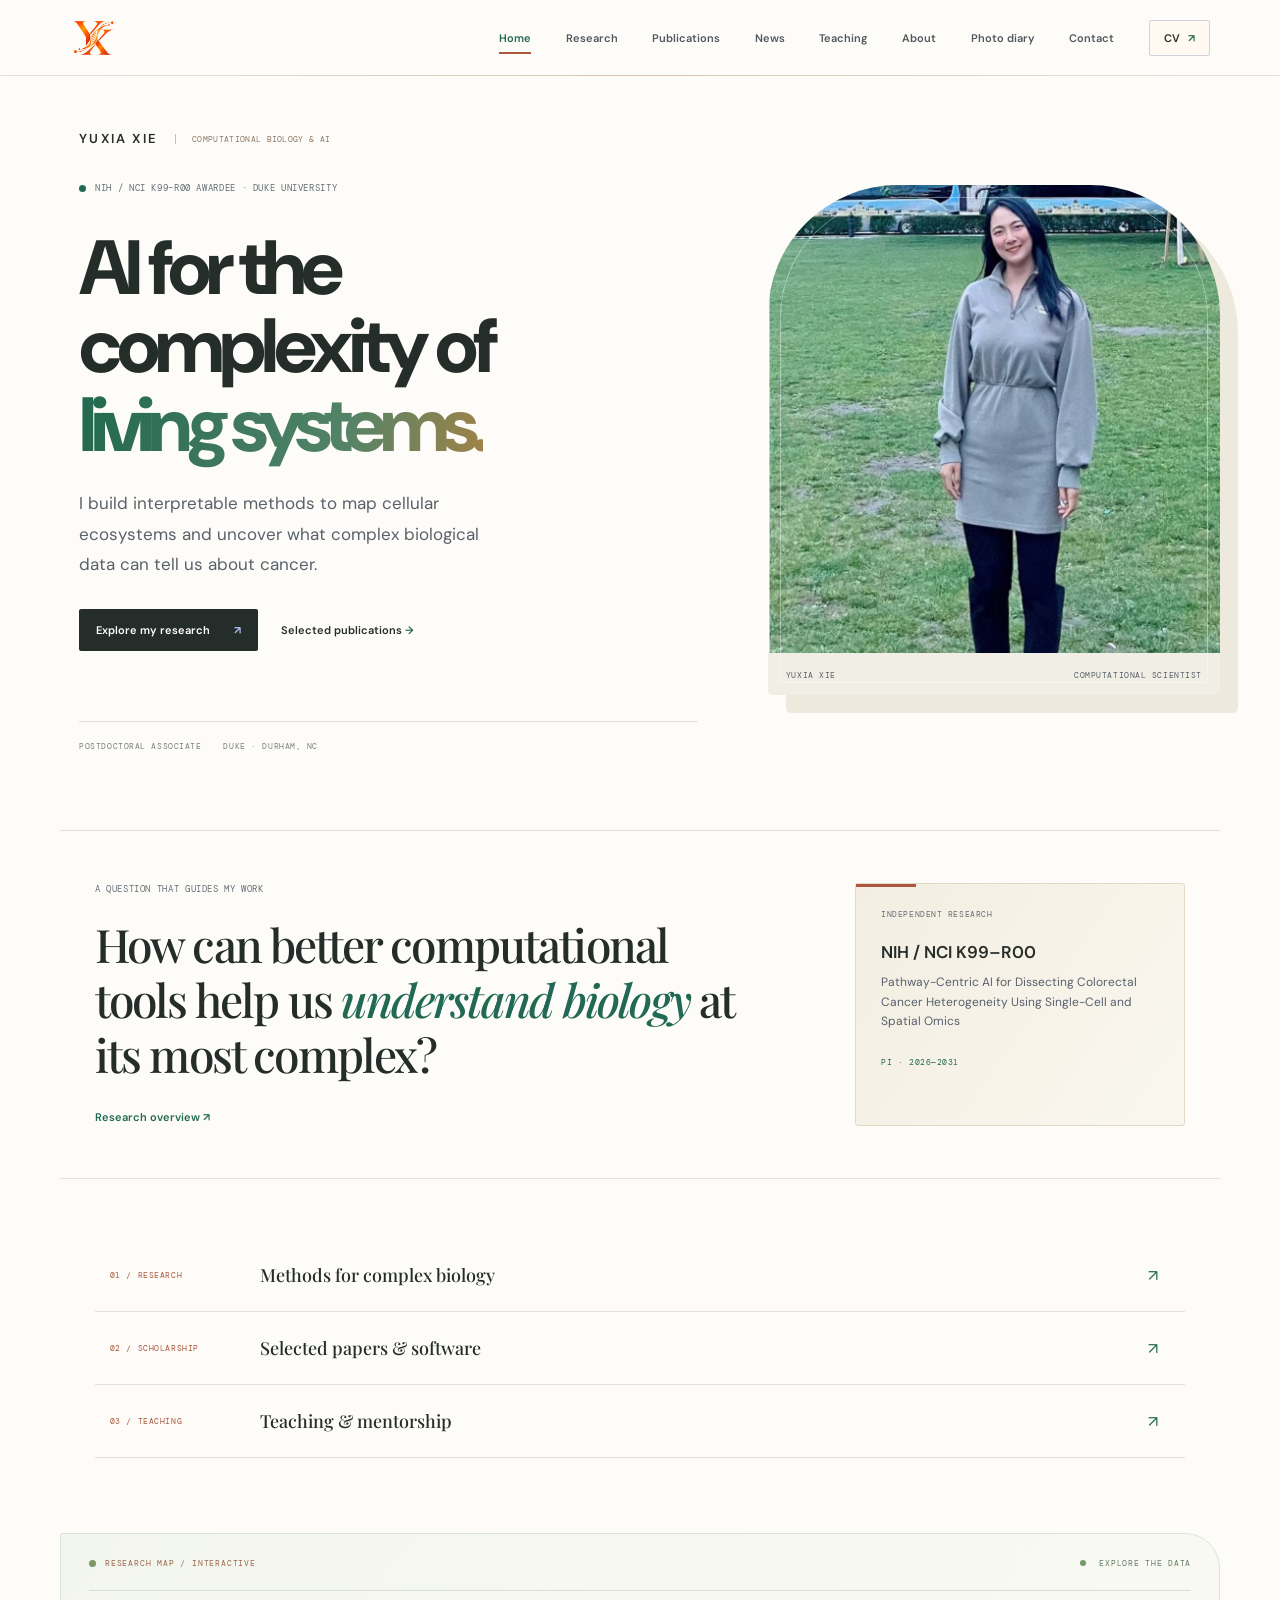
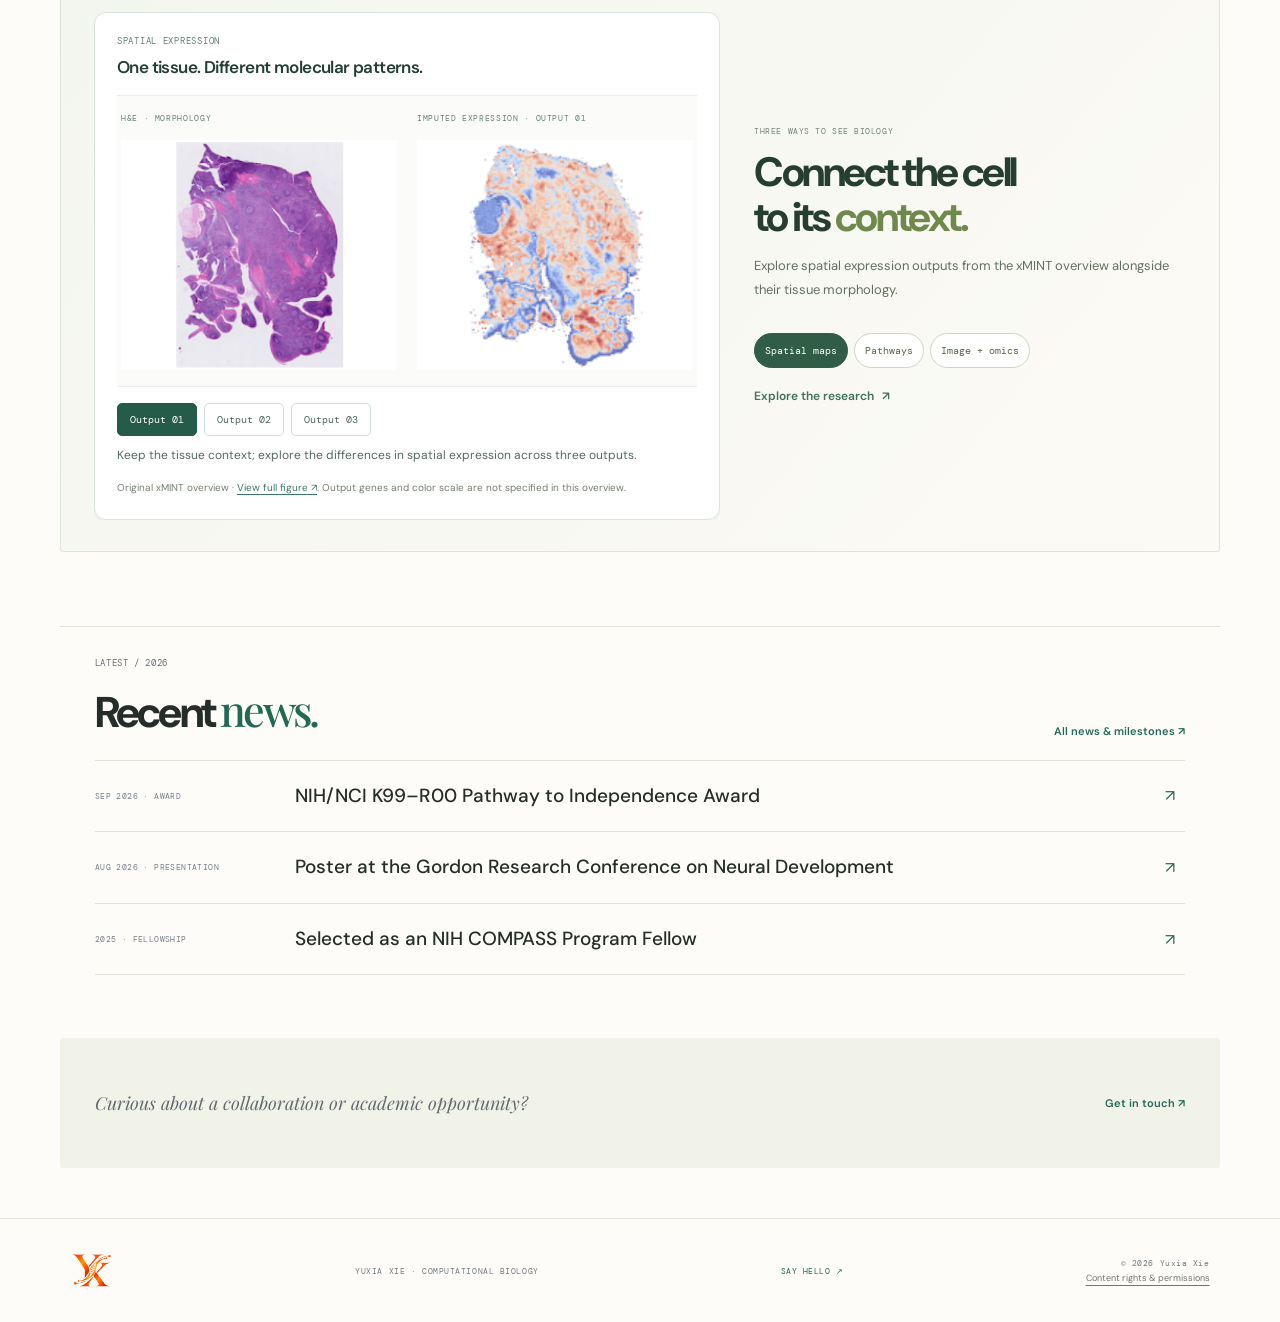
<file: index.html>
<!doctype html><html lang="en"><head><meta charset="utf-8"><meta name="viewport" content="width=device-width, initial-scale=1"><meta name="theme-color" content="#fbfbf8"><meta name="description" content="Yuxia Xie develops computational methods to connect complex biological data to clear, testable insight."><title>Yuxia Xie | Computational Biology &amp; AI</title><link rel="preconnect" href="https://fonts.googleapis.com"><link rel="preconnect" href="https://fonts.gstatic.com" crossorigin><link href="https://fonts.googleapis.com/css2?family=DM+Mono:wght@400;500&family=DM+Sans:wght@400;500;600;700;800&family=Playfair+Display:ital,wght@0,500;0,600;1,500;1,600&display=swap" rel="stylesheet"><link rel="stylesheet" href="style.css"><link rel="stylesheet" href="science.css"><link rel="stylesheet" href="editorial.css"></head><body><header class="site-header"><a class="brand brand-image" href="index.html" aria-label="Yuxia Xie home"><img src="logo.png" alt=""></a><button class="menu-toggle" aria-expanded="false" aria-controls="main-nav">MENU <span>☰</span></button><nav id="main-nav"><a href="index.html" data-page="home">Home</a><a href="research.html" data-page="research">Research</a><a href="publications.html" data-page="publications">Publications</a><a href="news.html" data-page="news">News</a><a href="teaching.html" data-page="teaching">Teaching</a><a href="about.html" data-page="about">About</a><a href="field-notes.html" data-page="field-notes">Photo diary</a><a href="contact.html" data-page="contact">Contact</a><a class="nav-cv" href="cv.html" data-page="cv">CV <span>↗</span></a></nav></header><main class="page-shell" data-active="home"><section class="home-hero"><div class="hero-copy"><div class="hero-signature">YUXIA XIE <span>COMPUTATIONAL BIOLOGY &amp; AI</span></div><p class="eyebrow"><i></i> NIH / NCI K99–R00 AWARDEE · DUKE UNIVERSITY</p><h1>AI for the<br>complexity of<br><em>living systems.</em></h1><p class="hero-lede">I build interpretable methods to map cellular ecosystems and uncover what complex biological data can tell us about cancer.</p><div class="hero-links"><a class="pill-link dark" href="research.html">Explore my research <span>↗</span></a><a class="plain-link" href="publications.html">Selected publications <span>→</span></a></div><div class="hero-meta"><span>POSTDOCTORAL ASSOCIATE</span><span>DUKE · DURHAM, NC</span></div></div><div class="hero-portrait"><img src="assets/yuxia-xie.png" alt="Yuxia Xie"/><div class="portrait-caption"><span>YUXIA XIE</span><span>COMPUTATIONAL SCIENTIST</span></div><div class="portrait-side">METHODS · DATA · BIOLOGY</div></div></section>
<section class="home-lower"><div class="home-statement"><span class="eyebrow">A QUESTION THAT GUIDES MY WORK</span><h2>How can better computational tools help us <em>understand biology</em> at its most complex?</h2><a class="arrow-link" href="research.html">Research overview <span>↗</span></a></div><aside class="home-highlight"><span class="eyebrow">INDEPENDENT RESEARCH</span><b>NIH / NCI K99–R00</b><p>Pathway-Centric AI for Dissecting Colorectal Cancer Heterogeneity Using Single-Cell and Spatial Omics</p><span class="highlight-years">PI · 2026—2031</span></aside></section>
<section class="home-index" aria-label="Explore my work"><a href="research.html"><span>01 / RESEARCH</span><b>Methods for complex biology</b><i>↗</i></a><a href="publications.html"><span>02 / SCHOLARSHIP</span><b>Selected papers & software</b><i>↗</i></a><a href="teaching.html"><span>03 / TEACHING</span><b>Teaching & mentorship</b><i>↗</i></a></section><section class="research-stage reveal" aria-labelledby="stage-title"><div class="stage-top"><span class="eyebrow"><i></i> RESEARCH MAP / INTERACTIVE</span><span class="stage-status"><b></b> EXPLORE THE DATA</span></div><div class="stage-main"><div class="stage-visual"><div data-science-panel="spatial"><div class="science-module spatial-module"><div class="figure-heading"><span>SPATIAL EXPRESSION</span><b>One tissue. Different molecular patterns.</b></div><div class="tissue-pair"><div><span class="data-label">H&E · MORPHOLOGY</span><svg class="figure-crop " viewBox="16 317 161 220" role="img" aria-label="H&E stained tissue section from the xMINT overview"><svg x="16" y="317" width="161" height="220" viewBox="16 317 161 220" overflow="hidden"><image href="assets/imported/research-projects-00.png" width="1280" height="615"/></svg></svg></div><div><span class="data-label map-label">IMPUTED EXPRESSION · OUTPUT 01</span><div class="map-output" data-map-panel="0"><svg class="figure-crop " viewBox="1138 35 122 157" role="img" aria-label="xMINT spatial expression output 1"><svg x="1138" y="35" width="122" height="157" viewBox="1138 35 122 157" overflow="hidden"><image href="assets/imported/research-projects-00.png" width="1280" height="615"/></svg></svg></div><div class="map-output" data-map-panel="1" hidden><svg class="figure-crop " viewBox="1138 195 122 157" role="img" aria-label="xMINT spatial expression output 2"><svg x="1138" y="195" width="122" height="157" viewBox="1138 195 122 157" overflow="hidden"><image href="assets/imported/research-projects-00.png" width="1280" height="615"/></svg></svg></div><div class="map-output" data-map-panel="2" hidden><svg class="figure-crop " viewBox="1138 353 122 157" role="img" aria-label="xMINT spatial expression output 3"><svg x="1138" y="353" width="122" height="157" viewBox="1138 353 122 157" overflow="hidden"><image href="assets/imported/research-projects-00.png" width="1280" height="615"/></svg></svg></div></div></div><div class="figure-controls" role="group" aria-label="Select spatial output"><button data-map="0" aria-pressed="true" class="active">Output 01</button><button data-map="1" aria-pressed="false" class="">Output 02</button><button data-map="2" aria-pressed="false" class="">Output 03</button></div><p class="figure-explanation">Keep the tissue context; explore the differences in spatial expression across three outputs.</p><p class="figure-source">Original xMINT overview · <a href="assets/imported/research-projects-00.png" target="_blank" rel="noreferrer">View full figure ↗</a>. Output genes and color scale are not specified in this overview.</p></div></div><div data-science-panel="pathway" hidden><div class="science-module pathway-module"><div class="figure-heading"><span>PATHWAY STRUCTURE</span><b>Follow a signal from membrane to nucleus.</b></div><svg class="pathway-diagram" viewBox="0 0 600 395" role="img" aria-label="Simplified EGFR to RAS RAF MEK ERK signaling cascade"><defs><marker id="arrowMAPK" viewBox="0 0 10 10" refX="8" refY="5" markerWidth="5" markerHeight="5" orient="auto-start-reverse"><path d="M0 0 10 5 0 10z" fill="#548a7d"/></marker></defs><path d="M30 70H570M30 77H570" stroke="#bad4ca" stroke-width="3"/><text x="22" y="57" class="compartment">MEMBRANE</text><text x="22" y="104" class="compartment">CYTOPLASM</text><rect x="383" y="319" width="177" height="72" rx="35" fill="#f2ece0"/><g fill="none" stroke="#548a7d" stroke-width="2" marker-end="url(#arrowMAPK)"><path class="path-flow" d="M300 60V91"/><path class="path-flow" d="M300 132V163"/><path class="path-flow" d="M300 204V224H135V242"/><path class="path-flow" d="M194 263H240"/><path class="path-flow" d="M359 263H405"/><path class="path-flow" d="M465 283V328"/></g><g class="pathway-node" data-node="0" role="button" tabindex="0" aria-label="Learn about EGFR"><rect x="241" y="20" width="118" height="40" rx="8"/><text x="300" y="38" text-anchor="middle">EGFR</text><text class="node-sub" x="300" y="52" text-anchor="middle">Receptor</text></g><g class="pathway-node" data-node="1" role="button" tabindex="0" aria-label="Learn about GRB2 / SOS"><rect x="241" y="92" width="118" height="40" rx="8"/><text x="300" y="110" text-anchor="middle">GRB2 / SOS</text><text class="node-sub" x="300" y="124" text-anchor="middle">Adaptor + GEF</text></g><g class="pathway-node" data-node="2" role="button" tabindex="0" aria-label="Learn about RAS–GTP"><rect x="241" y="164" width="118" height="40" rx="8"/><text x="300" y="182" text-anchor="middle">RAS–GTP</text><text class="node-sub" x="300" y="196" text-anchor="middle">Molecular switch</text></g><g class="pathway-node" data-node="3" role="button" tabindex="0" aria-label="Learn about RAF"><rect x="76" y="243" width="118" height="40" rx="8"/><text x="135" y="261" text-anchor="middle">RAF</text><text class="node-sub" x="135" y="275" text-anchor="middle">MAP3K</text></g><g class="pathway-node" data-node="4" role="button" tabindex="0" aria-label="Learn about MEK1/2"><rect x="241" y="243" width="118" height="40" rx="8"/><text x="300" y="261" text-anchor="middle">MEK1/2</text><text class="node-sub" x="300" y="275" text-anchor="middle">MAP2K</text></g><g class="pathway-node" data-node="5" role="button" tabindex="0" aria-label="Learn about ERK1/2"><rect x="406" y="243" width="118" height="40" rx="8"/><text x="465" y="261" text-anchor="middle">ERK1/2</text><text class="node-sub" x="465" y="275" text-anchor="middle">MAPK</text></g><g class="pathway-node" data-node="6" role="button" tabindex="0" aria-label="Learn about Nuclear targets"><rect x="406" y="329" width="118" height="40" rx="8"/><text x="465" y="347" text-anchor="middle">Nuclear targets</text><text class="node-sub" x="465" y="361" text-anchor="middle">Transcription</text></g></svg><p class="node-detail" aria-live="polite">Select a molecule to explore its role in the signaling cascade.</p><p class="figure-source">Simplified biological example, not an xGATE result. Arrows indicate signaling steps, including indirect steps. <a href="https://reactome.org/content/detail/R-HSA-177929" target="_blank" rel="noreferrer">EGFR</a> · <a href="https://reactome.org/content/detail/R-HSA-5673001" target="_blank" rel="noreferrer">RAF–MAPK / Reactome ↗</a></p></div></div><div data-science-panel="multimodal" hidden><div class="science-module multimodal-module" data-step="0"><div class="figure-heading"><span>xMINT · MULTIMODAL LEARNING</span><b>From tissue images to molecular detail.</b></div><div class="modality-inputs"><div class="modality-card" data-pipeline="0"><span class="data-label">H&E IMAGE</span><svg class="figure-crop " viewBox="16 317 161 220" role="img" aria-label="Original H&E tissue section"><svg x="16" y="317" width="161" height="220" viewBox="16 317 161 220" overflow="hidden"><image href="assets/imported/research-projects-00.png" width="1280" height="615"/></svg></svg></div><div class="modality-card" data-pipeline="0"><span class="data-label">GENE PANEL</span><svg class="figure-crop " viewBox="17 16 160 159" role="img" aria-label="Schematic expression matrix in the original xMINT figure"><svg x="17" y="16" width="160" height="159" viewBox="17 16 160 159" overflow="hidden"><image href="assets/imported/research-projects-00.png" width="1280" height="615"/></svg></svg></div><div class="modality-card" data-pipeline="1"><span class="data-label">IMAGE PATCH</span><svg class="figure-crop " viewBox="270 406 165 151" role="img" aria-label="Histology patch from the original xMINT figure"><svg x="270" y="406" width="165" height="151" viewBox="270 406 165 151" overflow="hidden"><image href="assets/imported/research-projects-00.png" width="1280" height="615"/></svg></svg></div></div><div class="integration-track"><span></span><b data-pipeline="2">CROSS-MODAL ATTENTION</b><span></span></div><div class="output-strip" data-pipeline="3"><span class="data-label">IMPUTED SPATIAL EXPRESSION</span><svg class="figure-crop " viewBox="1138 35 122 157" role="img" aria-label="xMINT output 1"><svg x="1138" y="35" width="122" height="157" viewBox="1138 35 122 157" overflow="hidden"><image href="assets/imported/research-projects-00.png" width="1280" height="615"/></svg></svg><svg class="figure-crop " viewBox="1138 195 122 157" role="img" aria-label="xMINT output 2"><svg x="1138" y="195" width="122" height="157" viewBox="1138 195 122 157" overflow="hidden"><image href="assets/imported/research-projects-00.png" width="1280" height="615"/></svg></svg><svg class="figure-crop " viewBox="1138 353 122 157" role="img" aria-label="xMINT output 3"><svg x="1138" y="353" width="122" height="157" viewBox="1138 353 122 157" overflow="hidden"><image href="assets/imported/research-projects-00.png" width="1280" height="615"/></svg></svg></div><div class="figure-controls pipeline-controls"><button data-play aria-pressed="false">Play walkthrough</button><button data-step-select="0" aria-label="Step 1: Inputs" aria-pressed="true">01</button><button data-step-select="1" aria-label="Step 2: Image features" aria-pressed="false">02</button><button data-step-select="2" aria-label="Step 3: Integration" aria-pressed="false">03</button><button data-step-select="3" aria-label="Step 4: Imputation" aria-pressed="false">04</button></div><p class="pipeline-detail" aria-live="polite">01 / INPUTS — H&E morphology and a targeted gene panel provide complementary views of the tissue.</p><p class="figure-source">Original xMINT overview · <a href="assets/imported/research-projects-00.png" target="_blank" rel="noreferrer">View full figure ↗</a>. Output genes and color scale are not specified in this overview.</p></div></div></div><div class="stage-copy"><span class="eyebrow">THREE WAYS TO SEE BIOLOGY</span><h2 id="stage-title">Connect the cell<br>to its <em>context.</em></h2><p id="stage-description">Explore spatial expression outputs from the xMINT overview alongside their tissue morphology.</p><div class="stage-tabs" role="group" aria-label="Choose a research lens"><button class="active" data-stage="spatial" aria-pressed="true">Spatial maps</button><button data-stage="pathway" aria-pressed="false">Pathways</button><button data-stage="multimodal" aria-pressed="false">Image + omics</button></div><a href="research.html" class="stage-link">Explore the research <span>↗</span></a></div></div></section>
<section class="home-news reveal"><div class="news-heading"><div><span class="eyebrow">LATEST / 2026</span><h2>Recent <em>news.</em></h2></div><a class="arrow-link" href="news.html">All news & milestones ↗</a></div><div class="home-news-list"><a href="news.html#k99"><span>SEP 2026 · AWARD</span><b>NIH/NCI K99–R00 Pathway to Independence Award</b><i>↗</i></a><a href="news.html#gordon"><span>AUG 2026 · PRESENTATION</span><b>Poster at the Gordon Research Conference on Neural Development</b><i>↗</i></a><a href="news.html#compass"><span>2025 · FELLOWSHIP</span><b>Selected as an NIH COMPASS Program Fellow</b><i>↗</i></a></div></section>
<section class="home-end"><p>Curious about a collaboration or academic opportunity?</p><a href="mailto:yuxia.xie@duke.edu">Get in touch ↗</a></section></main><footer class="site-footer"><a class="brand brand-image" href="index.html" aria-label="Yuxia Xie home"><img src="logo.png" alt=""></a><span>YUXIA XIE · COMPUTATIONAL BIOLOGY</span><a href="mailto:yuxia.xie@duke.edu">SAY HELLO ↗</a><span class="footer-rights">© 2026 Yuxia Xie<br><a href="rights.html">Content rights &amp; permissions</a></span></footer><div class="lightbox" aria-hidden="true"><button class="lightbox-close" aria-label="Close image">×</button><img alt=""></div><script src="script.js"></script><script src="science.js"></script></body></html>
</file>
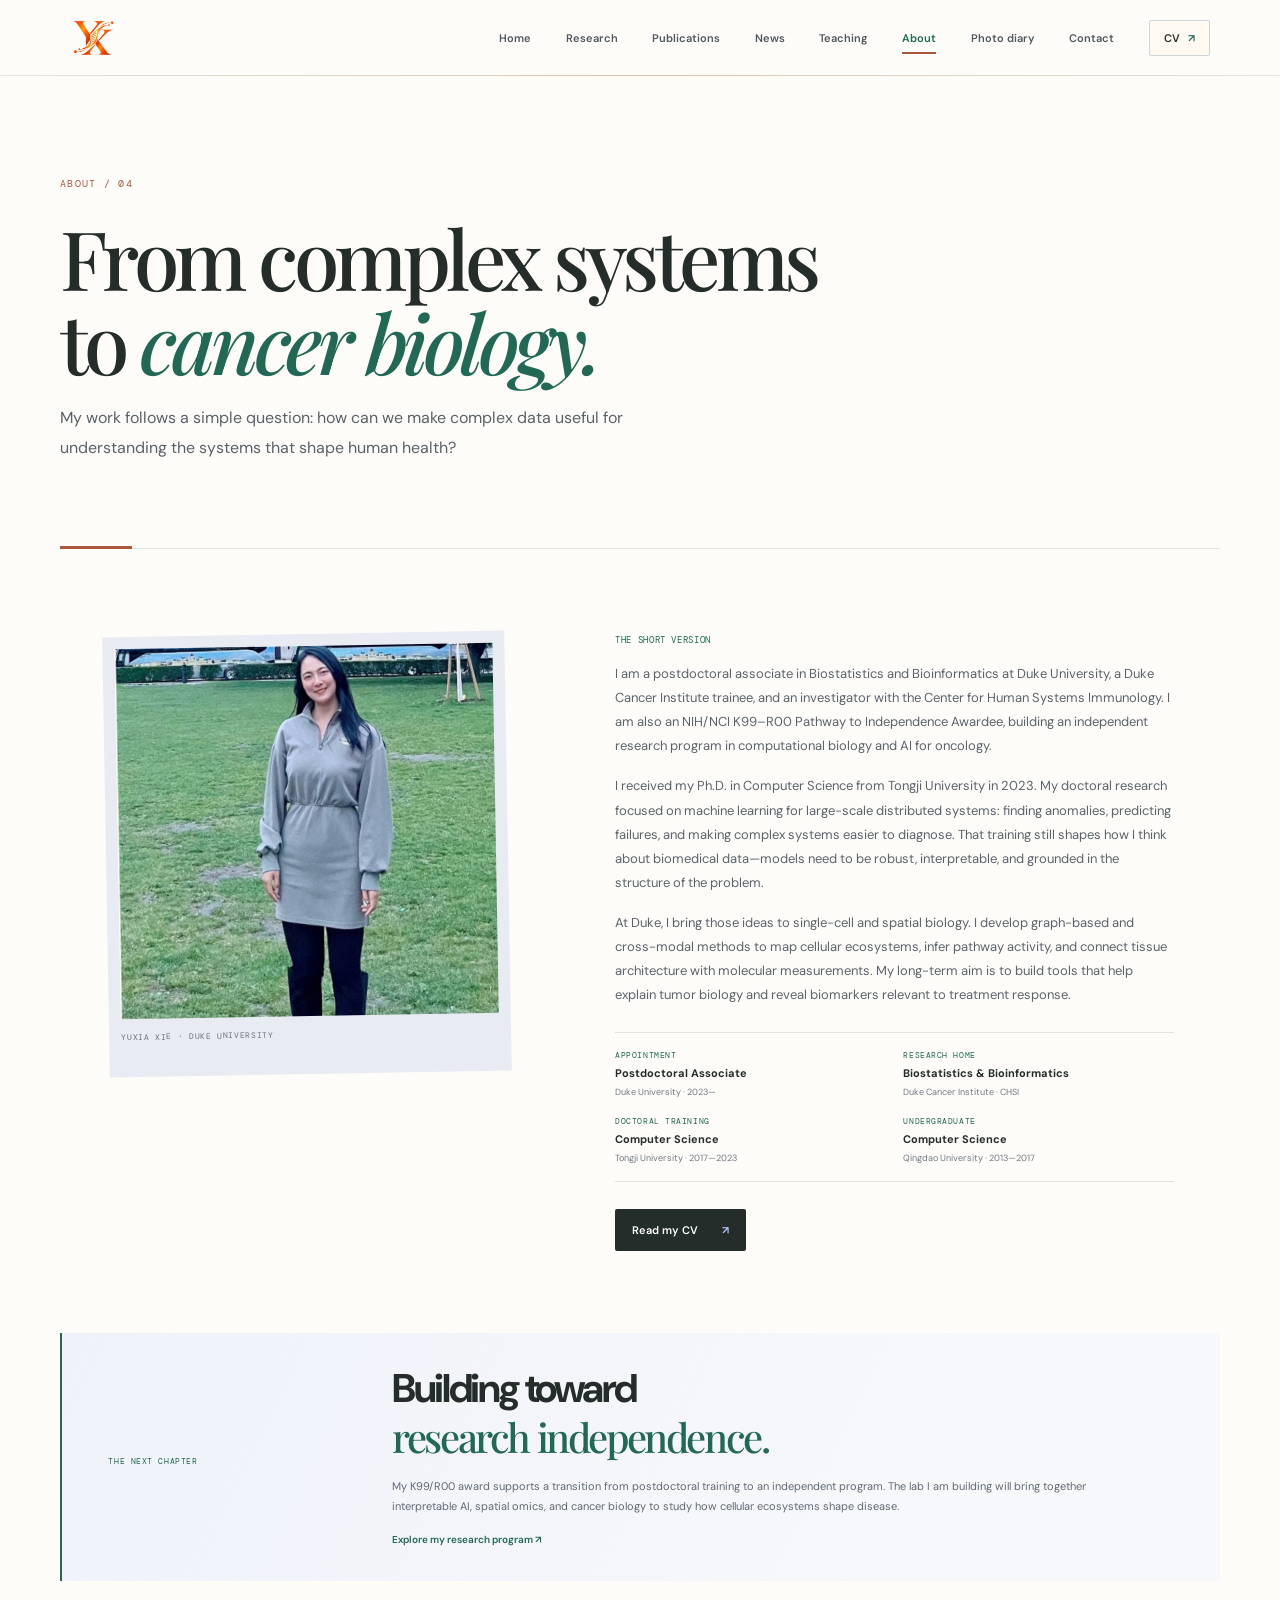
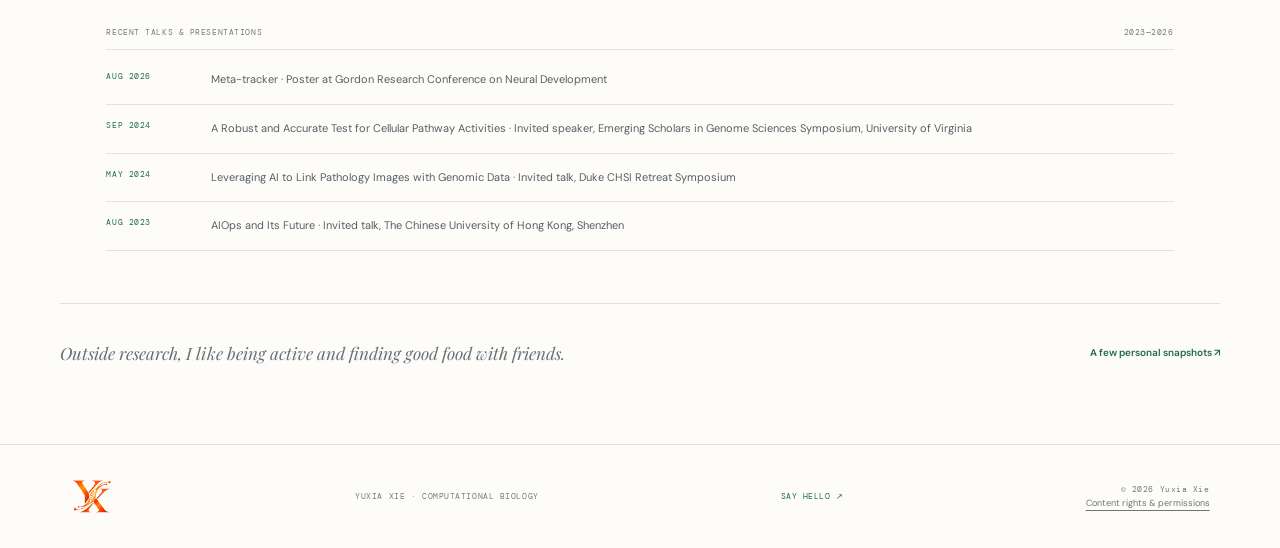
<file: about.html>
<!doctype html><html lang="en"><head><meta charset="utf-8"><meta name="viewport" content="width=device-width, initial-scale=1"><meta name="theme-color" content="#fbfbf8"><meta name="description" content="Biography, academic background, and talks by Yuxia Xie."><title>About | Yuxia Xie</title><link rel="preconnect" href="https://fonts.googleapis.com"><link rel="preconnect" href="https://fonts.gstatic.com" crossorigin><link href="https://fonts.googleapis.com/css2?family=DM+Mono:wght@400;500&family=DM+Sans:wght@400;500;600;700;800&family=Playfair+Display:ital,wght@0,500;0,600;1,500;1,600&display=swap" rel="stylesheet"><link rel="stylesheet" href="style.css"><link rel="stylesheet" href="editorial.css"></head><body><header class="site-header"><a class="brand brand-image" href="index.html" aria-label="Yuxia Xie home"><img src="logo.png" alt=""></a><button class="menu-toggle" aria-expanded="false" aria-controls="main-nav">MENU <span>☰</span></button><nav id="main-nav"><a href="index.html" data-page="home">Home</a><a href="research.html" data-page="research">Research</a><a href="publications.html" data-page="publications">Publications</a><a href="news.html" data-page="news">News</a><a href="teaching.html" data-page="teaching">Teaching</a><a href="about.html" data-page="about">About</a><a href="field-notes.html" data-page="field-notes">Photo diary</a><a href="contact.html" data-page="contact">Contact</a><a class="nav-cv" href="cv.html" data-page="cv">CV <span>↗</span></a></nav></header><main class="page-shell" data-active="about"><header class="page-intro"><p class="eyebrow">ABOUT / 04</p><h1>From complex systems<br>to <em>cancer biology.</em></h1><p class="intro-lede">My work follows a simple question: how can we make complex data useful for understanding the systems that shape human health?</p></header><section class="bio-layout"><div class="bio-photo"><img src="assets/yuxia-xie.png" alt="Yuxia Xie"><span>YUXIA XIE · DUKE UNIVERSITY</span></div><div class="bio-copy"><span class="eyebrow">THE SHORT VERSION</span><p>I am a postdoctoral associate in Biostatistics and Bioinformatics at Duke University, a Duke Cancer Institute trainee, and an investigator with the Center for Human Systems Immunology. I am also an NIH/NCI K99–R00 Pathway to Independence Awardee, building an independent research program in computational biology and AI for oncology.</p><p>I received my Ph.D. in Computer Science from Tongji University in 2023. My doctoral research focused on machine learning for large-scale distributed systems: finding anomalies, predicting failures, and making complex systems easier to diagnose. That training still shapes how I think about biomedical data—models need to be robust, interpretable, and grounded in the structure of the problem.</p><p>At Duke, I bring those ideas to single-cell and spatial biology. I develop graph-based and cross-modal methods to map cellular ecosystems, infer pathway activity, and connect tissue architecture with molecular measurements. My long-term aim is to build tools that help explain tumor biology and reveal biomarkers relevant to treatment response.</p><div class="bio-facts"><div><span>APPOINTMENT</span><b>Postdoctoral Associate</b><small>Duke University · 2023—</small></div><div><span>RESEARCH HOME</span><b>Biostatistics & Bioinformatics</b><small>Duke Cancer Institute · CHSI</small></div><div><span>DOCTORAL TRAINING</span><b>Computer Science</b><small>Tongji University · 2017—2023</small></div><div><span>UNDERGRADUATE</span><b>Computer Science</b><small>Qingdao University · 2013—2017</small></div></div><a class="pill-link dark" href="Xie_CV.pdf" target="_blank" rel="noreferrer">Read my CV <span>↗</span></a></div></section><section class="independence-callout reveal"><span class="eyebrow">THE NEXT CHAPTER</span><div><h2>Building toward<br><em>research independence.</em></h2><p>My K99/R00 award supports a transition from postdoctoral training to an independent program. The lab I am building will bring together interpretable AI, spatial omics, and cancer biology to study how cellular ecosystems shape disease.</p><a href="research.html">Explore my research program ↗</a></div></section><section class="talks-section"><div class="section-label"><span>RECENT TALKS & PRESENTATIONS</span><span>2023—2026</span></div><div class="talk-row"><span>AUG 2026</span><p>Meta-tracker · Poster at Gordon Research Conference on Neural Development</p></div><div class="talk-row"><span>SEP 2024</span><p>A Robust and Accurate Test for Cellular Pathway Activities · Invited speaker, Emerging Scholars in Genome Sciences Symposium, University of Virginia</p></div><div class="talk-row"><span>MAY 2024</span><p>Leveraging AI to Link Pathology Images with Genomic Data · Invited talk, Duke CHSI Retreat Symposium</p></div><div class="talk-row"><span>AUG 2023</span><p>AIOps and Its Future · Invited talk, The Chinese University of Hong Kong, Shenzhen</p></div></section><section class="about-end"><p>Outside research, I like being active and finding good food with friends.</p><a href="field-notes.html">A few personal snapshots ↗</a></section></main><footer class="site-footer"><a class="brand brand-image" href="index.html" aria-label="Yuxia Xie home"><img src="logo.png" alt=""></a><span>YUXIA XIE · COMPUTATIONAL BIOLOGY</span><a href="mailto:yuxia.xie@duke.edu">SAY HELLO ↗</a><span class="footer-rights">© 2026 Yuxia Xie<br><a href="rights.html">Content rights &amp; permissions</a></span></footer><div class="lightbox" aria-hidden="true"><button class="lightbox-close" aria-label="Close image">×</button><img alt=""></div><script src="script.js"></script></body></html>
</file>
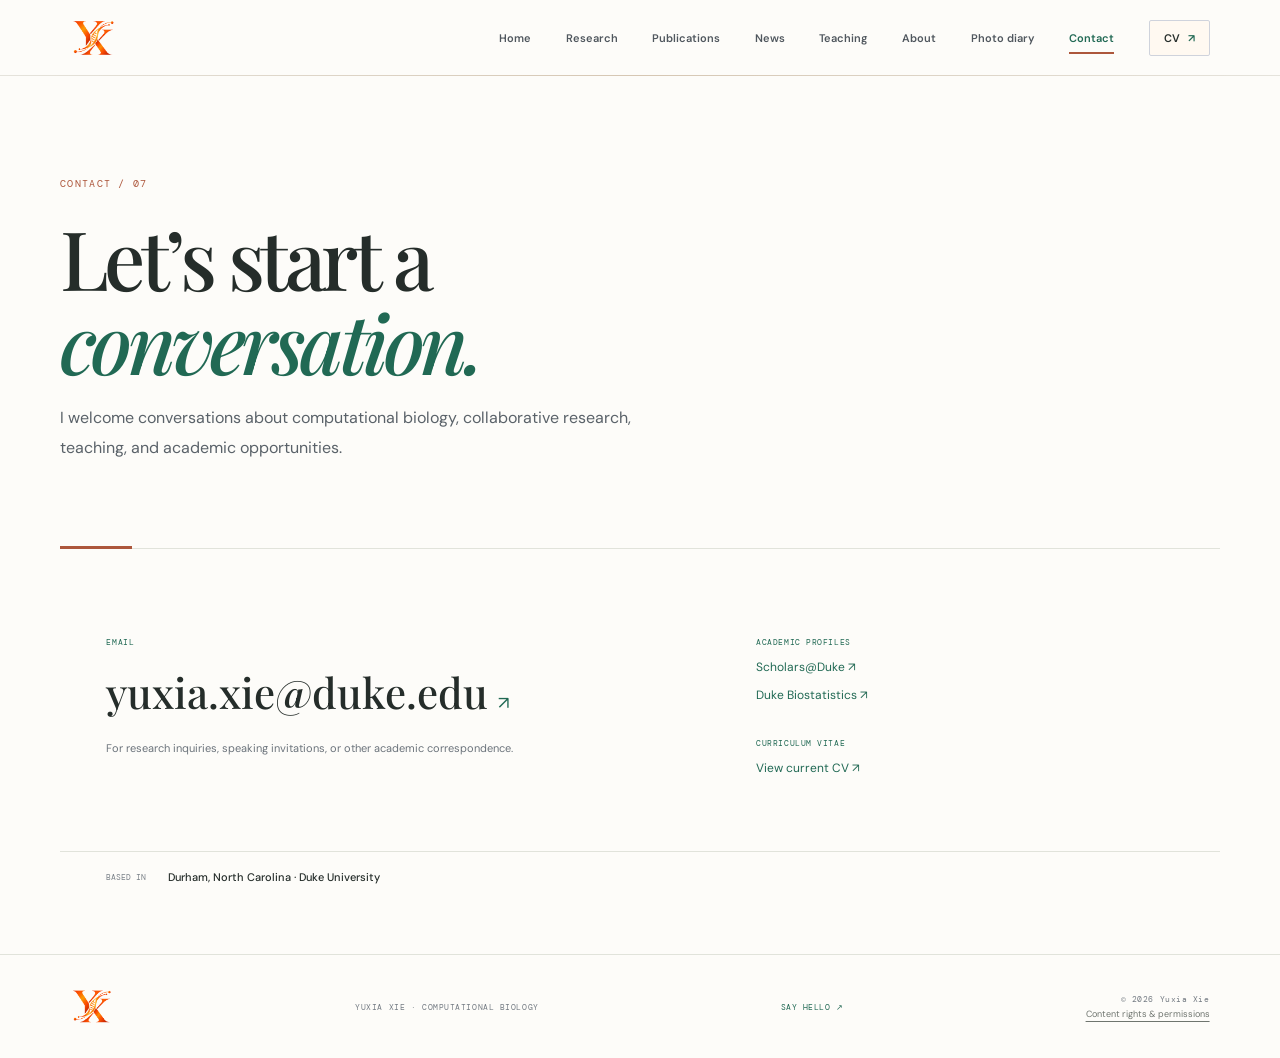
<file: contact.html>
<!doctype html><html lang="en"><head><meta charset="utf-8"><meta name="viewport" content="width=device-width, initial-scale=1"><meta name="theme-color" content="#fbfbf8"><meta name="description" content="Contact Yuxia Xie about research, collaboration, teaching, and academic opportunities."><title>Contact | Yuxia Xie</title><link rel="preconnect" href="https://fonts.googleapis.com"><link rel="preconnect" href="https://fonts.gstatic.com" crossorigin><link href="https://fonts.googleapis.com/css2?family=DM+Mono:wght@400;500&family=DM+Sans:wght@400;500;600;700;800&family=Playfair+Display:ital,wght@0,500;0,600;1,500;1,600&display=swap" rel="stylesheet"><link rel="stylesheet" href="style.css"><link rel="stylesheet" href="editorial.css"></head><body><header class="site-header"><a class="brand brand-image" href="index.html" aria-label="Yuxia Xie home"><img src="logo.png" alt=""></a><button class="menu-toggle" aria-expanded="false" aria-controls="main-nav">MENU <span>☰</span></button><nav id="main-nav"><a href="index.html" data-page="home">Home</a><a href="research.html" data-page="research">Research</a><a href="publications.html" data-page="publications">Publications</a><a href="news.html" data-page="news">News</a><a href="teaching.html" data-page="teaching">Teaching</a><a href="about.html" data-page="about">About</a><a href="field-notes.html" data-page="field-notes">Photo diary</a><a href="contact.html" data-page="contact">Contact</a><a class="nav-cv" href="cv.html" data-page="cv">CV <span>↗</span></a></nav></header><main class="page-shell" data-active="contact"><header class="page-intro"><p class="eyebrow">CONTACT / 07</p><h1>Let’s start a<br><em>conversation.</em></h1><p class="intro-lede">I welcome conversations about computational biology, collaborative research, teaching, and academic opportunities.</p></header><section class="contact-layout"><div class="contact-primary"><span class="eyebrow">EMAIL</span><a href="mailto:yuxia.xie@duke.edu">yuxia.xie@duke.edu <i>↗</i></a><p>For research inquiries, speaking invitations, or other academic correspondence.</p></div><div class="contact-secondary"><div><span class="eyebrow">ACADEMIC PROFILES</span><a href="https://scholars.duke.edu/person/yuxia.xie" target="_blank" rel="noreferrer">Scholars@Duke ↗</a><a href="https://biostat.duke.edu/profile/yuxia-xie" target="_blank" rel="noreferrer">Duke Biostatistics ↗</a></div><div><span class="eyebrow">CURRICULUM VITAE</span><a href="cv.html">View current CV ↗</a></div></div></section><section class="contact-footnote"><span>BASED IN</span><b>Durham, North Carolina · Duke University</b></section></main><footer class="site-footer"><a class="brand brand-image" href="index.html" aria-label="Yuxia Xie home"><img src="logo.png" alt=""></a><span>YUXIA XIE · COMPUTATIONAL BIOLOGY</span><a href="mailto:yuxia.xie@duke.edu">SAY HELLO ↗</a><span class="footer-rights">© 2026 Yuxia Xie<br><a href="rights.html">Content rights &amp; permissions</a></span></footer><script src="script.js"></script></body></html>
</file>
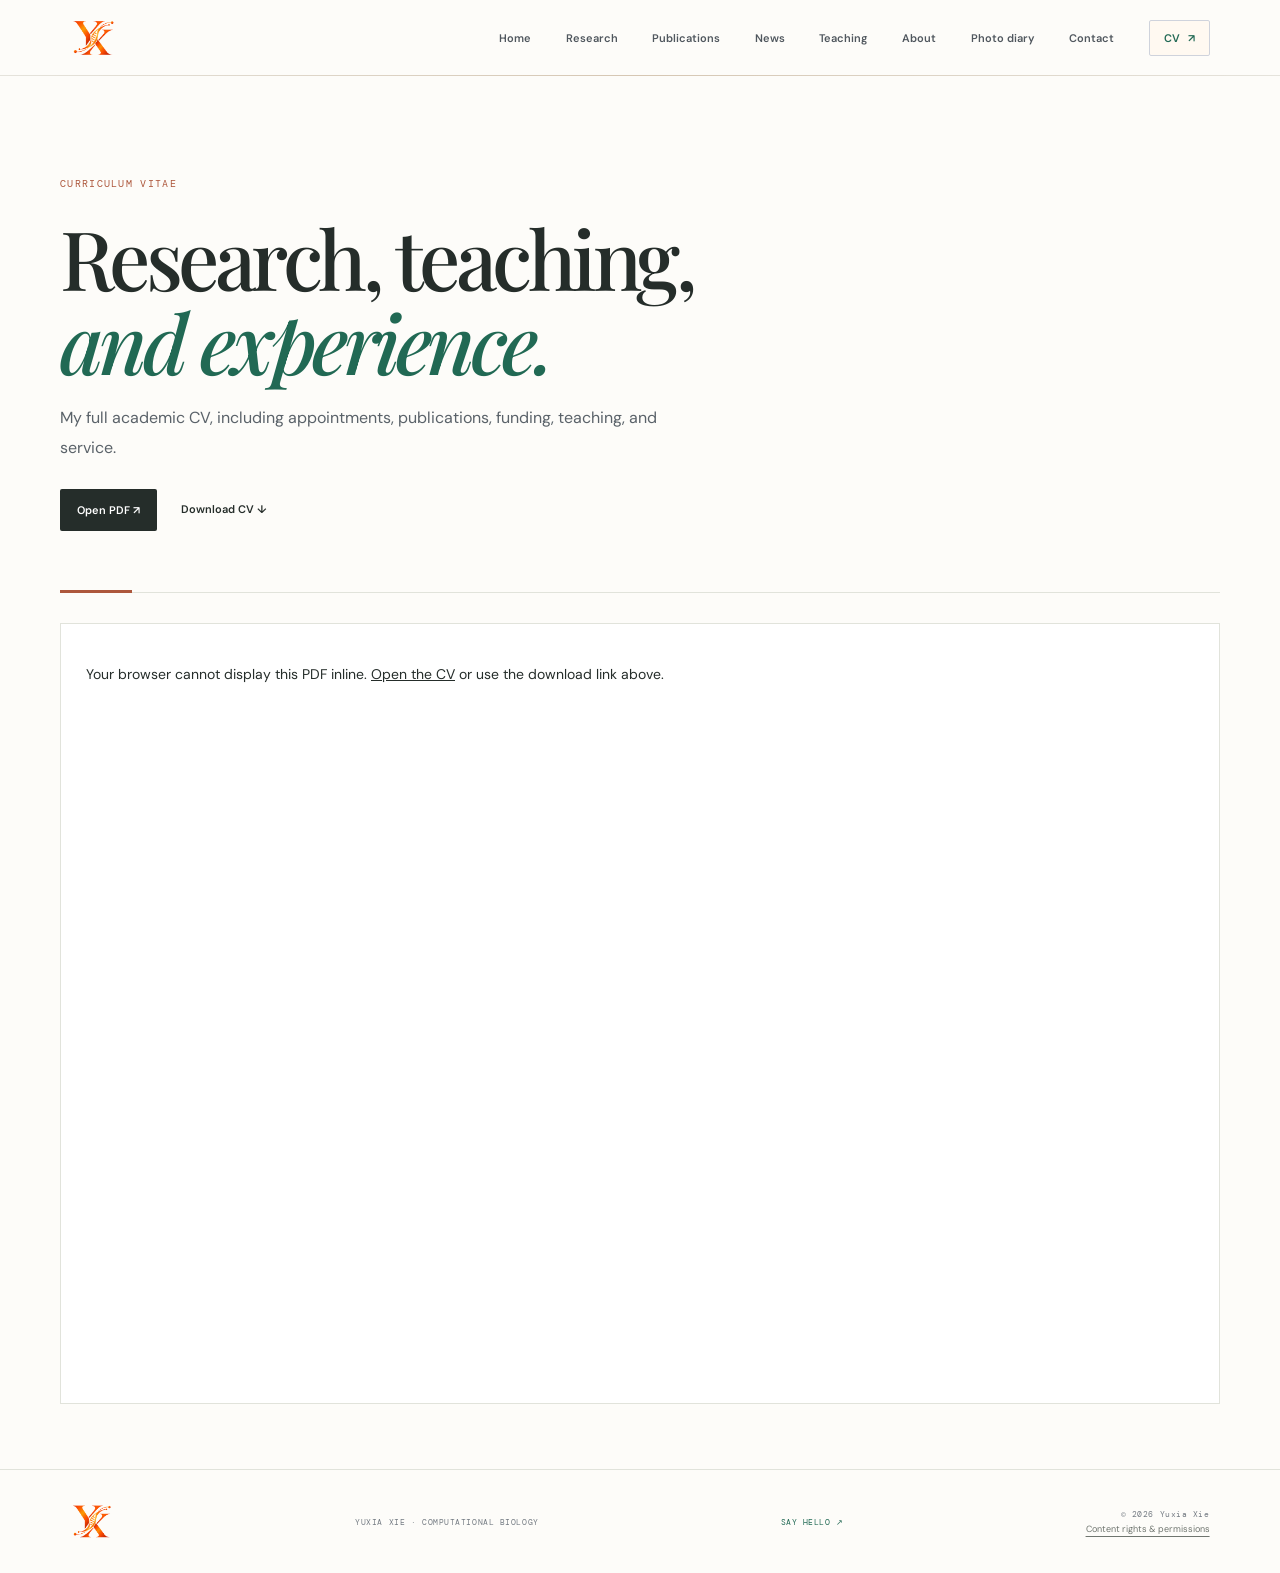
<file: cv.html>
<!doctype html><html lang="en"><head><meta charset="utf-8"><meta name="viewport" content="width=device-width, initial-scale=1"><meta name="theme-color" content="#fbfbf8"><meta name="description" content="Academic curriculum vitae of Yuxia Xie: research, publications, funding, teaching, and service."><title>CV | Yuxia Xie</title><link rel="preconnect" href="https://fonts.googleapis.com"><link rel="preconnect" href="https://fonts.gstatic.com" crossorigin><link href="https://fonts.googleapis.com/css2?family=DM+Mono:wght@400;500&family=DM+Sans:wght@400;500;600;700;800&family=Playfair+Display:ital,wght@0,500;0,600;1,500;1,600&display=swap" rel="stylesheet"><link rel="stylesheet" href="style.css"><link rel="stylesheet" href="editorial.css"></head><body><header class="site-header"><a class="brand brand-image" href="index.html" aria-label="Yuxia Xie home"><img src="logo.png" alt=""></a><button class="menu-toggle" aria-expanded="false" aria-controls="main-nav">MENU <span>☰</span></button><nav id="main-nav"><a href="index.html" data-page="home">Home</a><a href="research.html" data-page="research">Research</a><a href="publications.html" data-page="publications">Publications</a><a href="news.html" data-page="news">News</a><a href="teaching.html" data-page="teaching">Teaching</a><a href="about.html" data-page="about">About</a><a href="field-notes.html" data-page="field-notes">Photo diary</a><a href="contact.html" data-page="contact">Contact</a><a class="nav-cv" href="cv.html" data-page="cv">CV <span>↗</span></a></nav></header><main class="page-shell" data-active="cv"><header class="page-intro"><p class="eyebrow">CURRICULUM VITAE</p><h1>Research, teaching,<br><em>and experience.</em></h1><p class="intro-lede">My full academic CV, including appointments, publications, funding, teaching, and service.</p><div class="cv-actions"><a class="pill-link dark" href="Xie_CV.pdf" target="_blank" rel="noreferrer">Open PDF ↗</a><a class="plain-link" href="Xie_CV.pdf" download>Download CV ↓</a></div></header><section class="cv-document" aria-label="Academic CV PDF"><object data="Xie_CV.pdf" type="application/pdf" title="Yuxia Xie — Curriculum Vitae"><p>Your browser cannot display this PDF inline. <a href="Xie_CV.pdf">Open the CV</a> or use the download link above.</p></object></section></main><footer class="site-footer"><a class="brand brand-image" href="index.html" aria-label="Yuxia Xie home"><img src="logo.png" alt=""></a><span>YUXIA XIE · COMPUTATIONAL BIOLOGY</span><a href="mailto:yuxia.xie@duke.edu">SAY HELLO ↗</a><span class="footer-rights">© 2026 Yuxia Xie<br><a href="rights.html">Content rights &amp; permissions</a></span></footer><script src="script.js"></script></body></html>
</file>
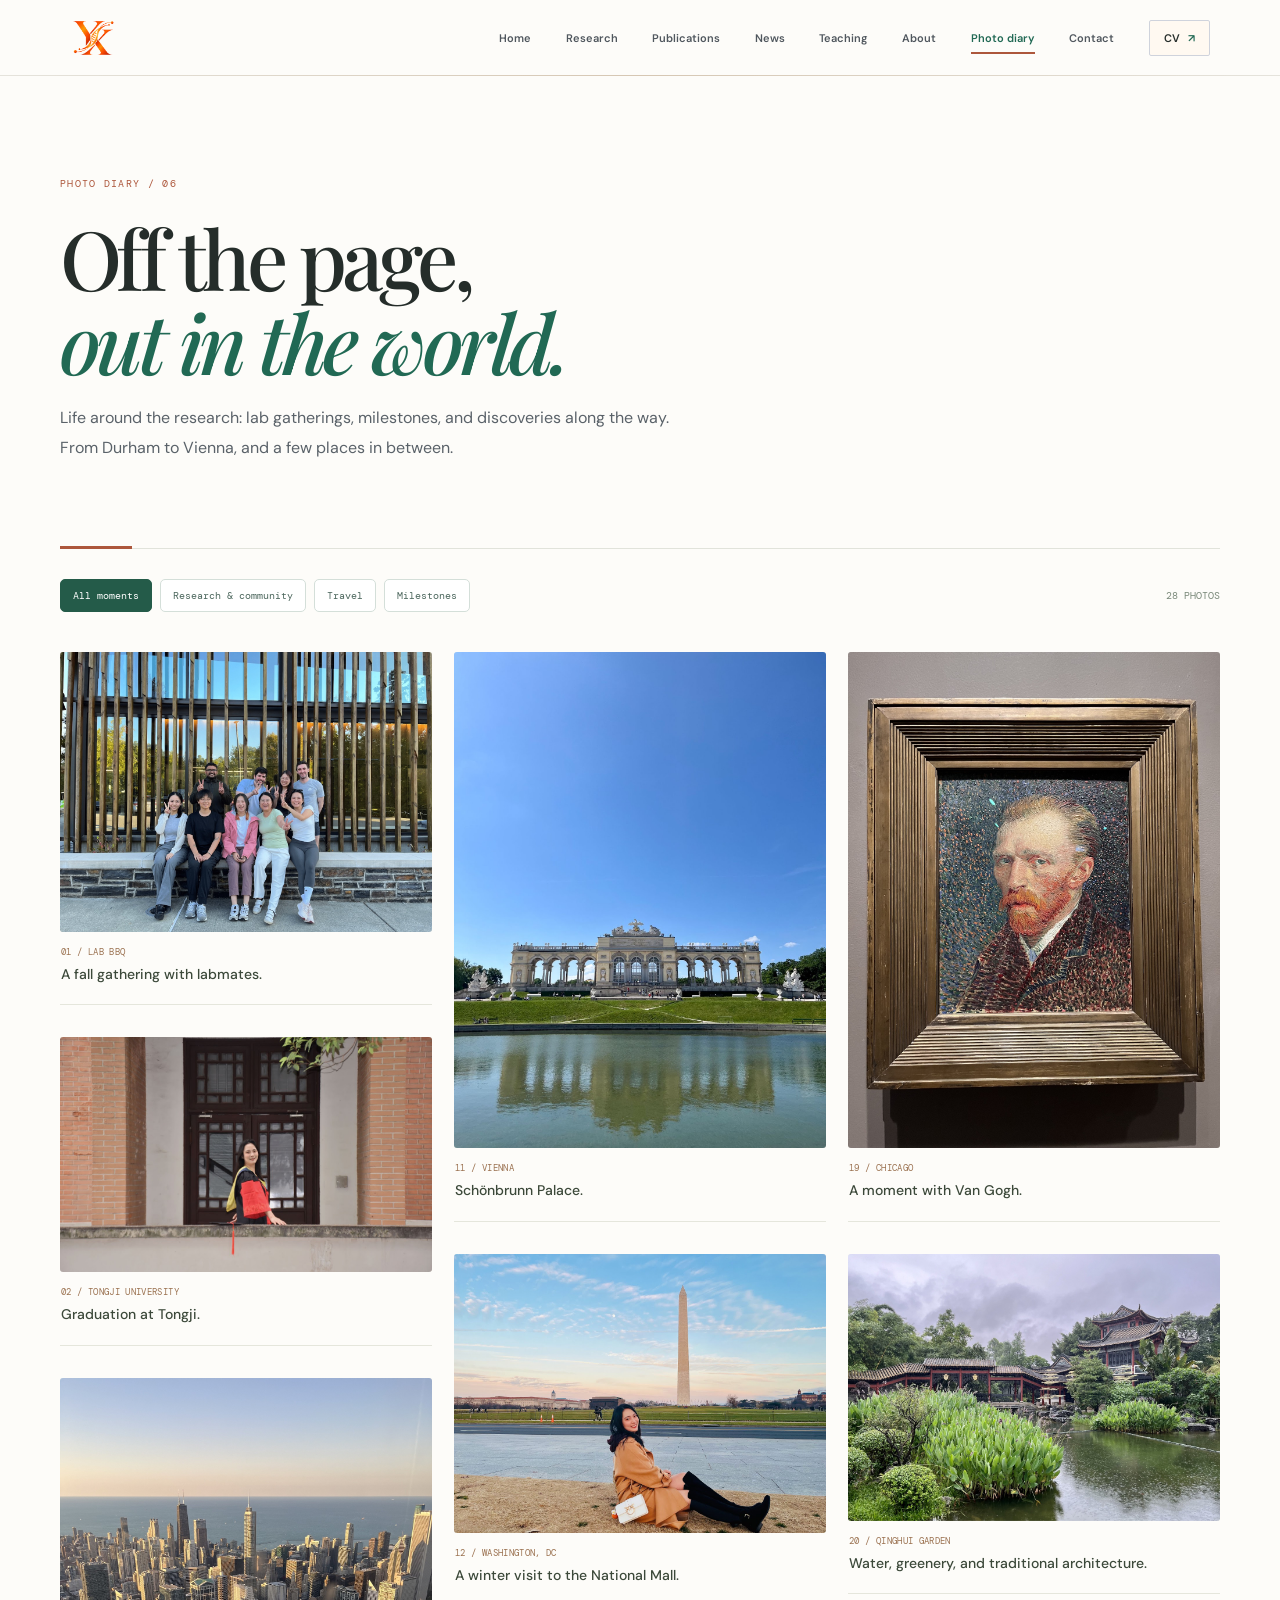
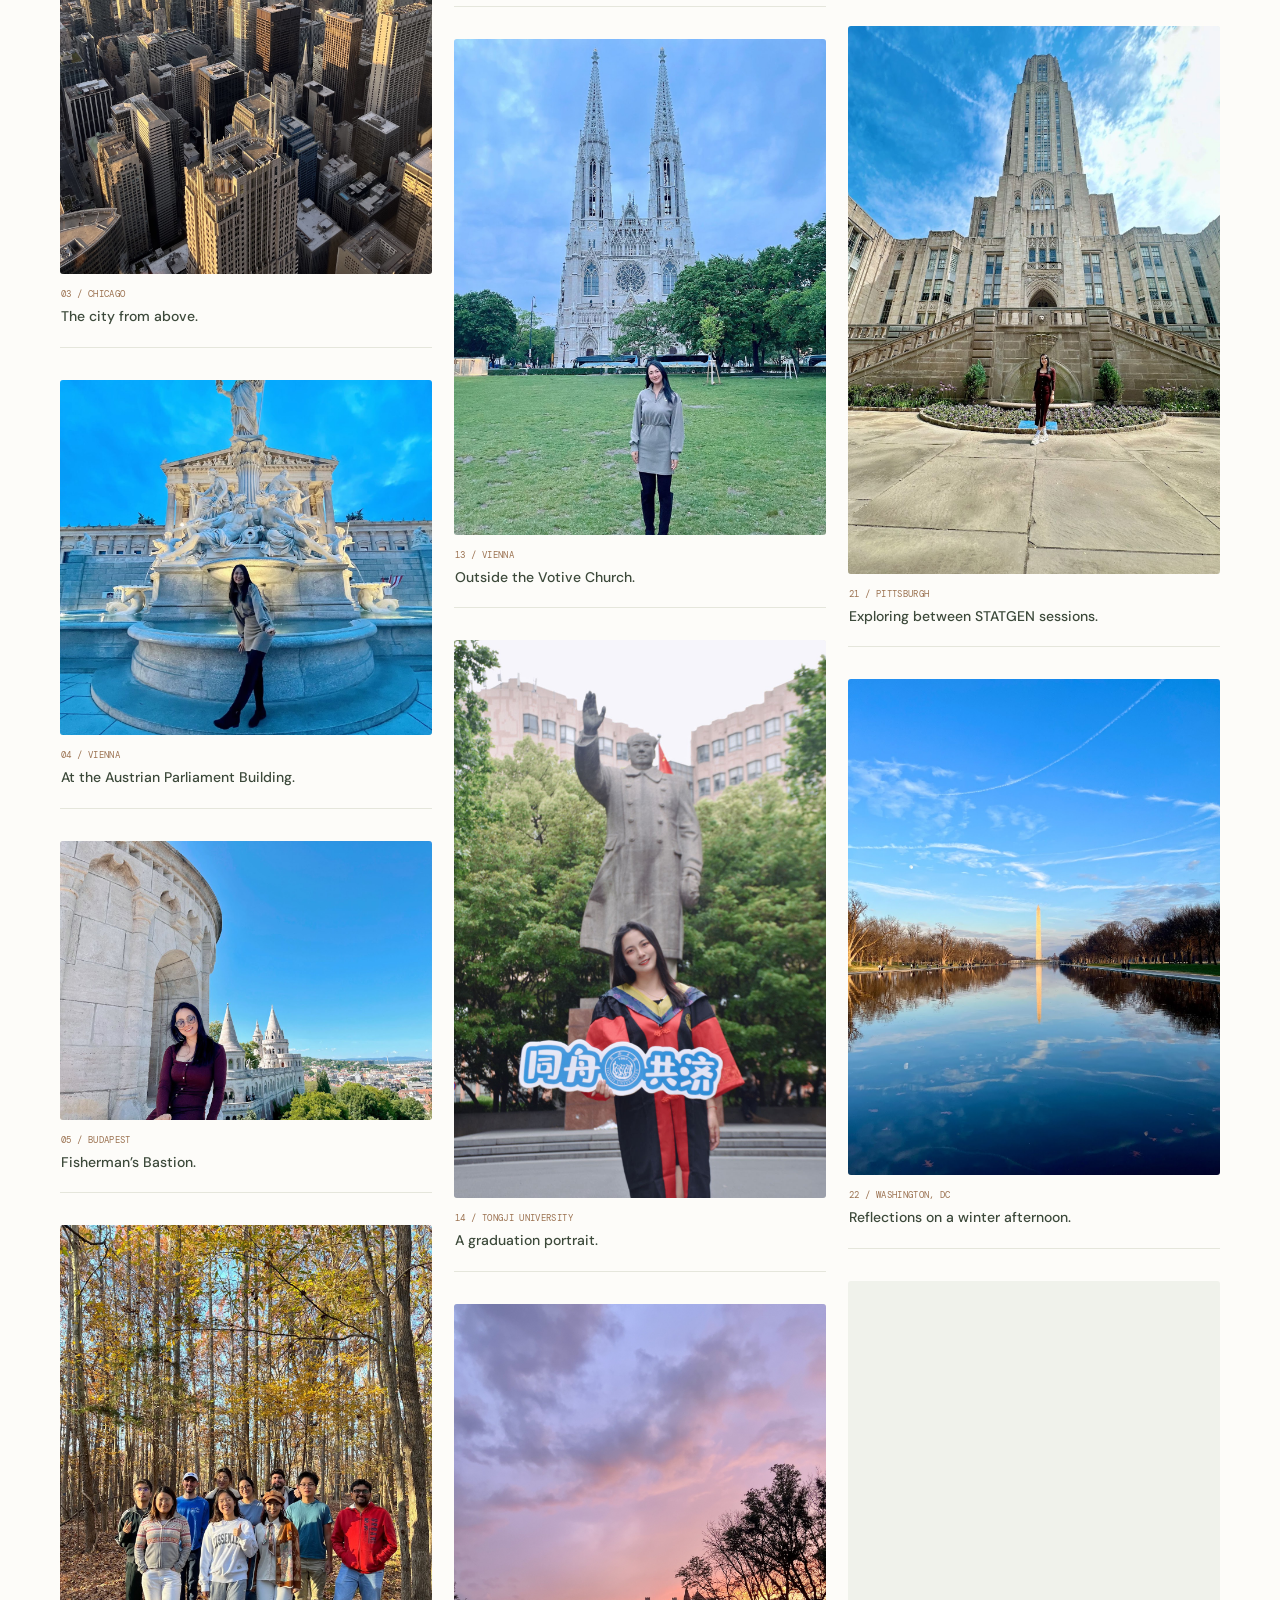
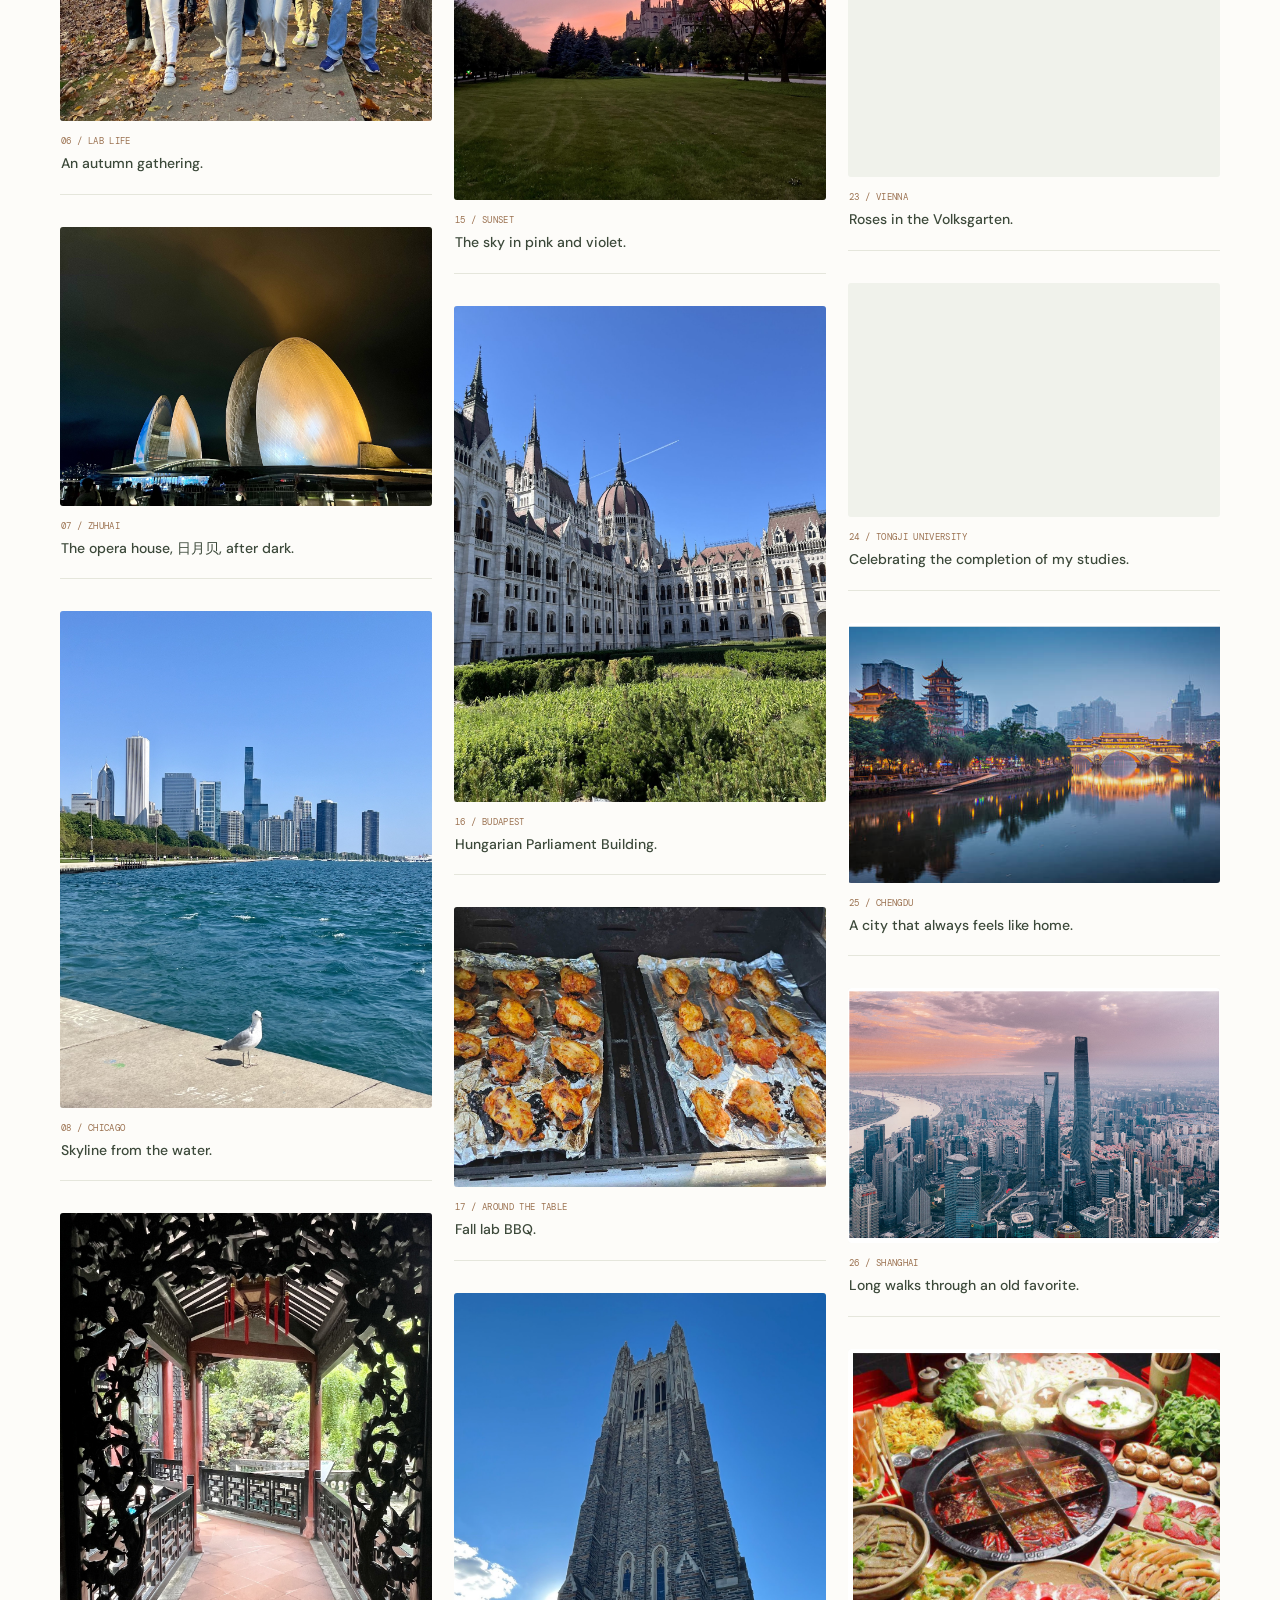
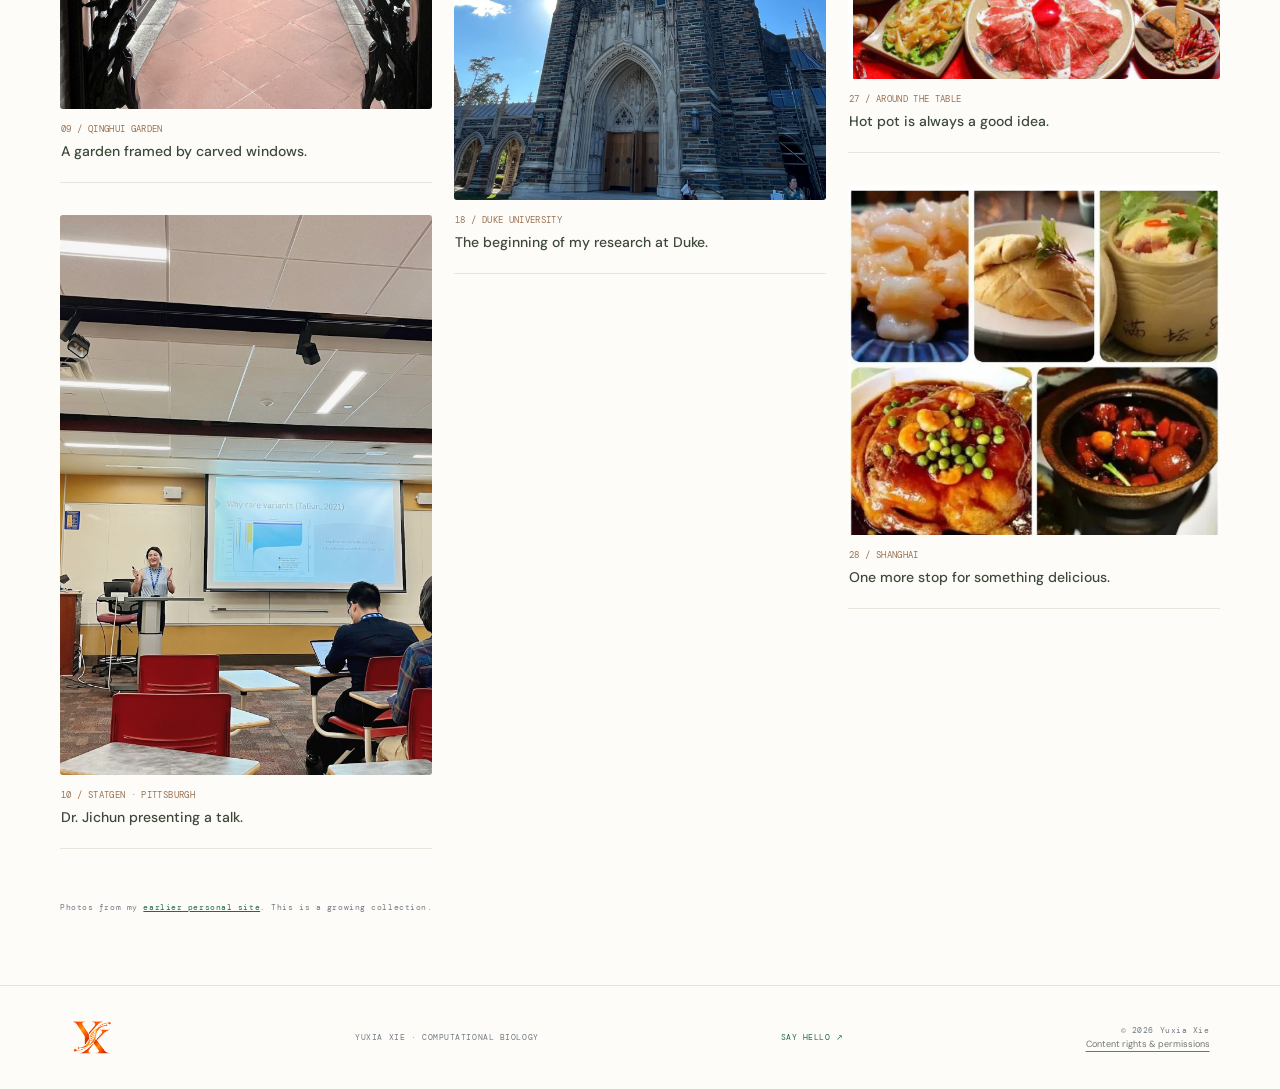
<file: field-notes.html>
<!doctype html><html lang="en"><head><meta charset="utf-8"><meta name="viewport" content="width=device-width, initial-scale=1"><meta name="theme-color" content="#fbfbf8"><meta name="description" content="Lab life, graduation, and travel photos from Durham, Chicago, Vienna, Budapest, China, and beyond."><title>Photo diary | Yuxia Xie</title><link rel="preconnect" href="https://fonts.googleapis.com"><link rel="preconnect" href="https://fonts.gstatic.com" crossorigin><link href="https://fonts.googleapis.com/css2?family=DM+Mono:wght@400;500&family=DM+Sans:wght@400;500;600;700;800&family=Playfair+Display:ital,wght@0,500;0,600;1,500;1,600&display=swap" rel="stylesheet"><link rel="stylesheet" href="style.css"><link rel="stylesheet" href="science.css"><link rel="stylesheet" href="editorial.css"></head><body><header class="site-header"><a class="brand brand-image" href="index.html" aria-label="Yuxia Xie home"><img src="logo.png" alt=""></a><button class="menu-toggle" aria-expanded="false" aria-controls="main-nav">MENU <span>☰</span></button><nav id="main-nav"><a href="index.html" data-page="home">Home</a><a href="research.html" data-page="research">Research</a><a href="publications.html" data-page="publications">Publications</a><a href="news.html" data-page="news">News</a><a href="teaching.html" data-page="teaching">Teaching</a><a href="about.html" data-page="about">About</a><a href="field-notes.html" data-page="field-notes">Photo diary</a><a href="contact.html" data-page="contact">Contact</a><a class="nav-cv" href="cv.html" data-page="cv">CV <span>↗</span></a></nav></header><main class="page-shell" data-active="field-notes"><header class="page-intro"><p class="eyebrow">PHOTO DIARY / 06</p><h1>Off the page,<br><em>out in the world.</em></h1><p class="intro-lede">Life around the research: lab gatherings, milestones, and discoveries along the way. From Durham to Vienna, and a few places in between.</p></header><div class="diary-toolbar"><div class="diary-filters" role="group" aria-label="Filter photo diary"><button data-photo-filter="all" aria-pressed="true" class="active">All moments</button><button data-photo-filter="community" aria-pressed="false" class="">Research & community</button><button data-photo-filter="travel" aria-pressed="false" class="">Travel</button><button data-photo-filter="milestones" aria-pressed="false" class="">Milestones</button></div><span class="diary-count" aria-live="polite">28 PHOTOS</span></div><section class="diary-grid"><figure class="diary-card" data-photo-category="community"><button class="photo-frame" data-image aria-label="Enlarge: A fall gathering with labmates."><img src="assets/imported/recent-news-02.jpg" alt="A fall gathering with labmates. — Lab BBQ" width="1280" height="962" loading="lazy" decoding="async"></button><figcaption><span>01 / LAB BBQ</span><b>A fall gathering with labmates.</b></figcaption></figure><figure class="diary-card" data-photo-category="milestones"><button class="photo-frame" data-image aria-label="Enlarge: Graduation at Tongji."><img src="assets/imported/recent-news-47.jpg" alt="Graduation at Tongji. — Tongji University" width="1280" height="808" loading="lazy" decoding="async"></button><figcaption><span>02 / TONGJI UNIVERSITY</span><b>Graduation at Tongji.</b></figcaption></figure><figure class="diary-card" data-photo-category="travel"><button class="photo-frame" data-image aria-label="Enlarge: The city from above."><img src="assets/imported/recent-news-04.jpg" alt="The city from above. — Chicago" width="1280" height="1707" loading="lazy" decoding="async"></button><figcaption><span>03 / CHICAGO</span><b>The city from above.</b></figcaption></figure><figure class="diary-card" data-photo-category="travel"><button class="photo-frame" data-image aria-label="Enlarge: At the Austrian Parliament Building."><img src="assets/imported/recent-news-20.jpg" alt="At the Austrian Parliament Building. — Vienna" width="1280" height="1223" loading="lazy" decoding="async"></button><figcaption><span>04 / VIENNA</span><b>At the Austrian Parliament Building.</b></figcaption></figure><figure class="diary-card" data-photo-category="travel"><button class="photo-frame" data-image aria-label="Enlarge: Fisherman’s Bastion."><img src="assets/imported/recent-news-27.jpg" alt="Fisherman’s Bastion. — Budapest" width="1280" height="960" loading="lazy" decoding="async"></button><figcaption><span>05 / BUDAPEST</span><b>Fisherman’s Bastion.</b></figcaption></figure><figure class="diary-card" data-photo-category="community"><button class="photo-frame" data-image aria-label="Enlarge: An autumn gathering."><img src="assets/imported/recent-news-43.jpg" alt="An autumn gathering. — Lab life" width="1280" height="1707" loading="lazy" decoding="async"></button><figcaption><span>06 / LAB LIFE</span><b>An autumn gathering.</b></figcaption></figure><figure class="diary-card" data-photo-category="travel"><button class="photo-frame" data-image aria-label="Enlarge: The opera house, 日月贝, after dark."><img src="assets/imported/recent-news-17.jpg" alt="The opera house, 日月贝, after dark. — Zhuhai" width="1280" height="960" loading="lazy" decoding="async"></button><figcaption><span>07 / ZHUHAI</span><b>The opera house, 日月贝, after dark.</b></figcaption></figure><figure class="diary-card" data-photo-category="travel"><button class="photo-frame" data-image aria-label="Enlarge: Skyline from the water."><img src="assets/imported/recent-news-07.jpg" alt="Skyline from the water. — Chicago" width="1280" height="1707" loading="lazy" decoding="async"></button><figcaption><span>08 / CHICAGO</span><b>Skyline from the water.</b></figcaption></figure><figure class="diary-card" data-photo-category="travel"><button class="photo-frame" data-image aria-label="Enlarge: A garden framed by carved windows."><img src="assets/imported/recent-news-15.jpg" alt="A garden framed by carved windows. — Qinghui Garden" width="1280" height="1707" loading="lazy" decoding="async"></button><figcaption><span>09 / QINGHUI GARDEN</span><b>A garden framed by carved windows.</b></figcaption></figure><figure class="diary-card" data-photo-category="community"><button class="photo-frame" data-image aria-label="Enlarge: Dr. Jichun presenting a talk."><img src="assets/imported/recent-news-31.jpg" alt="Dr. Jichun presenting a talk. — STATGEN · Pittsburgh" width="1280" height="1928" loading="lazy" decoding="async"></button><figcaption><span>10 / STATGEN · PITTSBURGH</span><b>Dr. Jichun presenting a talk.</b></figcaption></figure><figure class="diary-card" data-photo-category="travel"><button class="photo-frame" data-image aria-label="Enlarge: Schönbrunn Palace."><img src="assets/imported/recent-news-18.jpg" alt="Schönbrunn Palace. — Vienna" width="1280" height="1707" loading="lazy" decoding="async"></button><figcaption><span>11 / VIENNA</span><b>Schönbrunn Palace.</b></figcaption></figure><figure class="diary-card" data-photo-category="travel"><button class="photo-frame" data-image aria-label="Enlarge: A winter visit to the National Mall."><img src="assets/imported/recent-news-40.jpg" alt="A winter visit to the National Mall. — Washington, DC" width="1280" height="960" loading="lazy" decoding="async"></button><figcaption><span>12 / WASHINGTON, DC</span><b>A winter visit to the National Mall.</b></figcaption></figure><figure class="diary-card" data-photo-category="travel"><button class="photo-frame" data-image aria-label="Enlarge: Outside the Votive Church."><img src="assets/imported/recent-news-24.jpg" alt="Outside the Votive Church. — Vienna" width="1280" height="1707" loading="lazy" decoding="async"></button><figcaption><span>13 / VIENNA</span><b>Outside the Votive Church.</b></figcaption></figure><figure class="diary-card" data-photo-category="milestones"><button class="photo-frame" data-image aria-label="Enlarge: A graduation portrait."><img src="assets/imported/recent-news-49.jpg" alt="A graduation portrait. — Tongji University" width="1280" height="1920" loading="lazy" decoding="async"></button><figcaption><span>14 / TONGJI UNIVERSITY</span><b>A graduation portrait.</b></figcaption></figure><figure class="diary-card" data-photo-category="travel"><button class="photo-frame" data-image aria-label="Enlarge: The sky in pink and violet."><img src="assets/imported/recent-news-14.jpg" alt="The sky in pink and violet. — Sunset" width="1280" height="1707" loading="lazy" decoding="async"></button><figcaption><span>15 / SUNSET</span><b>The sky in pink and violet.</b></figcaption></figure><figure class="diary-card" data-photo-category="travel"><button class="photo-frame" data-image aria-label="Enlarge: Hungarian Parliament Building."><img src="assets/imported/recent-news-29.jpg" alt="Hungarian Parliament Building. — Budapest" width="1280" height="1707" loading="lazy" decoding="async"></button><figcaption><span>16 / BUDAPEST</span><b>Hungarian Parliament Building.</b></figcaption></figure><figure class="diary-card" data-photo-category="community"><button class="photo-frame" data-image aria-label="Enlarge: Fall lab BBQ."><img src="assets/imported/recent-news-01.jpg" alt="Fall lab BBQ. — Around the table" width="1271" height="956" loading="lazy" decoding="async"></button><figcaption><span>17 / AROUND THE TABLE</span><b>Fall lab BBQ.</b></figcaption></figure><figure class="diary-card" data-photo-category="milestones"><button class="photo-frame" data-image aria-label="Enlarge: The beginning of my research at Duke."><img src="assets/imported/recent-news-44.jpg" alt="The beginning of my research at Duke. — Duke University" width="1280" height="1746" loading="lazy" decoding="async"></button><figcaption><span>18 / DUKE UNIVERSITY</span><b>The beginning of my research at Duke.</b></figcaption></figure><figure class="diary-card" data-photo-category="travel"><button class="photo-frame" data-image aria-label="Enlarge: A moment with Van Gogh."><img src="assets/imported/recent-news-09.jpg" alt="A moment with Van Gogh. — Chicago" width="1280" height="1707" loading="lazy" decoding="async"></button><figcaption><span>19 / CHICAGO</span><b>A moment with Van Gogh.</b></figcaption></figure><figure class="diary-card" data-photo-category="travel"><button class="photo-frame" data-image aria-label="Enlarge: Water, greenery, and traditional architecture."><img src="assets/imported/recent-news-16.jpg" alt="Water, greenery, and traditional architecture. — Qinghui Garden" width="1280" height="918" loading="lazy" decoding="async"></button><figcaption><span>20 / QINGHUI GARDEN</span><b>Water, greenery, and traditional architecture.</b></figcaption></figure><figure class="diary-card" data-photo-category="community"><button class="photo-frame" data-image aria-label="Enlarge: Exploring between STATGEN sessions."><img src="assets/imported/recent-news-34.jpg" alt="Exploring between STATGEN sessions. — Pittsburgh" width="1280" height="1883" loading="lazy" decoding="async"></button><figcaption><span>21 / PITTSBURGH</span><b>Exploring between STATGEN sessions.</b></figcaption></figure><figure class="diary-card" data-photo-category="travel"><button class="photo-frame" data-image aria-label="Enlarge: Reflections on a winter afternoon."><img src="assets/imported/recent-news-39.jpg" alt="Reflections on a winter afternoon. — Washington, DC" width="1280" height="1707" loading="lazy" decoding="async"></button><figcaption><span>22 / WASHINGTON, DC</span><b>Reflections on a winter afternoon.</b></figcaption></figure><figure class="diary-card" data-photo-category="travel"><button class="photo-frame" data-image aria-label="Enlarge: Roses in the Volksgarten."><img src="assets/imported/recent-news-19.jpg" alt="Roses in the Volksgarten. — Vienna" width="1280" height="1707" loading="lazy" decoding="async"></button><figcaption><span>23 / VIENNA</span><b>Roses in the Volksgarten.</b></figcaption></figure><figure class="diary-card" data-photo-category="milestones"><button class="photo-frame" data-image aria-label="Enlarge: Celebrating the completion of my studies."><img src="assets/imported/recent-news-48.jpg" alt="Celebrating the completion of my studies. — Tongji University" width="1280" height="808" loading="lazy" decoding="async"></button><figcaption><span>24 / TONGJI UNIVERSITY</span><b>Celebrating the completion of my studies.</b></figcaption></figure><figure class="diary-card" data-photo-category="travel"><button class="photo-frame" data-image><img src="assets/chengdu.png" alt="A view from Chengdu" loading="lazy"></button><figcaption><span>25 / CHENGDU</span><b>A city that always feels like home.</b></figcaption></figure><figure class="diary-card" data-photo-category="travel"><button class="photo-frame" data-image><img src="assets/shanghai.png" alt="A scene from Shanghai" loading="lazy"></button><figcaption><span>26 / SHANGHAI</span><b>Long walks through an old favorite.</b></figcaption></figure><figure class="diary-card" data-photo-category="travel"><button class="photo-frame" data-image><img src="assets/hotpot.png" alt="Hot pot" loading="lazy"></button><figcaption><span>27 / AROUND THE TABLE</span><b>Hot pot is always a good idea.</b></figcaption></figure><figure class="diary-card" data-photo-category="travel"><button class="photo-frame" data-image><img src="assets/shanghai-food.png" alt="Local food in Shanghai" loading="lazy"></button><figcaption><span>28 / SHANGHAI</span><b>One more stop for something delicious.</b></figcaption></figure></section><p class="gallery-note">Photos from my <a href="https://sites.google.com/view/yuxia-xie/" target="_blank" rel="noreferrer">earlier personal site</a>. This is a growing collection.</p></main><footer class="site-footer"><a class="brand brand-image" href="index.html" aria-label="Yuxia Xie home"><img src="logo.png" alt=""></a><span>YUXIA XIE · COMPUTATIONAL BIOLOGY</span><a href="mailto:yuxia.xie@duke.edu">SAY HELLO ↗</a><span class="footer-rights">© 2026 Yuxia Xie<br><a href="rights.html">Content rights &amp; permissions</a></span></footer><div class="lightbox" aria-hidden="true"><button class="lightbox-close" aria-label="Close image">×</button><img alt=""></div><script src="script.js"></script><script src="science.js"></script></body></html>
</file>
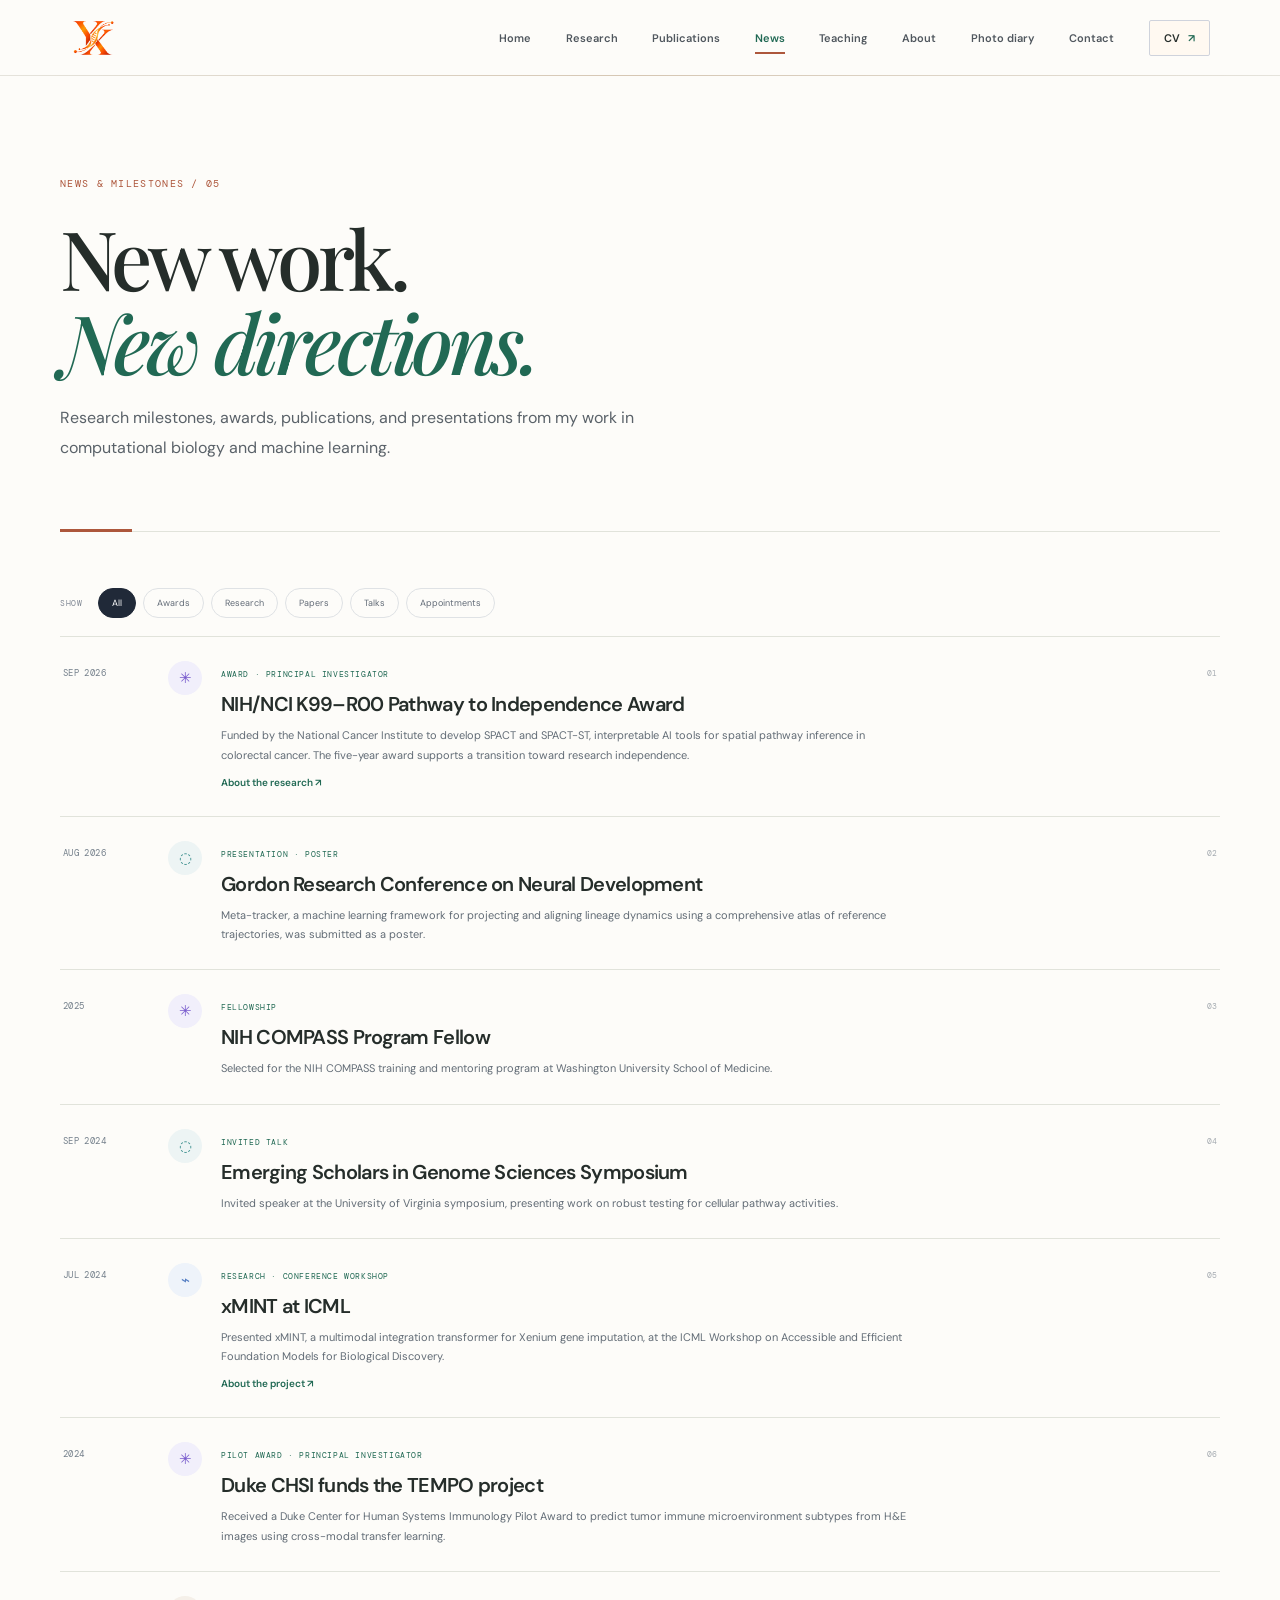
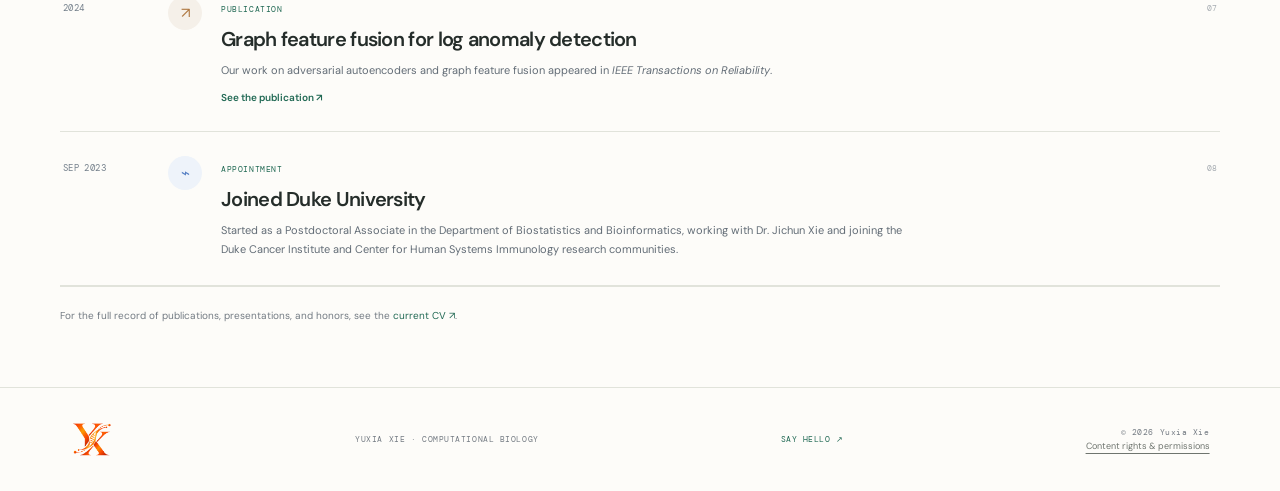
<file: news.html>
<!doctype html><html lang="en"><head><meta charset="utf-8"><meta name="viewport" content="width=device-width, initial-scale=1"><meta name="theme-color" content="#fbfbf8"><meta name="description" content="News and research milestones from Yuxia Xie, computational biologist at Duke University."><title>News & milestones | Yuxia Xie</title><link rel="preconnect" href="https://fonts.googleapis.com"><link rel="preconnect" href="https://fonts.gstatic.com" crossorigin><link href="https://fonts.googleapis.com/css2?family=DM+Mono:wght@400;500&family=DM+Sans:wght@400;500;600;700;800&family=Playfair+Display:ital,wght@0,500;0,600;1,500;1,600&display=swap" rel="stylesheet"><link rel="stylesheet" href="style.css"><link rel="stylesheet" href="editorial.css"></head><body><header class="site-header"><a class="brand brand-image" href="index.html" aria-label="Yuxia Xie home"><img src="logo.png" alt=""></a><button class="menu-toggle" aria-expanded="false" aria-controls="main-nav">MENU <span>☰</span></button><nav id="main-nav"><a href="index.html" data-page="home">Home</a><a href="research.html" data-page="research">Research</a><a href="publications.html" data-page="publications">Publications</a><a href="news.html" data-page="news">News</a><a href="teaching.html" data-page="teaching">Teaching</a><a href="about.html" data-page="about">About</a><a href="field-notes.html" data-page="field-notes">Photo diary</a><a href="contact.html" data-page="contact">Contact</a><a class="nav-cv" href="cv.html" data-page="cv">CV <span>↗</span></a></nav></header><main class="page-shell" data-active="news"><header class="page-intro news-intro"><p class="eyebrow">NEWS & MILESTONES / 05</p><h1>New work.<br><em>New directions.</em></h1><p class="intro-lede">Research milestones, awards, publications, and presentations from my work in computational biology and machine learning.</p></header><section class="news-archive"><div class="news-filter" role="group" aria-label="Filter news"><span>SHOW</span><button class="active" data-filter="all" aria-pressed="true">All</button><button data-filter="award" aria-pressed="false">Awards</button><button data-filter="research" aria-pressed="false">Research</button><button data-filter="paper" aria-pressed="false">Papers</button><button data-filter="talk" aria-pressed="false">Talks</button><button data-filter="appointment" aria-pressed="false">Appointments</button></div><div class="news-feed"><article class="news-card reveal" id="k99" data-category="award"><time datetime="2026-09">SEP 2026</time><div class="news-card-mark mark-award">✳</div><div><span class="news-type">AWARD · PRINCIPAL INVESTIGATOR</span><h2>NIH/NCI K99–R00 Pathway to Independence Award</h2><p>Funded by the National Cancer Institute to develop SPACT and SPACT-ST, interpretable AI tools for spatial pathway inference in colorectal cancer. The five-year award supports a transition toward research independence.</p><a href="research.html">About the research ↗</a></div><span class="news-card-index">01</span></article><article class="news-card reveal" id="gordon" data-category="talk"><time datetime="2026-08">AUG 2026</time><div class="news-card-mark mark-talk">◌</div><div><span class="news-type">PRESENTATION · POSTER</span><h2>Gordon Research Conference on Neural Development</h2><p>Meta-tracker, a machine learning framework for projecting and aligning lineage dynamics using a comprehensive atlas of reference trajectories, was submitted as a poster.</p></div><span class="news-card-index">02</span></article><article class="news-card reveal" id="compass" data-category="award"><time datetime="2025">2025</time><div class="news-card-mark mark-award">✳</div><div><span class="news-type">FELLOWSHIP</span><h2>NIH COMPASS Program Fellow</h2><p>Selected for the NIH COMPASS training and mentoring program at Washington University School of Medicine.</p></div><span class="news-card-index">03</span></article><article class="news-card reveal" data-category="talk"><time datetime="2024-09">SEP 2024</time><div class="news-card-mark mark-talk">◌</div><div><span class="news-type">INVITED TALK</span><h2>Emerging Scholars in Genome Sciences Symposium</h2><p>Invited speaker at the University of Virginia symposium, presenting work on robust testing for cellular pathway activities.</p></div><span class="news-card-index">04</span></article><article class="news-card reveal" data-category="research"><time datetime="2024-07">JUL 2024</time><div class="news-card-mark mark-research">⌁</div><div><span class="news-type">RESEARCH · CONFERENCE WORKSHOP</span><h2>xMINT at ICML</h2><p>Presented xMINT, a multimodal integration transformer for Xenium gene imputation, at the ICML Workshop on Accessible and Efficient Foundation Models for Biological Discovery.</p><a href="research.html">About the project ↗</a></div><span class="news-card-index">05</span></article><article class="news-card reveal" data-category="award"><time datetime="2024-01">2024</time><div class="news-card-mark mark-award">✳</div><div><span class="news-type">PILOT AWARD · PRINCIPAL INVESTIGATOR</span><h2>Duke CHSI funds the TEMPO project</h2><p>Received a Duke Center for Human Systems Immunology Pilot Award to predict tumor immune microenvironment subtypes from H&E images using cross-modal transfer learning.</p></div><span class="news-card-index">06</span></article><article class="news-card reveal" data-category="paper"><time datetime="2024">2024</time><div class="news-card-mark mark-paper">↗</div><div><span class="news-type">PUBLICATION</span><h2>Graph feature fusion for log anomaly detection</h2><p>Our work on adversarial autoencoders and graph feature fusion appeared in <em>IEEE Transactions on Reliability</em>.</p><a href="publications.html">See the publication ↗</a></div><span class="news-card-index">07</span></article><article class="news-card reveal" data-category="appointment"><time datetime="2023-09">SEP 2023</time><div class="news-card-mark mark-research">⌁</div><div><span class="news-type">APPOINTMENT</span><h2>Joined Duke University</h2><p>Started as a Postdoctoral Associate in the Department of Biostatistics and Bioinformatics, working with Dr. Jichun Xie and joining the Duke Cancer Institute and Center for Human Systems Immunology research communities.</p></div><span class="news-card-index">08</span></article></div><p class="news-footer-note">For the full record of publications, presentations, and honors, see the <a href="Xie_CV.pdf" target="_blank" rel="noreferrer">current CV ↗</a>.</p></section></main><footer class="site-footer"><a class="brand brand-image" href="index.html" aria-label="Yuxia Xie home"><img src="logo.png" alt=""></a><span>YUXIA XIE · COMPUTATIONAL BIOLOGY</span><a href="mailto:yuxia.xie@duke.edu">SAY HELLO ↗</a><span class="footer-rights">© 2026 Yuxia Xie<br><a href="rights.html">Content rights &amp; permissions</a></span></footer><script src="script.js"></script></body></html>
</file>
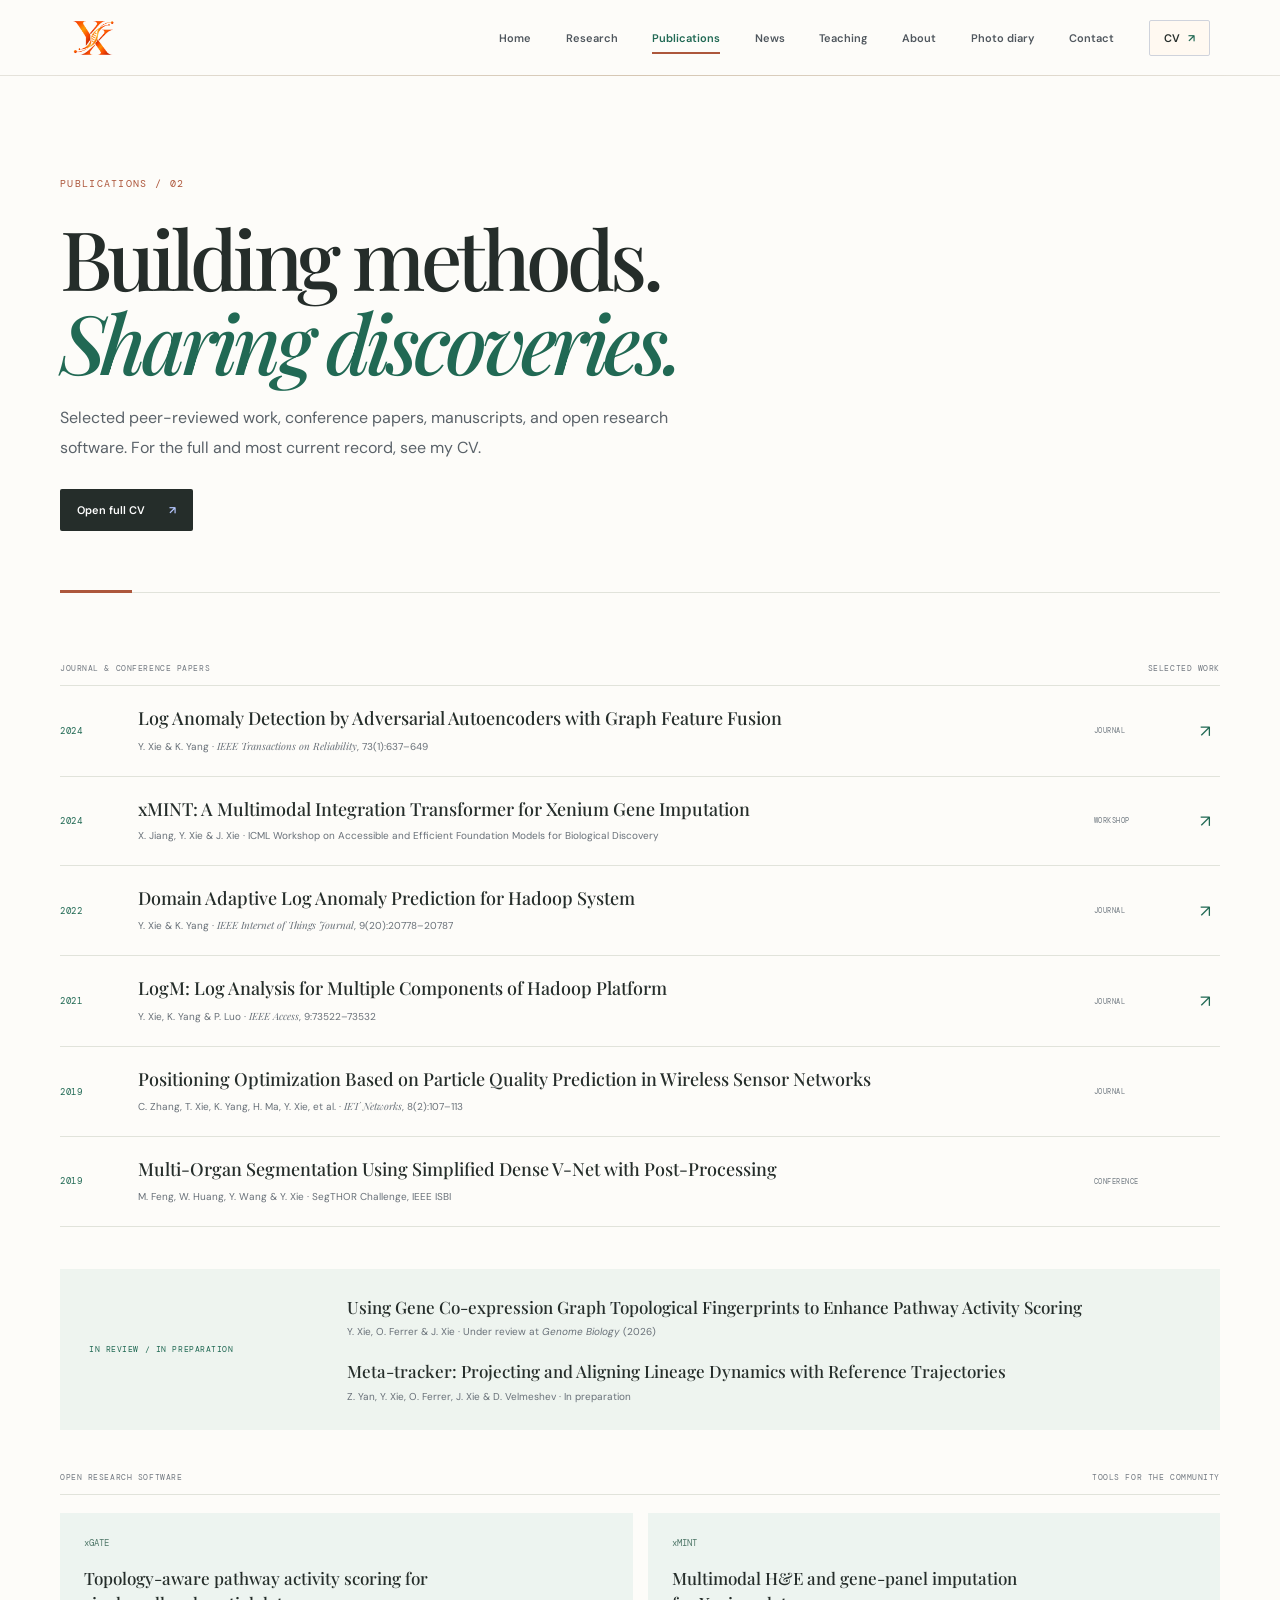
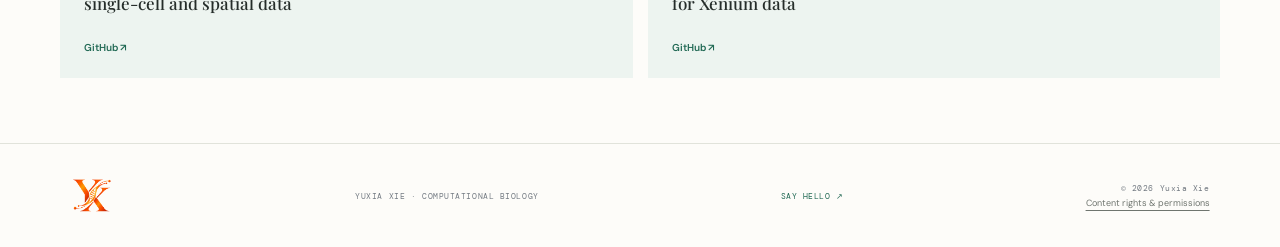
<file: publications.html>
<!doctype html><html lang="en"><head><meta charset="utf-8"><meta name="viewport" content="width=device-width, initial-scale=1"><meta name="theme-color" content="#fbfbf8"><meta name="description" content="Selected papers, research software, and manuscripts by Yuxia Xie."><title>Publications | Yuxia Xie</title><link rel="preconnect" href="https://fonts.googleapis.com"><link rel="preconnect" href="https://fonts.gstatic.com" crossorigin><link href="https://fonts.googleapis.com/css2?family=DM+Mono:wght@400;500&family=DM+Sans:wght@400;500;600;700;800&family=Playfair+Display:ital,wght@0,500;0,600;1,500;1,600&display=swap" rel="stylesheet"><link rel="stylesheet" href="style.css"><link rel="stylesheet" href="editorial.css"></head><body><header class="site-header"><a class="brand brand-image" href="index.html" aria-label="Yuxia Xie home"><img src="logo.png" alt=""></a><button class="menu-toggle" aria-expanded="false" aria-controls="main-nav">MENU <span>☰</span></button><nav id="main-nav"><a href="index.html" data-page="home">Home</a><a href="research.html" data-page="research">Research</a><a href="publications.html" data-page="publications">Publications</a><a href="news.html" data-page="news">News</a><a href="teaching.html" data-page="teaching">Teaching</a><a href="about.html" data-page="about">About</a><a href="field-notes.html" data-page="field-notes">Photo diary</a><a href="contact.html" data-page="contact">Contact</a><a class="nav-cv" href="cv.html" data-page="cv">CV <span>↗</span></a></nav></header><main class="page-shell" data-active="publications"><header class="page-intro"><p class="eyebrow">PUBLICATIONS / 02</p><h1>Building methods.<br><em>Sharing discoveries.</em></h1><p class="intro-lede">Selected peer-reviewed work, conference papers, manuscripts, and open research software. For the full and most current record, see my CV.</p><a class="pill-link dark" href="Xie_CV.pdf" target="_blank" rel="noreferrer">Open full CV <span>↗</span></a></header>
<section class="pub-section"><div class="section-label"><span>JOURNAL & CONFERENCE PAPERS</span><span>SELECTED WORK</span></div>
<article class="pub-item"><span class="pub-year">2024</span><div><h2>Log Anomaly Detection by Adversarial Autoencoders with Graph Feature Fusion</h2><p>Y. Xie & K. Yang · <em>IEEE Transactions on Reliability</em>, 73(1):637–649</p></div><span class="pub-badge">JOURNAL</span><a href="https://doi.org/10.1109/TR.2023.3305376" aria-label="Publication DOI" target="_blank" rel="noreferrer">↗</a></article>
<article class="pub-item"><span class="pub-year">2024</span><div><h2>xMINT: A Multimodal Integration Transformer for Xenium Gene Imputation</h2><p>X. Jiang, Y. Xie & J. Xie · ICML Workshop on Accessible and Efficient Foundation Models for Biological Discovery</p></div><span class="pub-badge">WORKSHOP</span><a href="research.html" aria-label="Research details">↗</a></article>
<article class="pub-item"><span class="pub-year">2022</span><div><h2>Domain Adaptive Log Anomaly Prediction for Hadoop System</h2><p>Y. Xie & K. Yang · <em>IEEE Internet of Things Journal</em>, 9(20):20778–20787</p></div><span class="pub-badge">JOURNAL</span><a href="https://doi.org/10.1109/JIOT.2022.3178873" aria-label="Publication DOI" target="_blank" rel="noreferrer">↗</a></article>
<article class="pub-item"><span class="pub-year">2021</span><div><h2>LogM: Log Analysis for Multiple Components of Hadoop Platform</h2><p>Y. Xie, K. Yang & P. Luo · <em>IEEE Access</em>, 9:73522–73532</p></div><span class="pub-badge">JOURNAL</span><a href="https://doi.org/10.1109/ACCESS.2021.3076897" aria-label="Publication DOI" target="_blank" rel="noreferrer">↗</a></article>
<article class="pub-item"><span class="pub-year">2019</span><div><h2>Positioning Optimization Based on Particle Quality Prediction in Wireless Sensor Networks</h2><p>C. Zhang, T. Xie, K. Yang, H. Ma, Y. Xie, et al. · <em>IET Networks</em>, 8(2):107–113</p></div><span class="pub-badge">JOURNAL</span><span></span></article>
<article class="pub-item"><span class="pub-year">2019</span><div><h2>Multi-Organ Segmentation Using Simplified Dense V-Net with Post-Processing</h2><p>M. Feng, W. Huang, Y. Wang & Y. Xie · SegTHOR Challenge, IEEE ISBI</p></div><span class="pub-badge">CONFERENCE</span><span></span></article></section>
<section class="manuscript-row"><span class="eyebrow">IN REVIEW / IN PREPARATION</span><div><h3>Using Gene Co-expression Graph Topological Fingerprints to Enhance Pathway Activity Scoring</h3><p>Y. Xie, O. Ferrer & J. Xie · Under review at <em>Genome Biology</em> (2026)</p><h3>Meta-tracker: Projecting and Aligning Lineage Dynamics with Reference Trajectories</h3><p>Z. Yan, Y. Xie, O. Ferrer, J. Xie & D. Velmeshev · In preparation</p></div></section>
<section class="software-section"><div class="section-label"><span>OPEN RESEARCH SOFTWARE</span><span>TOOLS FOR THE COMMUNITY</span></div><div class="software-grid"><a href="https://github.com/jichunxie/xGATE" target="_blank" rel="noreferrer"><span>xGATE</span><b>Topology-aware pathway activity scoring for single-cell and spatial data</b><i>GitHub ↗</i></a><a href="https://github.com/jichunxie/xMINT_manu_support" target="_blank" rel="noreferrer"><span>xMINT</span><b>Multimodal H&E and gene-panel imputation for Xenium data</b><i>GitHub ↗</i></a></div></section></main><footer class="site-footer"><a class="brand brand-image" href="index.html" aria-label="Yuxia Xie home"><img src="logo.png" alt=""></a><span>YUXIA XIE · COMPUTATIONAL BIOLOGY</span><a href="mailto:yuxia.xie@duke.edu">SAY HELLO ↗</a><span class="footer-rights">© 2026 Yuxia Xie<br><a href="rights.html">Content rights &amp; permissions</a></span></footer><div class="lightbox" aria-hidden="true"><button class="lightbox-close" aria-label="Close image">×</button><img alt=""></div><script src="script.js"></script></body></html>
</file>
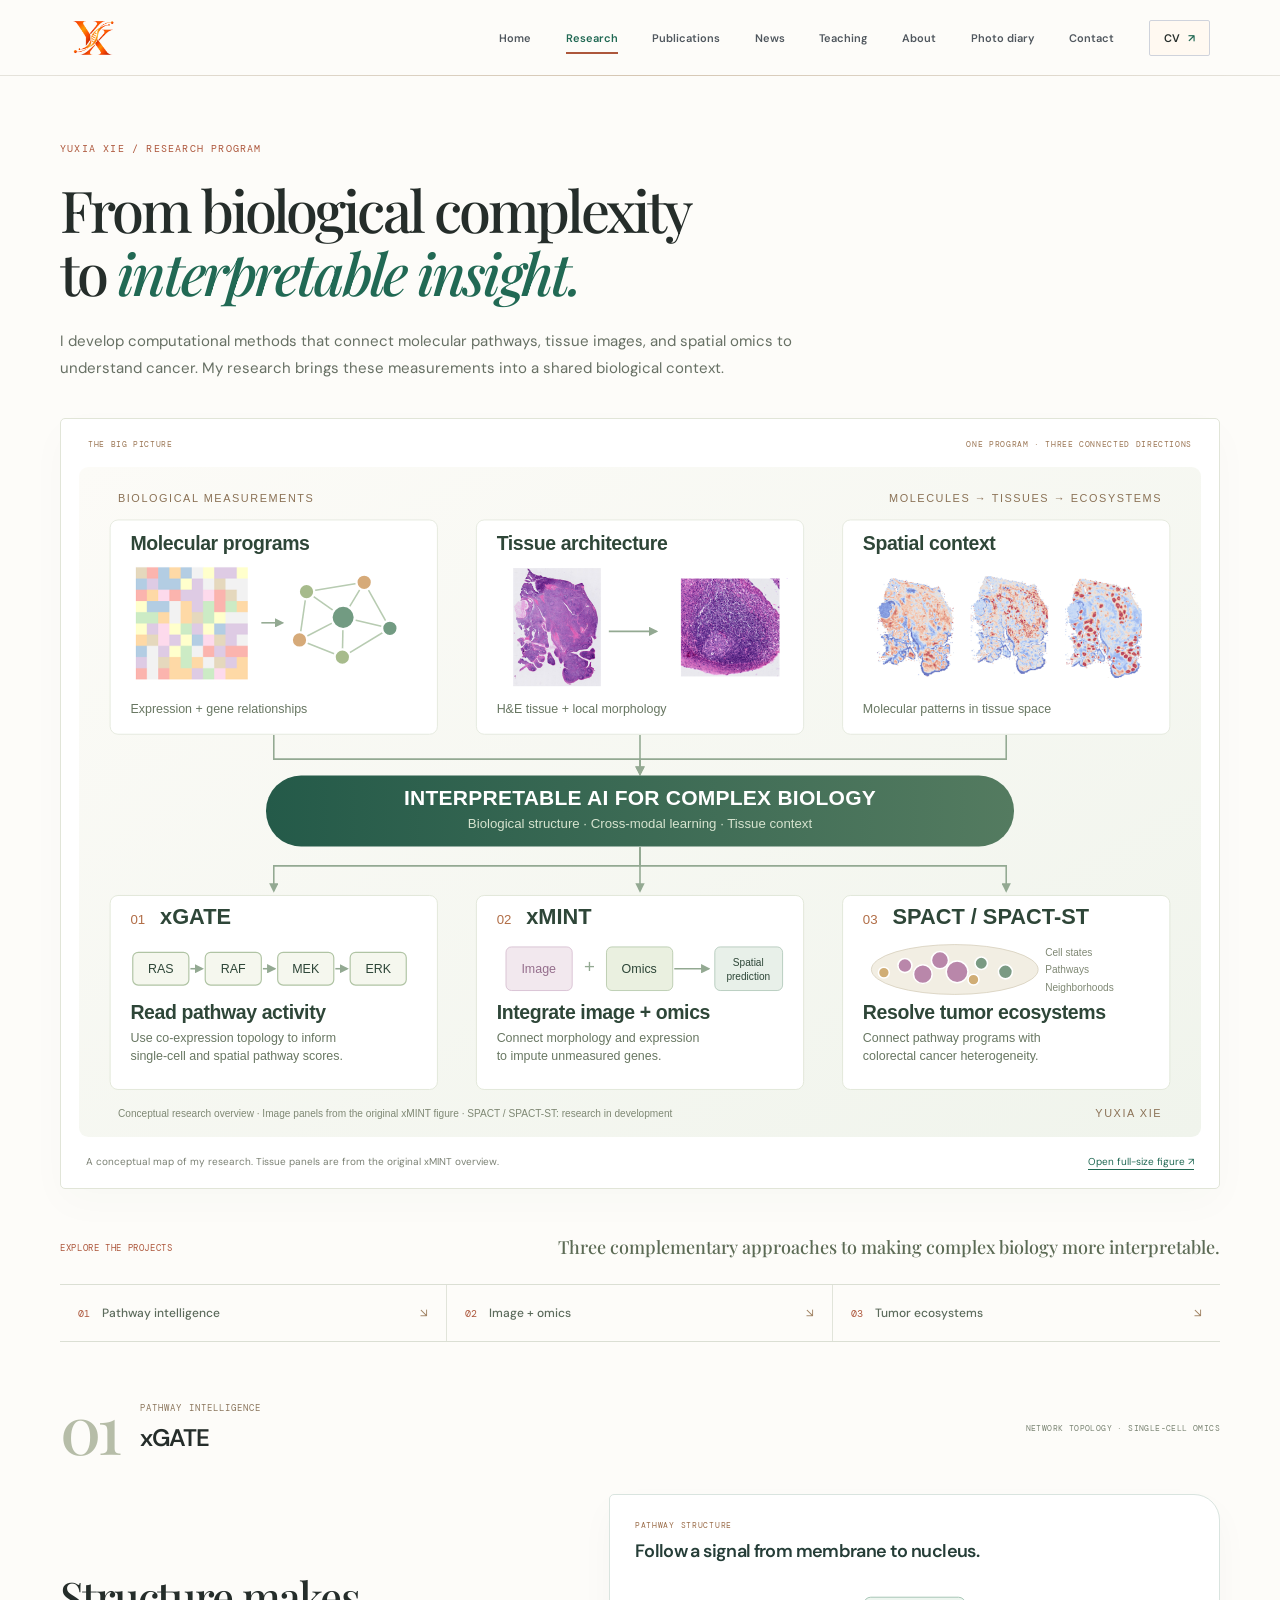
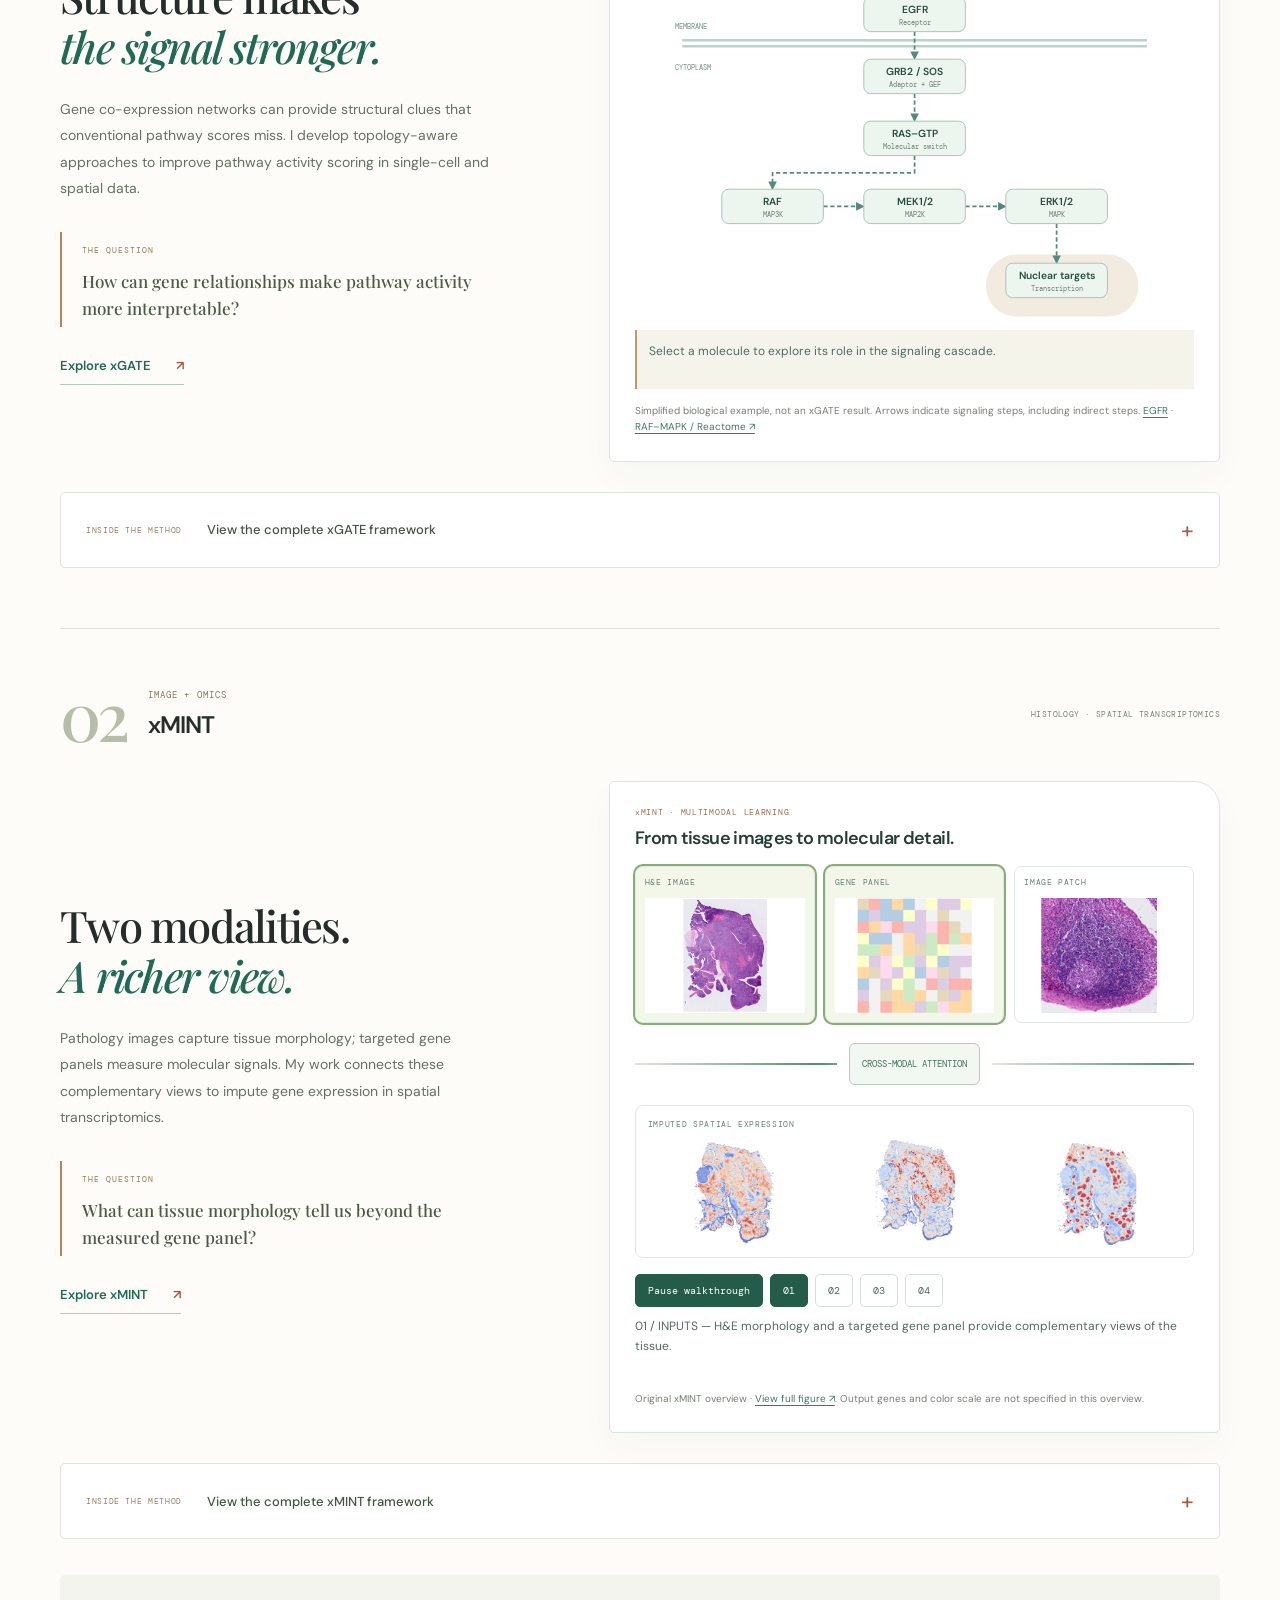
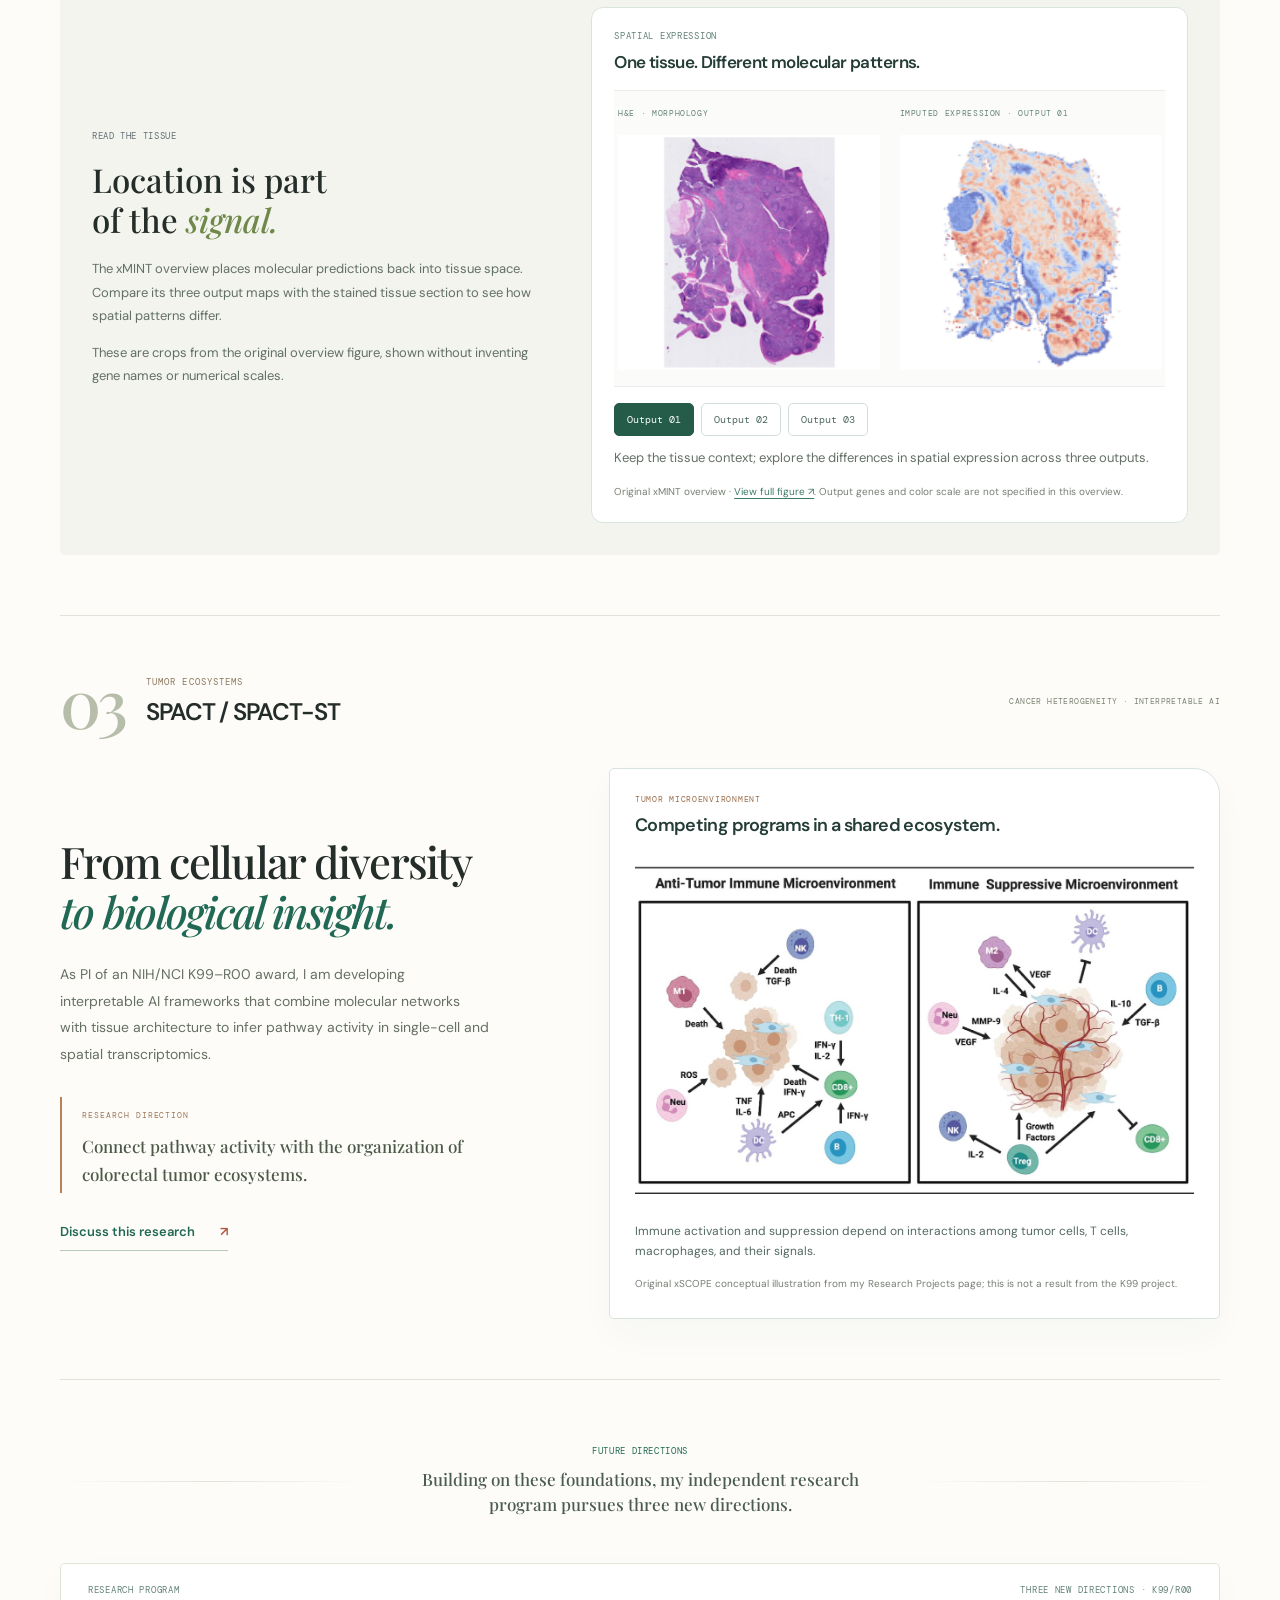
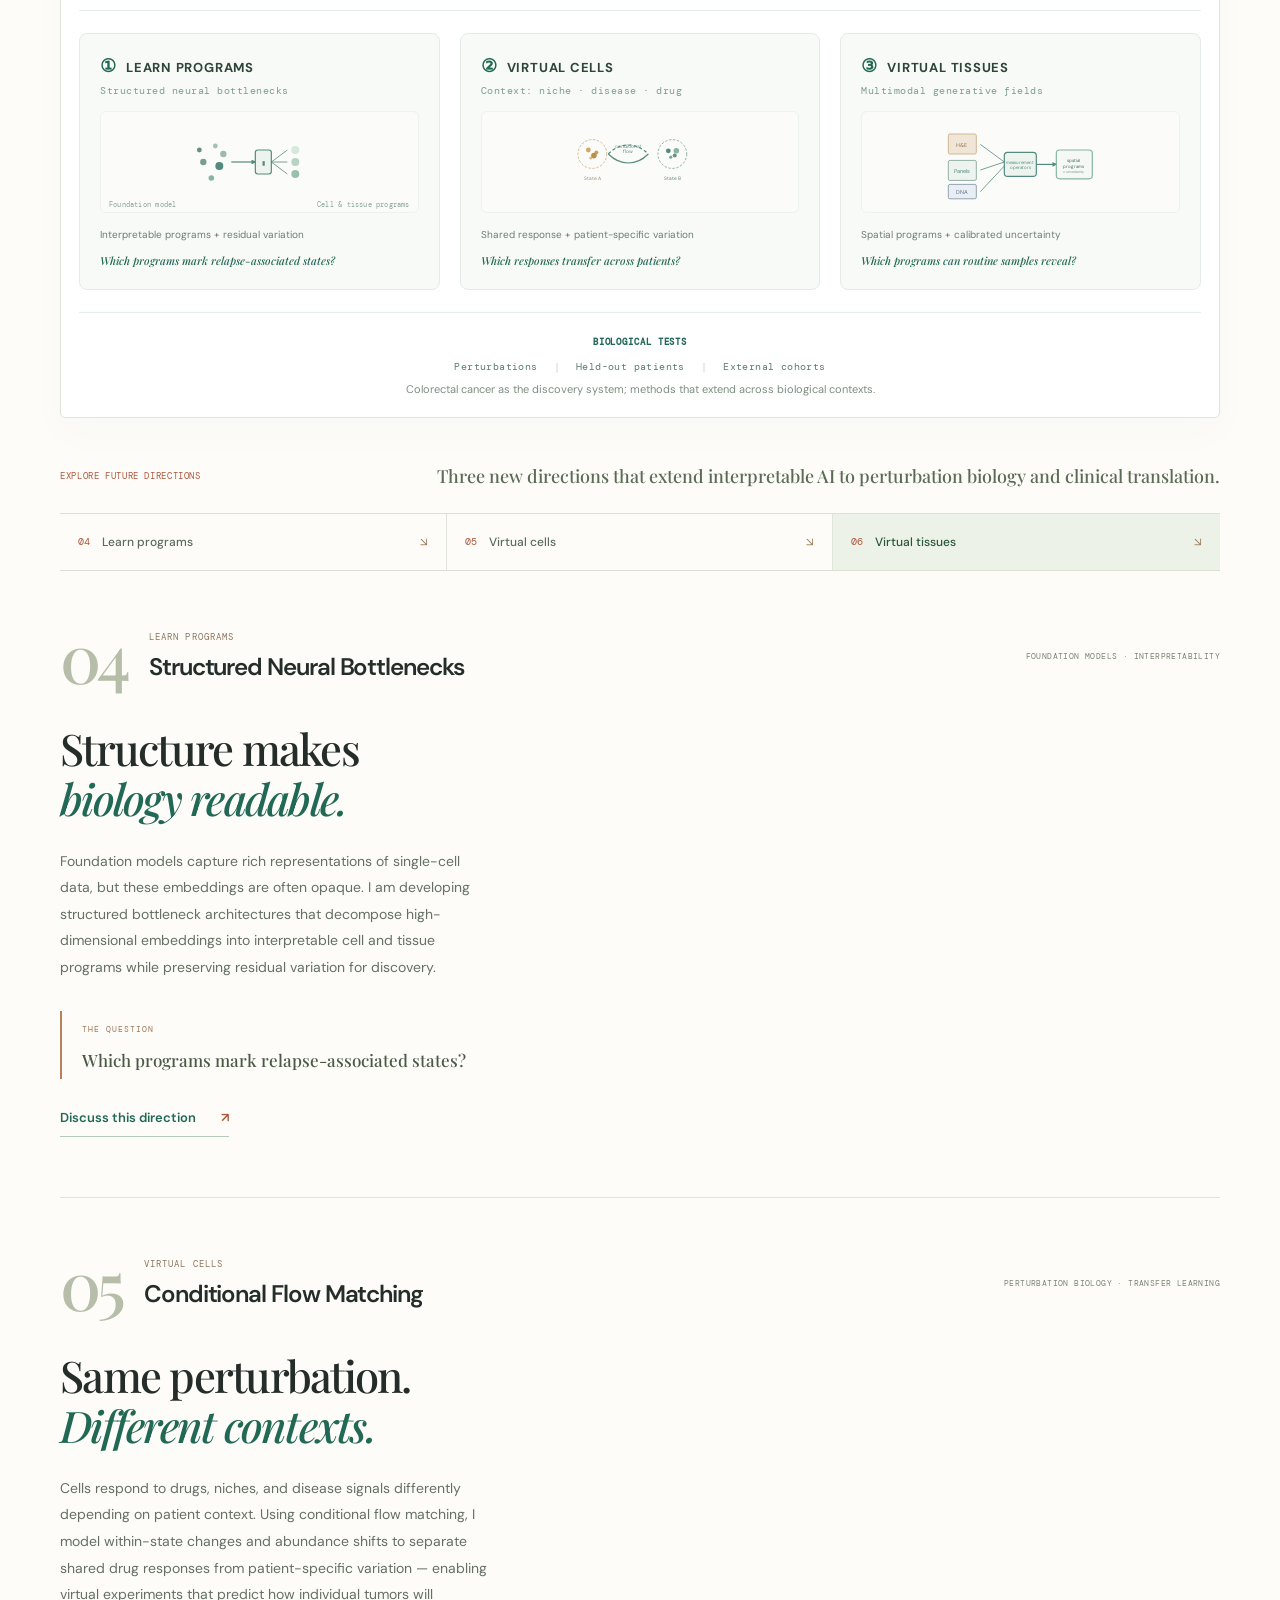
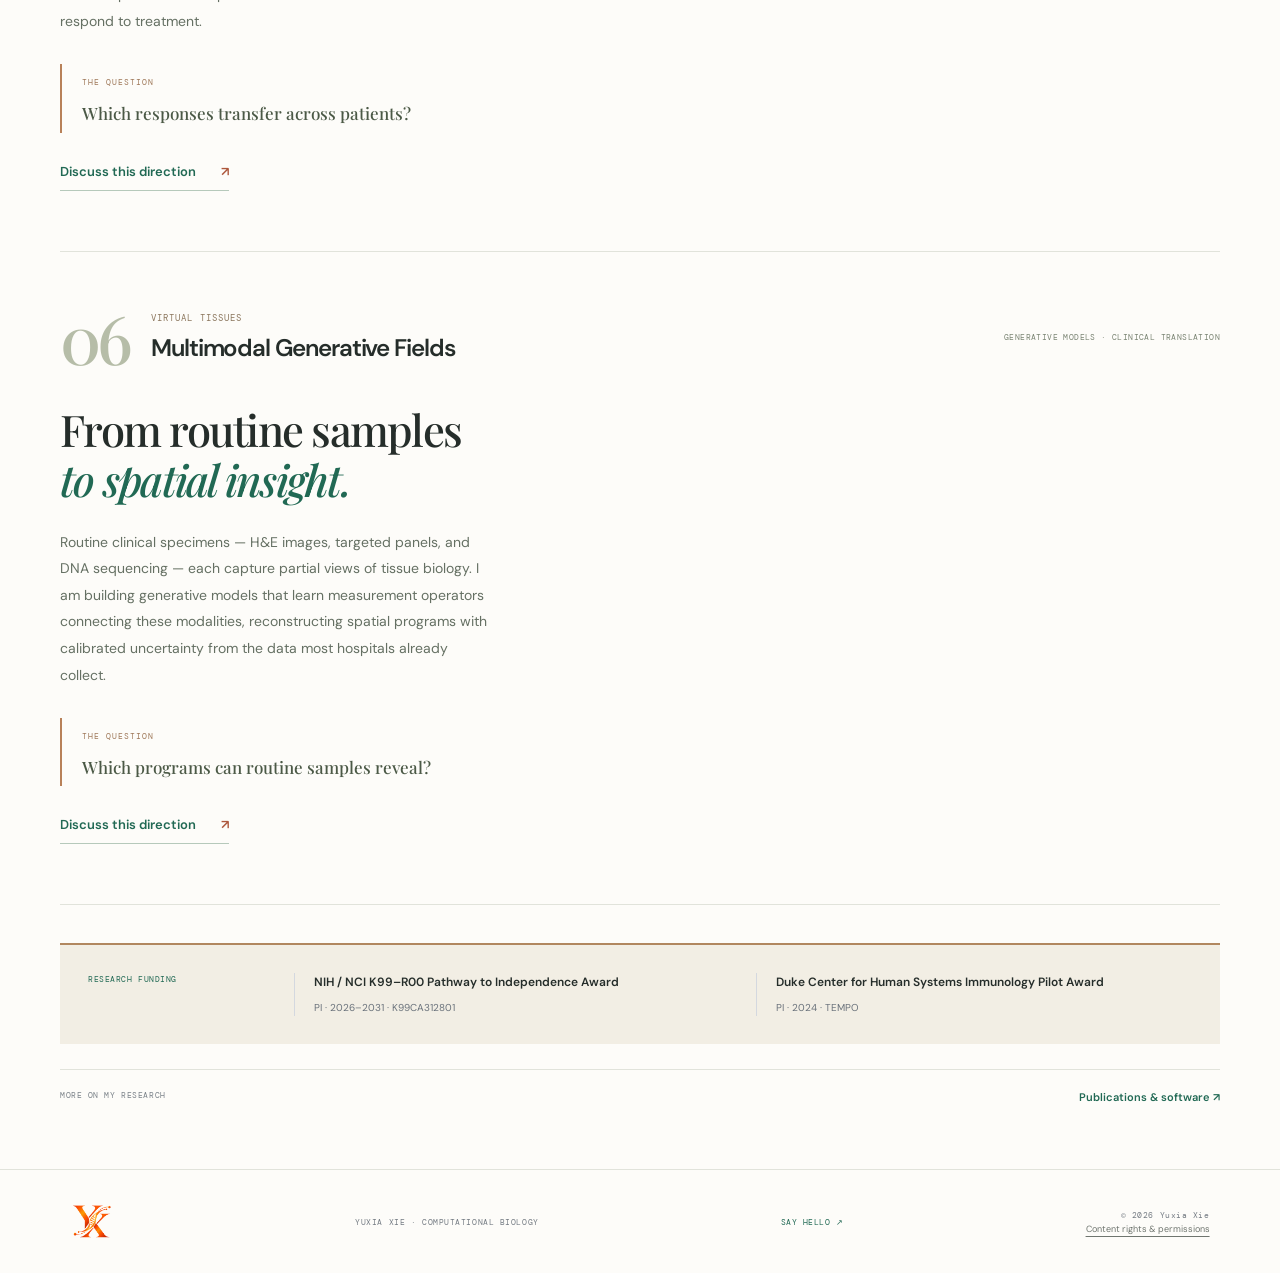
<file: research.html>
<!doctype html><html lang="en"><head><meta charset="utf-8"><meta name="viewport" content="width=device-width, initial-scale=1"><meta name="theme-color" content="#fbfbf8"><meta name="description" content="Research in computational biology, single-cell and spatial omics, multimodal machine learning, and cancer biology."><title>Research | Yuxia Xie</title><link rel="preconnect" href="https://fonts.googleapis.com"><link rel="preconnect" href="https://fonts.gstatic.com" crossorigin><link href="https://fonts.googleapis.com/css2?family=DM+Mono:wght@400;500&family=DM+Sans:wght@400;500;600;700;800&family=Playfair+Display:ital,wght@0,500;0,600;1,500;1,600&display=swap" rel="stylesheet"><link rel="stylesheet" href="style.css"><link rel="stylesheet" href="science.css"><link rel="stylesheet" href="editorial.css"></head><body><header class="site-header"><a class="brand brand-image" href="index.html" aria-label="Yuxia Xie home"><img src="logo.png" alt=""></a><button class="menu-toggle" aria-expanded="false" aria-controls="main-nav">MENU <span>☰</span></button><nav id="main-nav"><a href="index.html" data-page="home">Home</a><a href="research.html" data-page="research">Research</a><a href="publications.html" data-page="publications">Publications</a><a href="news.html" data-page="news">News</a><a href="teaching.html" data-page="teaching">Teaching</a><a href="about.html" data-page="about">About</a><a href="field-notes.html" data-page="field-notes">Photo diary</a><a href="contact.html" data-page="contact">Contact</a><a class="nav-cv" href="cv.html" data-page="cv">CV <span>↗</span></a></nav></header><main class="page-shell" data-active="research"><header class="research-overview-intro"><p class="eyebrow">YUXIA XIE / RESEARCH PROGRAM</p><h1>From biological complexity<br>to <em>interpretable insight.</em></h1><p>I develop computational methods that connect molecular pathways, tissue images, and spatial omics to understand cancer. My research brings these measurements into a shared biological context.</p></header>
<figure class="program-overview"><div class="overview-caption-top"><span>THE BIG PICTURE</span><span>ONE PROGRAM · THREE CONNECTED DIRECTIONS</span></div><button class="overview-image" data-image aria-label="Enlarge the complete research overview"><img src="assets/research-overview.svg" alt="Research program overview: gene expression, pathology images, and spatial context connect through interpretable AI to xGATE pathway scoring, xMINT image–omics integration, and SPACT / SPACT-ST tumor ecosystem research." width="1440" height="860" fetchpriority="high"></button><figcaption><span>A conceptual map of my research. Tissue panels are from the original xMINT overview.</span><a href="assets/research-overview.svg" target="_blank" rel="noreferrer">Open full-size figure ↗</a></figcaption></figure>
<div class="projects-introduction"><span class="eyebrow">EXPLORE THE PROJECTS</span><p>Three complementary approaches to making complex biology more interpretable.</p></div>
<nav class="research-nav" aria-label="Research projects"><a href="#pathways"><span>01</span> Pathway intelligence <b>↘</b></a><a href="#multimodal"><span>02</span> Image + omics <b>↘</b></a><a href="#ecosystems"><span>03</span> Tumor ecosystems <b>↘</b></a></nav>
<div class="research-chapters"><section class="research-chapter" id="pathways" aria-labelledby="pathways-title"><header class="chapter-heading"><span class="chapter-number">01</span><div><p class="eyebrow">PATHWAY INTELLIGENCE</p><span class="project-name">xGATE</span></div><span class="chapter-tags">NETWORK TOPOLOGY · SINGLE-CELL OMICS</span></header><div class="chapter-layout"><div class="chapter-copy"><h2 id="pathways-title">Structure makes<br><em>the signal stronger.</em></h2><p>Gene co-expression networks can provide structural clues that conventional pathway scores miss. I develop topology-aware approaches to improve pathway activity scoring in single-cell and spatial data.</p><div class="research-question"><span>THE QUESTION</span><p>How can gene relationships make pathway activity more interpretable?</p></div><a class="text-cta" href="https://github.com/jichunxie/xGATE">Explore xGATE <span>↗</span></a></div><div class="science-module pathway-module"><div class="figure-heading"><span>PATHWAY STRUCTURE</span><b>Follow a signal from membrane to nucleus.</b></div><svg class="pathway-diagram" viewBox="0 0 600 395" role="img" aria-label="Simplified EGFR to RAS RAF MEK ERK signaling cascade"><defs><marker id="arrowMAPK" viewBox="0 0 10 10" refX="8" refY="5" markerWidth="5" markerHeight="5" orient="auto-start-reverse"><path d="M0 0 10 5 0 10z" fill="#548a7d"/></marker></defs><path d="M30 70H570M30 77H570" stroke="#bad4ca" stroke-width="3"/><text x="22" y="57" class="compartment">MEMBRANE</text><text x="22" y="104" class="compartment">CYTOPLASM</text><rect x="383" y="319" width="177" height="72" rx="35" fill="#f2ece0"/><g fill="none" stroke="#548a7d" stroke-width="2" marker-end="url(#arrowMAPK)"><path class="path-flow" d="M300 60V91"/><path class="path-flow" d="M300 132V163"/><path class="path-flow" d="M300 204V224H135V242"/><path class="path-flow" d="M194 263H240"/><path class="path-flow" d="M359 263H405"/><path class="path-flow" d="M465 283V328"/></g><g class="pathway-node" data-node="0" role="button" tabindex="0" aria-label="Learn about EGFR"><rect x="241" y="20" width="118" height="40" rx="8"/><text x="300" y="38" text-anchor="middle">EGFR</text><text class="node-sub" x="300" y="52" text-anchor="middle">Receptor</text></g><g class="pathway-node" data-node="1" role="button" tabindex="0" aria-label="Learn about GRB2 / SOS"><rect x="241" y="92" width="118" height="40" rx="8"/><text x="300" y="110" text-anchor="middle">GRB2 / SOS</text><text class="node-sub" x="300" y="124" text-anchor="middle">Adaptor + GEF</text></g><g class="pathway-node" data-node="2" role="button" tabindex="0" aria-label="Learn about RAS–GTP"><rect x="241" y="164" width="118" height="40" rx="8"/><text x="300" y="182" text-anchor="middle">RAS–GTP</text><text class="node-sub" x="300" y="196" text-anchor="middle">Molecular switch</text></g><g class="pathway-node" data-node="3" role="button" tabindex="0" aria-label="Learn about RAF"><rect x="76" y="243" width="118" height="40" rx="8"/><text x="135" y="261" text-anchor="middle">RAF</text><text class="node-sub" x="135" y="275" text-anchor="middle">MAP3K</text></g><g class="pathway-node" data-node="4" role="button" tabindex="0" aria-label="Learn about MEK1/2"><rect x="241" y="243" width="118" height="40" rx="8"/><text x="300" y="261" text-anchor="middle">MEK1/2</text><text class="node-sub" x="300" y="275" text-anchor="middle">MAP2K</text></g><g class="pathway-node" data-node="5" role="button" tabindex="0" aria-label="Learn about ERK1/2"><rect x="406" y="243" width="118" height="40" rx="8"/><text x="465" y="261" text-anchor="middle">ERK1/2</text><text class="node-sub" x="465" y="275" text-anchor="middle">MAPK</text></g><g class="pathway-node" data-node="6" role="button" tabindex="0" aria-label="Learn about Nuclear targets"><rect x="406" y="329" width="118" height="40" rx="8"/><text x="465" y="347" text-anchor="middle">Nuclear targets</text><text class="node-sub" x="465" y="361" text-anchor="middle">Transcription</text></g></svg><p class="node-detail" aria-live="polite">Select a molecule to explore its role in the signaling cascade.</p><p class="figure-source">Simplified biological example, not an xGATE result. Arrows indicate signaling steps, including indirect steps. <a href="https://reactome.org/content/detail/R-HSA-177929" target="_blank" rel="noreferrer">EGFR</a> · <a href="https://reactome.org/content/detail/R-HSA-5673001" target="_blank" rel="noreferrer">RAF–MAPK / Reactome ↗</a></p></div></div><details class="method-details"><summary><span>INSIDE THE METHOD</span> View the complete xGATE framework <b aria-hidden="true">+</b></summary><figure class="method-figure"><figcaption><span class="eyebrow">METHOD AT A GLANCE</span><h3>xGATE · From expression data and co-expression structure to pathway scores.</h3></figcaption><button data-image aria-label="Enlarge method figure"><img src="assets/imported/research-projects-01.jpg" alt="xGATE · From expression data and co-expression structure to pathway scores." loading="lazy"></button><p class="figure-source">Original figure from my <a href="https://sites.google.com/view/yuxia-xie/research-projects" target="_blank" rel="noreferrer">Research Projects page ↗</a> · Click to enlarge.</p></figure></details></section><section class="research-chapter" id="multimodal" aria-labelledby="multimodal-title"><header class="chapter-heading"><span class="chapter-number">02</span><div><p class="eyebrow">IMAGE + OMICS</p><span class="project-name">xMINT</span></div><span class="chapter-tags">HISTOLOGY · SPATIAL TRANSCRIPTOMICS</span></header><div class="chapter-layout"><div class="chapter-copy"><h2 id="multimodal-title">Two modalities.<br><em>A richer view.</em></h2><p>Pathology images capture tissue morphology; targeted gene panels measure molecular signals. My work connects these complementary views to impute gene expression in spatial transcriptomics.</p><div class="research-question"><span>THE QUESTION</span><p>What can tissue morphology tell us beyond the measured gene panel?</p></div><a class="text-cta" href="https://github.com/jichunxie/xMINT_manu_support">Explore xMINT <span>↗</span></a></div><div class="science-module multimodal-module" data-step="0"><div class="figure-heading"><span>xMINT · MULTIMODAL LEARNING</span><b>From tissue images to molecular detail.</b></div><div class="modality-inputs"><div class="modality-card" data-pipeline="0"><span class="data-label">H&E IMAGE</span><svg class="figure-crop " viewBox="16 317 161 220" role="img" aria-label="Original H&E tissue section"><svg x="16" y="317" width="161" height="220" viewBox="16 317 161 220" overflow="hidden"><image href="assets/imported/research-projects-00.png" width="1280" height="615"/></svg></svg></div><div class="modality-card" data-pipeline="0"><span class="data-label">GENE PANEL</span><svg class="figure-crop " viewBox="17 16 160 159" role="img" aria-label="Schematic expression matrix in the original xMINT figure"><svg x="17" y="16" width="160" height="159" viewBox="17 16 160 159" overflow="hidden"><image href="assets/imported/research-projects-00.png" width="1280" height="615"/></svg></svg></div><div class="modality-card" data-pipeline="1"><span class="data-label">IMAGE PATCH</span><svg class="figure-crop " viewBox="270 406 165 151" role="img" aria-label="Histology patch from the original xMINT figure"><svg x="270" y="406" width="165" height="151" viewBox="270 406 165 151" overflow="hidden"><image href="assets/imported/research-projects-00.png" width="1280" height="615"/></svg></svg></div></div><div class="integration-track"><span></span><b data-pipeline="2">CROSS-MODAL ATTENTION</b><span></span></div><div class="output-strip" data-pipeline="3"><span class="data-label">IMPUTED SPATIAL EXPRESSION</span><svg class="figure-crop " viewBox="1138 35 122 157" role="img" aria-label="xMINT output 1"><svg x="1138" y="35" width="122" height="157" viewBox="1138 35 122 157" overflow="hidden"><image href="assets/imported/research-projects-00.png" width="1280" height="615"/></svg></svg><svg class="figure-crop " viewBox="1138 195 122 157" role="img" aria-label="xMINT output 2"><svg x="1138" y="195" width="122" height="157" viewBox="1138 195 122 157" overflow="hidden"><image href="assets/imported/research-projects-00.png" width="1280" height="615"/></svg></svg><svg class="figure-crop " viewBox="1138 353 122 157" role="img" aria-label="xMINT output 3"><svg x="1138" y="353" width="122" height="157" viewBox="1138 353 122 157" overflow="hidden"><image href="assets/imported/research-projects-00.png" width="1280" height="615"/></svg></svg></div><div class="figure-controls pipeline-controls"><button data-play aria-pressed="false">Play walkthrough</button><button data-step-select="0" aria-label="Step 1: Inputs" aria-pressed="true">01</button><button data-step-select="1" aria-label="Step 2: Image features" aria-pressed="false">02</button><button data-step-select="2" aria-label="Step 3: Integration" aria-pressed="false">03</button><button data-step-select="3" aria-label="Step 4: Imputation" aria-pressed="false">04</button></div><p class="pipeline-detail" aria-live="polite">01 / INPUTS — H&E morphology and a targeted gene panel provide complementary views of the tissue.</p><p class="figure-source">Original xMINT overview · <a href="assets/imported/research-projects-00.png" target="_blank" rel="noreferrer">View full figure ↗</a>. Output genes and color scale are not specified in this overview.</p></div></div><details class="method-details"><summary><span>INSIDE THE METHOD</span> View the complete xMINT framework <b aria-hidden="true">+</b></summary><figure class="method-figure"><figcaption><span class="eyebrow">METHOD AT A GLANCE</span><h3>xMINT · Image features and targeted expression are integrated to impute spatial gene expression.</h3></figcaption><button data-image aria-label="Enlarge method figure"><img src="assets/imported/research-projects-00.png" alt="xMINT · Image features and targeted expression are integrated to impute spatial gene expression." loading="lazy"></button><p class="figure-source">Original figure from my <a href="https://sites.google.com/view/yuxia-xie/research-projects" target="_blank" rel="noreferrer">Research Projects page ↗</a> · Click to enlarge.</p></figure></details><section class="spatial-deep-dive"><div><span class="eyebrow">READ THE TISSUE</span><h2>Location is part<br>of the <em>signal.</em></h2><p>The xMINT overview places molecular predictions back into tissue space. Compare its three output maps with the stained tissue section to see how spatial patterns differ.</p><p>These are crops from the original overview figure, shown without inventing gene names or numerical scales.</p></div><div class="science-module spatial-module"><div class="figure-heading"><span>SPATIAL EXPRESSION</span><b>One tissue. Different molecular patterns.</b></div><div class="tissue-pair"><div><span class="data-label">H&E · MORPHOLOGY</span><svg class="figure-crop " viewBox="16 317 161 220" role="img" aria-label="H&E stained tissue section from the xMINT overview"><svg x="16" y="317" width="161" height="220" viewBox="16 317 161 220" overflow="hidden"><image href="assets/imported/research-projects-00.png" width="1280" height="615"/></svg></svg></div><div><span class="data-label map-label">IMPUTED EXPRESSION · OUTPUT 01</span><div class="map-output" data-map-panel="0"><svg class="figure-crop " viewBox="1138 35 122 157" role="img" aria-label="xMINT spatial expression output 1"><svg x="1138" y="35" width="122" height="157" viewBox="1138 35 122 157" overflow="hidden"><image href="assets/imported/research-projects-00.png" width="1280" height="615"/></svg></svg></div><div class="map-output" data-map-panel="1" hidden><svg class="figure-crop " viewBox="1138 195 122 157" role="img" aria-label="xMINT spatial expression output 2"><svg x="1138" y="195" width="122" height="157" viewBox="1138 195 122 157" overflow="hidden"><image href="assets/imported/research-projects-00.png" width="1280" height="615"/></svg></svg></div><div class="map-output" data-map-panel="2" hidden><svg class="figure-crop " viewBox="1138 353 122 157" role="img" aria-label="xMINT spatial expression output 3"><svg x="1138" y="353" width="122" height="157" viewBox="1138 353 122 157" overflow="hidden"><image href="assets/imported/research-projects-00.png" width="1280" height="615"/></svg></svg></div></div></div><div class="figure-controls" role="group" aria-label="Select spatial output"><button data-map="0" aria-pressed="true" class="active">Output 01</button><button data-map="1" aria-pressed="false" class="">Output 02</button><button data-map="2" aria-pressed="false" class="">Output 03</button></div><p class="figure-explanation">Keep the tissue context; explore the differences in spatial expression across three outputs.</p><p class="figure-source">Original xMINT overview · <a href="assets/imported/research-projects-00.png" target="_blank" rel="noreferrer">View full figure ↗</a>. Output genes and color scale are not specified in this overview.</p></div></section></section><section class="research-chapter" id="ecosystems" aria-labelledby="ecosystems-title"><header class="chapter-heading"><span class="chapter-number">03</span><div><p class="eyebrow">TUMOR ECOSYSTEMS</p><span class="project-name">SPACT / SPACT-ST</span></div><span class="chapter-tags">CANCER HETEROGENEITY · INTERPRETABLE AI</span></header><div class="chapter-layout"><div class="chapter-copy"><h2 id="ecosystems-title">From cellular diversity<br><em>to biological insight.</em></h2><p>As PI of an NIH/NCI K99–R00 award, I am developing interpretable AI frameworks that combine molecular networks with tissue architecture to infer pathway activity in single-cell and spatial transcriptomics.</p><div class="research-question"><span>RESEARCH DIRECTION</span><p>Connect pathway activity with the organization of colorectal tumor ecosystems.</p></div><a class="text-cta" href="mailto:yuxia.xie@duke.edu">Discuss this research <span>↗</span></a></div><figure class="science-module immune-figure"><div class="figure-heading"><span>TUMOR MICROENVIRONMENT</span><b>Competing programs in a shared ecosystem.</b></div><button class="original-figure" data-image aria-label="Enlarge tumor microenvironment figure"><img src="assets/imported/research-projects-03.jpg" alt="xSCOPE overview contrasting antitumor and immunosuppressive cells, cytokines and signaling interactions" loading="lazy"></button><figcaption class="figure-explanation">Immune activation and suppression depend on interactions among tumor cells, T cells, macrophages, and their signals.</figcaption><p class="figure-source">Original xSCOPE conceptual illustration from my Research Projects page; this is not a result from the K99 project.</p></figure></div></section></div><section class="future-divider"><div class="divider-line"></div><div class="divider-content"><span class="eyebrow">FUTURE DIRECTIONS</span><p>Building on these foundations, my independent research program pursues three new directions.</p></div><div class="divider-line"></div></section><figure class="program-overview future-overview"><div class="overview-caption-top"><span>RESEARCH PROGRAM</span><span>THREE NEW DIRECTIONS · K99/R00</span></div><div class="future-overview-grid"><div class="future-card" data-dir="1"><div class="future-card-header"><span class="future-number">①</span><h3>LEARN PROGRAMS</h3></div><p class="future-subtitle">Structured neural bottlenecks</p><div class="future-visual"><div class="future-viz viz-bottleneck"><span class="viz-label">Foundation model</span><svg viewBox="0 0 200 100" aria-hidden="true"><circle cx="30" cy="50" r="4" fill="#7b9e8f"/><circle cx="45" cy="30" r="3" fill="#a4c2b3"/><circle cx="50" cy="55" r="5" fill="#548a7d"/><circle cx="40" cy="70" r="3.5" fill="#88b5a2"/><circle cx="25" cy="35" r="3" fill="#6b8f7f"/><circle cx="55" cy="40" r="4" fill="#9dbcad"/><line x1="65" y1="50" x2="95" y2="50" stroke="#548a7d" stroke-width="1.5" marker-end="url(#arrowFuture)"/><rect x="95" y="35" width="20" height="30" rx="3" fill="#edf4f0" stroke="#548a7d" stroke-width="1.5"/><text x="105" y="54" text-anchor="middle" fill="#548a7d" font-size="7">▮</text><line x1="115" y1="50" x2="135" y2="35" stroke="#548a7d" stroke-width="1"/><line x1="115" y1="50" x2="135" y2="50" stroke="#548a7d" stroke-width="1"/><line x1="115" y1="50" x2="135" y2="65" stroke="#548a7d" stroke-width="1"/><circle cx="145" cy="35" r="5" fill="#d4e8db"/><circle cx="145" cy="50" r="5" fill="#b8d4c5"/><circle cx="145" cy="65" r="5" fill="#9ac0ad"/><defs><marker id="arrowFuture" viewBox="0 0 10 10" refX="8" refY="5" markerWidth="4" markerHeight="4" orient="auto"><path d="M0 0 10 5 0 10z" fill="#548a7d"/></marker></defs></svg><span class="viz-label-right">Cell &amp; tissue programs</span></div></div><p class="future-detail">Interpretable programs + residual variation</p><p class="future-question">Which programs mark relapse-associated states?</p></div><div class="future-card" data-dir="2"><div class="future-card-header"><span class="future-number">②</span><h3>VIRTUAL CELLS</h3></div><p class="future-subtitle">Context: niche · disease · drug</p><div class="future-visual"><div class="future-viz viz-flow"><svg viewBox="0 0 200 100" aria-hidden="true"><circle cx="40" cy="40" r="18" fill="none" stroke="#c9a87c" stroke-width="1" stroke-dasharray="3 2"/><circle cx="35" cy="35" r="3" fill="#d4a862"/><circle cx="45" cy="38" r="2.5" fill="#c99e55"/><circle cx="38" cy="45" r="2" fill="#e0be82"/><circle cx="42" cy="42" r="3.5" fill="#b89049"/><path d="M60 40 C75 25, 95 25, 110 40" fill="none" stroke="#548a7d" stroke-width="1.5" stroke-dasharray="4 3"/><path d="M60 40 C75 55, 95 55, 110 40" fill="none" stroke="#548a7d" stroke-width="1.5"/><text x="85" y="32" text-anchor="middle" fill="#548a7d" font-size="6">conditional</text><text x="85" y="39" text-anchor="middle" fill="#548a7d" font-size="6">flow</text><circle cx="140" cy="40" r="18" fill="none" stroke="#7b9e8f" stroke-width="1" stroke-dasharray="3 2"/><circle cx="135" cy="36" r="3" fill="#548a7d"/><circle cx="143" cy="42" r="2.5" fill="#6b8f7f"/><circle cx="138" cy="44" r="2" fill="#7ba898"/><circle cx="145" cy="36" r="3.5" fill="#88b5a2"/><text x="40" y="72" text-anchor="middle" fill="#9a8560" font-size="6">State A</text><text x="140" y="72" text-anchor="middle" fill="#5c7d6d" font-size="6">State B</text></svg></div></div><p class="future-detail">Shared response + patient-specific variation</p><p class="future-question">Which responses transfer across patients?</p></div><div class="future-card" data-dir="3"><div class="future-card-header"><span class="future-number">③</span><h3>VIRTUAL TISSUES</h3></div><p class="future-subtitle">Multimodal generative fields</p><div class="future-visual"><div class="future-viz viz-multimodal"><svg viewBox="0 0 200 100" aria-hidden="true"><rect x="10" y="15" width="35" height="25" rx="2" fill="#f0e6d8" stroke="#c9a87c" stroke-width="1"/><text x="27" y="31" text-anchor="middle" fill="#9a7a4f" font-size="7">H&amp;E</text><rect x="10" y="48" width="35" height="25" rx="2" fill="#edf4f0" stroke="#7b9e8f" stroke-width="1"/><text x="27" y="64" text-anchor="middle" fill="#548a7d" font-size="7">Panels</text><rect x="10" y="78" width="35" height="18" rx="2" fill="#e8eef4" stroke="#7b8fa0" stroke-width="1"/><text x="27" y="90" text-anchor="middle" fill="#5c7088" font-size="7">DNA</text><line x1="50" y1="28" x2="80" y2="50" stroke="#548a7d" stroke-width="1"/><line x1="50" y1="60" x2="80" y2="50" stroke="#548a7d" stroke-width="1"/><line x1="50" y1="87" x2="80" y2="55" stroke="#548a7d" stroke-width="1"/><rect x="80" y="38" width="40" height="30" rx="4" fill="#edf4f0" stroke="#548a7d" stroke-width="1.5"/><text x="100" y="52" text-anchor="middle" fill="#548a7d" font-size="5.5">measurement</text><text x="100" y="59" text-anchor="middle" fill="#548a7d" font-size="5.5">operators</text><line x1="120" y1="53" x2="145" y2="53" stroke="#548a7d" stroke-width="1.5" marker-end="url(#arrowFuture)"/><rect x="145" y="35" width="45" height="36" rx="4" fill="#f5f8f5" stroke="#88b5a2" stroke-width="1.5"/><text x="167" y="50" text-anchor="middle" fill="#3d6b56" font-size="5.5">spatial</text><text x="167" y="57" text-anchor="middle" fill="#3d6b56" font-size="5.5">programs</text><text x="167" y="64" text-anchor="middle" fill="#7b9e8f" font-size="4.5">± uncertainty</text></svg></div></div><p class="future-detail">Spatial programs + calibrated uncertainty</p><p class="future-question">Which programs can routine samples reveal?</p></div></div><div class="future-footer"><span>BIOLOGICAL TESTS</span><div class="future-tests"><span>Perturbations</span><span class="test-sep">|</span><span>Held-out patients</span><span class="test-sep">|</span><span>External cohorts</span></div><p>Colorectal cancer as the discovery system; methods that extend across biological contexts.</p></div></figure><div class="projects-introduction future-intro"><span class="eyebrow">EXPLORE FUTURE DIRECTIONS</span><p>Three new directions that extend interpretable AI to perturbation biology and clinical translation.</p></div><nav class="research-nav" aria-label="Future research directions"><a href="#programs"><span>04</span> Learn programs <b>↘</b></a><a href="#virtualcells"><span>05</span> Virtual cells <b>↘</b></a><a href="#virtualtissues"><span>06</span> Virtual tissues <b>↘</b></a></nav><div class="research-chapters"><section class="research-chapter" id="programs" aria-labelledby="programs-title"><header class="chapter-heading"><span class="chapter-number">04</span><div><p class="eyebrow">LEARN PROGRAMS</p><span class="project-name">Structured Neural Bottlenecks</span></div><span class="chapter-tags">FOUNDATION MODELS · INTERPRETABILITY</span></header><div class="chapter-layout"><div class="chapter-copy"><h2 id="programs-title">Structure makes<br><em>biology readable.</em></h2><p>Foundation models capture rich representations of single-cell data, but these embeddings are often opaque. I am developing structured bottleneck architectures that decompose high-dimensional embeddings into interpretable cell and tissue programs while preserving residual variation for discovery.</p><div class="research-question"><span>THE QUESTION</span><p>Which programs mark relapse-associated states?</p></div><a class="text-cta" href="mailto:yuxia.xie@duke.edu">Discuss this direction <span>↗</span></a></div></div></section><section class="research-chapter" id="virtualcells" aria-labelledby="virtualcells-title"><header class="chapter-heading"><span class="chapter-number">05</span><div><p class="eyebrow">VIRTUAL CELLS</p><span class="project-name">Conditional Flow Matching</span></div><span class="chapter-tags">PERTURBATION BIOLOGY · TRANSFER LEARNING</span></header><div class="chapter-layout"><div class="chapter-copy"><h2 id="virtualcells-title">Same perturbation.<br><em>Different contexts.</em></h2><p>Cells respond to drugs, niches, and disease signals differently depending on patient context. Using conditional flow matching, I model within-state changes and abundance shifts to separate shared drug responses from patient-specific variation — enabling virtual experiments that predict how individual tumors will respond to treatment.</p><div class="research-question"><span>THE QUESTION</span><p>Which responses transfer across patients?</p></div><a class="text-cta" href="mailto:yuxia.xie@duke.edu">Discuss this direction <span>↗</span></a></div></div></section><section class="research-chapter" id="virtualtissues" aria-labelledby="virtualtissues-title"><header class="chapter-heading"><span class="chapter-number">06</span><div><p class="eyebrow">VIRTUAL TISSUES</p><span class="project-name">Multimodal Generative Fields</span></div><span class="chapter-tags">GENERATIVE MODELS · CLINICAL TRANSLATION</span></header><div class="chapter-layout"><div class="chapter-copy"><h2 id="virtualtissues-title">From routine samples<br><em>to spatial insight.</em></h2><p>Routine clinical specimens — H&amp;E images, targeted panels, and DNA sequencing — each capture partial views of tissue biology. I am building generative models that learn measurement operators connecting these modalities, reconstructing spatial programs with calibrated uncertainty from the data most hospitals already collect.</p><div class="research-question"><span>THE QUESTION</span><p>Which programs can routine samples reveal?</p></div><a class="text-cta" href="mailto:yuxia.xie@duke.edu">Discuss this direction <span>↗</span></a></div></div></section></div><section class="funding-strip"><span class="eyebrow">RESEARCH FUNDING</span><div><b>NIH / NCI K99–R00 Pathway to Independence Award</b><span>PI · 2026–2031 · K99CA312801</span></div><div><b>Duke Center for Human Systems Immunology Pilot Award</b><span>PI · 2024 · TEMPO</span></div></section><section class="page-end-link"><span>MORE ON MY RESEARCH</span><a href="publications.html">Publications & software ↗</a></section></main><footer class="site-footer"><a class="brand brand-image" href="index.html" aria-label="Yuxia Xie home"><img src="logo.png" alt=""></a><span>YUXIA XIE · COMPUTATIONAL BIOLOGY</span><a href="mailto:yuxia.xie@duke.edu">SAY HELLO ↗</a><span class="footer-rights">© 2026 Yuxia Xie<br><a href="rights.html">Content rights &amp; permissions</a></span></footer><div class="lightbox" aria-hidden="true"><button class="lightbox-close" aria-label="Close image">×</button><img alt=""></div><script src="script.js"></script><script src="science.js"></script></body></html>
</file>
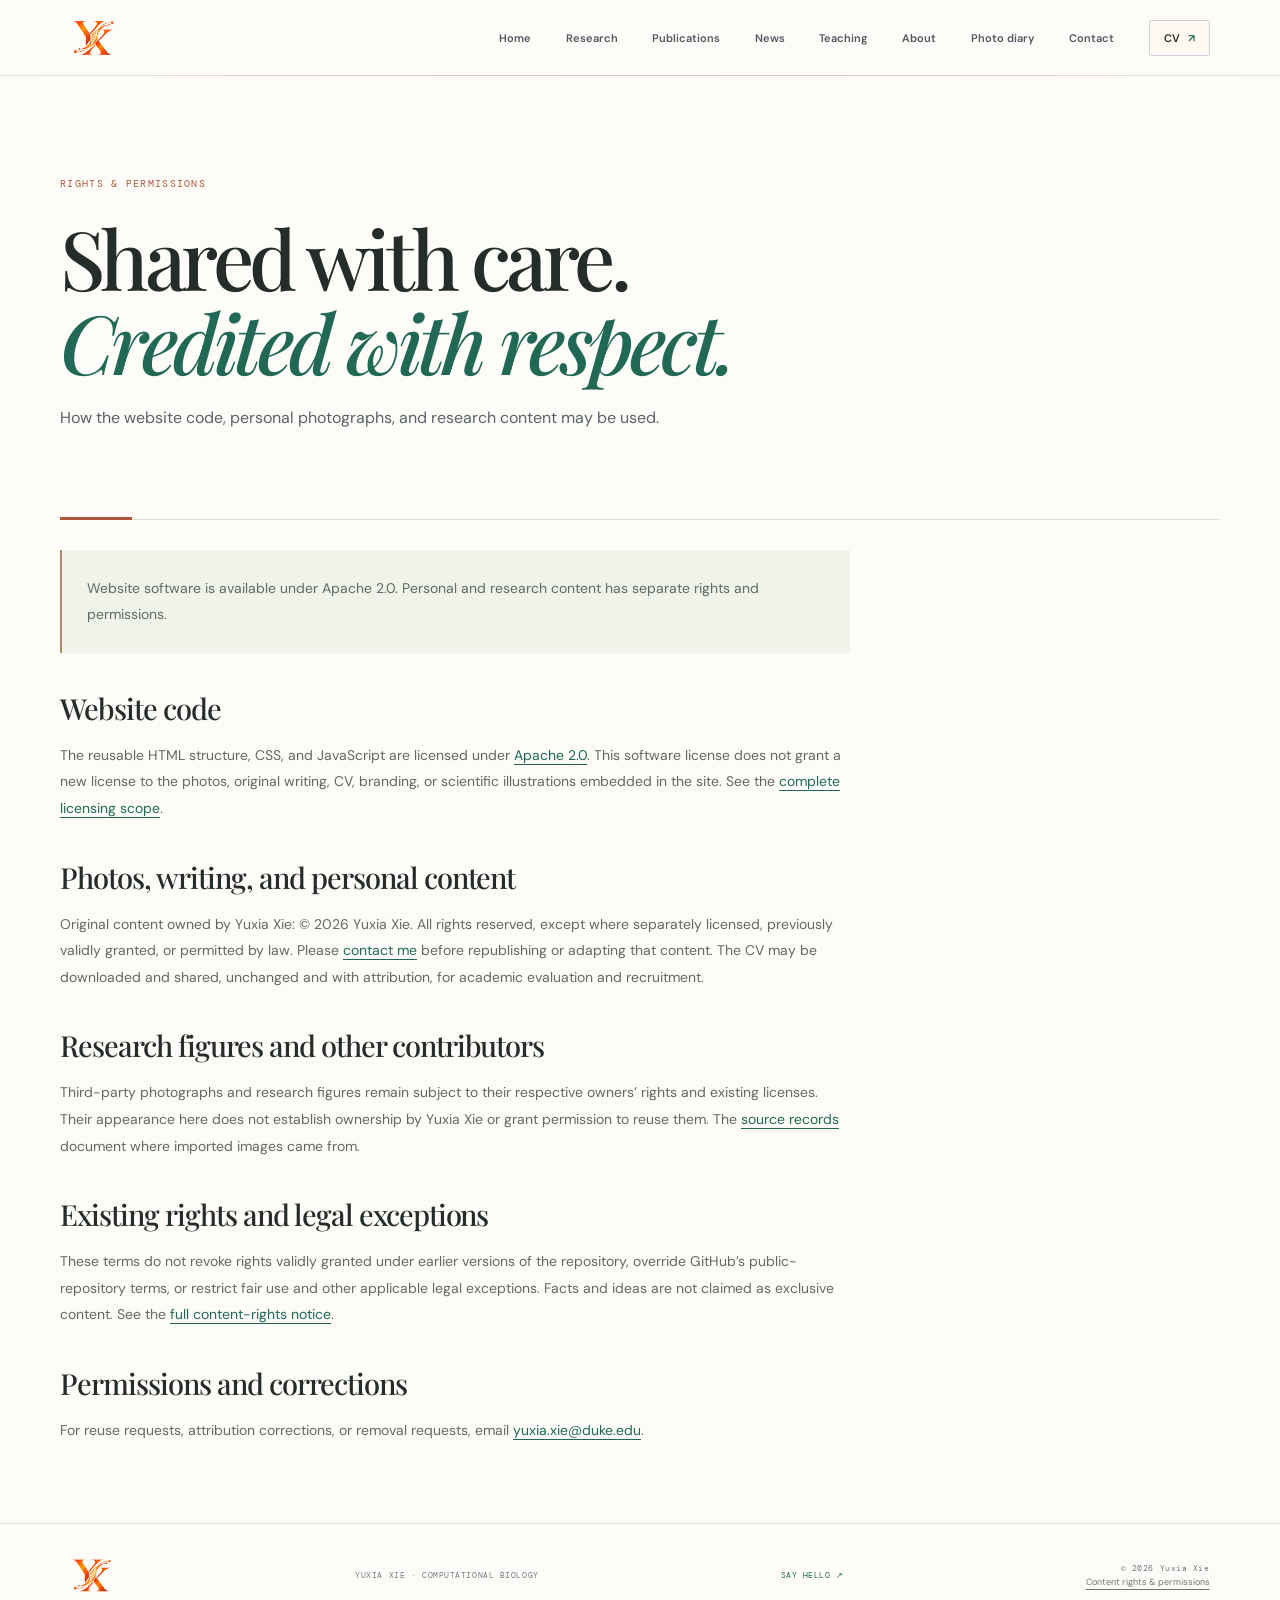
<file: rights.html>
<!doctype html><html lang="en"><head><meta charset="utf-8"><meta name="viewport" content="width=device-width, initial-scale=1"><meta name="theme-color" content="#fbfbf8"><meta name="description" content="Licensing and reuse permissions for website software, photographs, research figures, and original content."><title>Rights &amp; Permissions | Yuxia Xie</title><link rel="preconnect" href="https://fonts.googleapis.com"><link rel="preconnect" href="https://fonts.gstatic.com" crossorigin><link href="https://fonts.googleapis.com/css2?family=DM+Mono:wght@400;500&family=DM+Sans:wght@400;500;600;700;800&family=Playfair+Display:ital,wght@0,500;0,600;1,500;1,600&display=swap" rel="stylesheet"><link rel="stylesheet" href="style.css"><link rel="stylesheet" href="editorial.css"></head><body><header class="site-header"><a class="brand brand-image" href="index.html" aria-label="Yuxia Xie home"><img src="logo.png" alt=""></a><button class="menu-toggle" aria-expanded="false" aria-controls="main-nav">MENU <span>☰</span></button><nav id="main-nav"><a href="index.html" data-page="home">Home</a><a href="research.html" data-page="research">Research</a><a href="publications.html" data-page="publications">Publications</a><a href="news.html" data-page="news">News</a><a href="teaching.html" data-page="teaching">Teaching</a><a href="about.html" data-page="about">About</a><a href="field-notes.html" data-page="field-notes">Photo diary</a><a href="contact.html" data-page="contact">Contact</a><a class="nav-cv" href="cv.html" data-page="cv">CV <span>↗</span></a></nav></header><main class="page-shell" data-active="rights"><header class="page-intro"><p class="eyebrow">RIGHTS &amp; PERMISSIONS</p><h1>Shared with care.<br><em>Credited with respect.</em></h1><p class="intro-lede">How the website code, personal photographs, and research content may be used.</p></header><div class="rights-copy"><p class="rights-summary">Website software is available under Apache 2.0. Personal and research content has separate rights and permissions.</p><h2>Website code</h2><p>The reusable HTML structure, CSS, and JavaScript are licensed under <a href="LICENSE">Apache 2.0</a>. This software license does not grant a new license to the photos, original writing, CV, branding, or scientific illustrations embedded in the site. See the <a href="LICENSE-SCOPE.md">complete licensing scope</a>.</p><h2>Photos, writing, and personal content</h2><p>Original content owned by Yuxia Xie: © 2026 Yuxia Xie. All rights reserved, except where separately licensed, previously validly granted, or permitted by law. Please <a href="mailto:yuxia.xie@duke.edu">contact me</a> before republishing or adapting that content. The CV may be downloaded and shared, unchanged and with attribution, for academic evaluation and recruitment.</p><h2>Research figures and other contributors</h2><p>Third-party photographs and research figures remain subject to their respective owners’ rights and existing licenses. Their appearance here does not establish ownership by Yuxia Xie or grant permission to reuse them. The <a href="assets/imported/sources.json">source records</a> document where imported images came from.</p><h2>Existing rights and legal exceptions</h2><p>These terms do not revoke rights validly granted under earlier versions of the repository, override GitHub’s public-repository terms, or restrict fair use and other applicable legal exceptions. Facts and ideas are not claimed as exclusive content. See the <a href="CONTENT-RIGHTS.md">full content-rights notice</a>.</p><h2>Permissions and corrections</h2><p>For reuse requests, attribution corrections, or removal requests, email <a href="mailto:yuxia.xie@duke.edu">yuxia.xie@duke.edu</a>.</p></div></main><footer class="site-footer"><a class="brand brand-image" href="index.html" aria-label="Yuxia Xie home"><img src="logo.png" alt=""></a><span>YUXIA XIE · COMPUTATIONAL BIOLOGY</span><a href="mailto:yuxia.xie@duke.edu">SAY HELLO ↗</a><span class="footer-rights">© 2026 Yuxia Xie<br><a href="rights.html">Content rights &amp; permissions</a></span></footer><script src="script.js"></script></body></html>
</file>
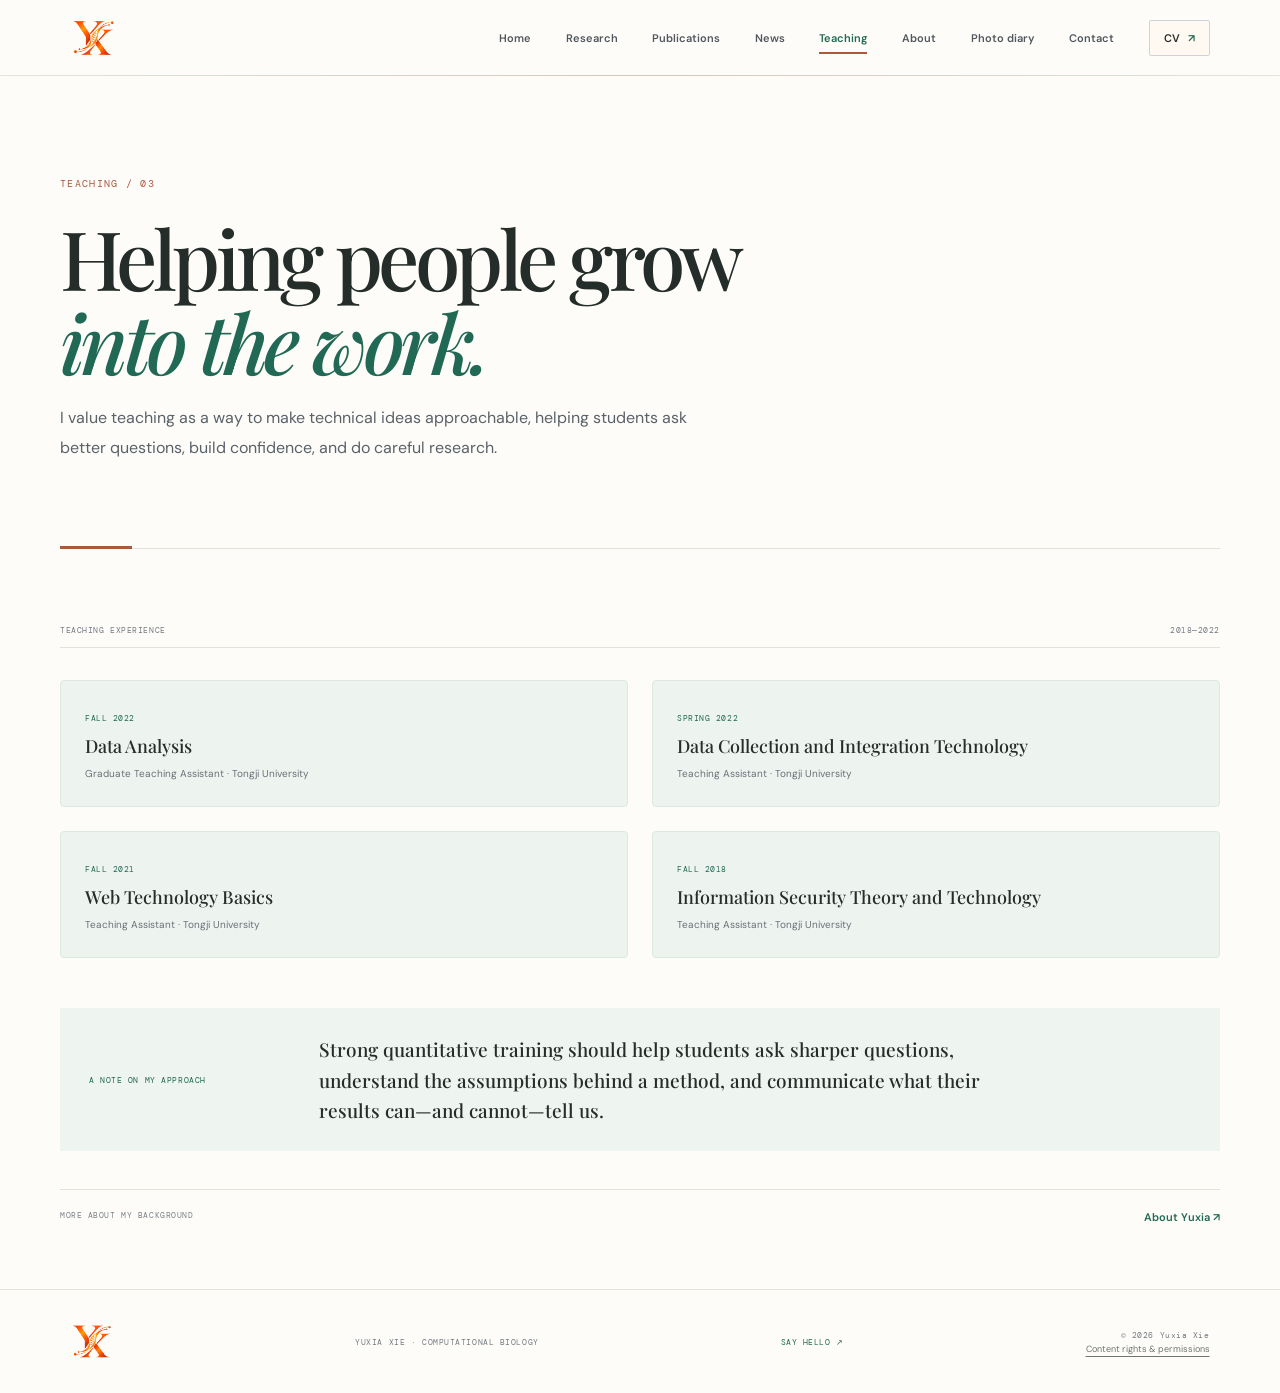
<file: teaching.html>
<!doctype html><html lang="en"><head><meta charset="utf-8"><meta name="viewport" content="width=device-width, initial-scale=1"><meta name="theme-color" content="#fbfbf8"><meta name="description" content="Teaching experience by Yuxia Xie."><title>Teaching | Yuxia Xie</title><link rel="preconnect" href="https://fonts.googleapis.com"><link rel="preconnect" href="https://fonts.gstatic.com" crossorigin><link href="https://fonts.googleapis.com/css2?family=DM+Mono:wght@400;500&family=DM+Sans:wght@400;500;600;700;800&family=Playfair+Display:ital,wght@0,500;0,600;1,500;1,600&display=swap" rel="stylesheet"><link rel="stylesheet" href="style.css"><link rel="stylesheet" href="editorial.css"></head><body><header class="site-header"><a class="brand brand-image" href="index.html" aria-label="Yuxia Xie home"><img src="logo.png" alt=""></a><button class="menu-toggle" aria-expanded="false" aria-controls="main-nav">MENU <span>☰</span></button><nav id="main-nav"><a href="index.html" data-page="home">Home</a><a href="research.html" data-page="research">Research</a><a href="publications.html" data-page="publications">Publications</a><a href="news.html" data-page="news">News</a><a href="teaching.html" data-page="teaching">Teaching</a><a href="about.html" data-page="about">About</a><a href="field-notes.html" data-page="field-notes">Photo diary</a><a href="contact.html" data-page="contact">Contact</a><a class="nav-cv" href="cv.html" data-page="cv">CV <span>↗</span></a></nav></header><main class="page-shell" data-active="teaching"><header class="page-intro"><p class="eyebrow">TEACHING / 03</p><h1>Helping people grow<br><em>into the work.</em></h1><p class="intro-lede">I value teaching as a way to make technical ideas approachable, helping students ask better questions, build confidence, and do careful research.</p></header>
<section class="teaching-grid teaching-full"><div class="teach-column"><div class="section-label"><span>TEACHING EXPERIENCE</span><span>2018—2022</span></div><article class="teaching-item"><span>FALL 2022</span><h2>Data Analysis</h2><p>Graduate Teaching Assistant · Tongji University</p></article><article class="teaching-item"><span>SPRING 2022</span><h2>Data Collection and Integration Technology</h2><p>Teaching Assistant · Tongji University</p></article><article class="teaching-item"><span>FALL 2021</span><h2>Web Technology Basics</h2><p>Teaching Assistant · Tongji University</p></article><article class="teaching-item"><span>FALL 2018</span><h2>Information Security Theory and Technology</h2><p>Teaching Assistant · Tongji University</p></article></div></section><section class="teaching-note"><span class="eyebrow">A NOTE ON MY APPROACH</span><p>Strong quantitative training should help students ask sharper questions, understand the assumptions behind a method, and communicate what their results can—and cannot—tell us.</p></section><section class="page-end-link"><span>MORE ABOUT MY BACKGROUND</span><a href="about.html">About Yuxia ↗</a></section></main><footer class="site-footer"><a class="brand brand-image" href="index.html" aria-label="Yuxia Xie home"><img src="logo.png" alt=""></a><span>YUXIA XIE · COMPUTATIONAL BIOLOGY</span><a href="mailto:yuxia.xie@duke.edu">SAY HELLO ↗</a><span class="footer-rights">© 2026 Yuxia Xie<br><a href="rights.html">Content rights &amp; permissions</a></span></footer><div class="lightbox" aria-hidden="true"><button class="lightbox-close" aria-label="Close image">×</button><img alt=""></div><script src="script.js"></script></body></html>
</file>
<file: style.css>
/* SPDX-License-Identifier: Apache-2.0; content exclusions: LICENSE-SCOPE.md */

:root{--paper:#fbfbf8;--white:#fff;--ink:#20252b;--muted:#626970;--line:#e3e5e4;--blue:#176b54;--pale:#eef4ef;--mint:#edf4f0;--serif:'Playfair Display',Georgia,serif;--sans:'DM Sans',Arial,sans-serif;--mono:'DM Mono',monospace}*{box-sizing:border-box}html{scroll-behavior:smooth}body{margin:0;background:var(--paper);color:var(--ink);font-family:var(--sans);-webkit-font-smoothing:antialiased}a{color:inherit}.site-header{height:76px;border-bottom:1px solid var(--line);display:flex;align-items:center;justify-content:space-between;padding:0 max(5.5vw,28px);background:rgba(251,251,248,.94);position:sticky;top:0;z-index:10;backdrop-filter:blur(14px)}.brand{font:700 23px var(--sans);letter-spacing:-2px;text-decoration:none}.brand span{color:var(--blue)}nav{display:flex;align-items:center;gap:clamp(17px,2.7vw,37px)}nav a{font-size:11px;font-weight:600;text-decoration:none;color:#50575e;transition:color .2s}nav a:hover,nav a[aria-current=page]{color:var(--blue)}nav .nav-cv{border:1px solid #cfd3dc;border-radius:2px;padding:10px 14px;color:var(--ink)}nav .nav-cv:hover{border-color:var(--blue)}.nav-cv span{color:var(--blue);margin-left:5px}.menu-toggle{display:none}.page-shell{width:min(1160px,calc(100% - 80px));margin:0 auto}.eyebrow,.section-label,.hero-meta,.portrait-caption,.portrait-side,.highlight-years,.pub-year,.pub-badge,.pillar-visual>span,.pillar-number,.teaching-item>span,.mentee>span,.bio-facts span,.talk-row>span,.photo-grid figcaption>span,.gallery-note,.home-index>a>span,.site-footer>span,.site-footer>a:last-of-type{font:9px var(--mono);letter-spacing:.07em}.eyebrow{color:#656e77;display:flex;align-items:center;gap:9px}.eyebrow i{width:7px;height:7px;background:var(--blue);border-radius:50%;display:inline-block}.home-hero{min-height:610px;display:grid;grid-template-columns:1.08fr .82fr;align-items:center;gap:10%;padding:64px 0 54px}.hero-copy{padding-left:3%}.hero-copy h1,.page-intro h1{font:500 clamp(57px,7.1vw,92px)/1.02 var(--serif);letter-spacing:-.06em;margin:35px 0 25px}.hero-copy h1 em,.page-intro h1 em,.home-statement h2 em,.pillar h2 em{color:var(--blue);font-weight:500}.hero-lede{font-size:16px;line-height:1.75;color:#59616a;max-width:420px;margin:0}.hero-links{display:flex;align-items:center;gap:23px;margin-top:29px}.pill-link{display:inline-flex;align-items:center;justify-content:space-between;gap:24px;padding:14px 17px;text-decoration:none;font-size:11px;font-weight:600;border-radius:2px}.pill-link.dark{background:var(--ink);color:white}.pill-link.dark:hover{background:var(--blue)}.pill-link span{color:#b7c8ff}.plain-link{font-size:11px;text-decoration:none;font-weight:600}.plain-link span{color:var(--blue)}.hero-meta{display:flex;gap:22px;color:#858a90;margin-top:70px;font-size:8px}.hero-portrait{height:470px;position:relative;background:#e8ebf1;padding:14px 14px 46px;transform:rotate(1deg);box-shadow:0 8px 30px #20252b0a}.hero-portrait>img{width:100%;height:100%;object-fit:cover;object-position:center 35%;display:block;filter:saturate(.87)}.portrait-caption{position:absolute;left:20px;bottom:15px;right:17px;display:flex;justify-content:space-between;color:#58606a;font-size:8px}.portrait-side{position:absolute;right:-36px;top:25%;writing-mode:vertical-rl;color:#737a82;font-size:8px;transform:rotate(180deg)}.home-lower{border-top:1px solid var(--line);border-bottom:1px solid var(--line);display:grid;grid-template-columns:1fr 330px;gap:9%;padding:52px 3%}.home-statement h2{font:500 clamp(30px,4vw,46px)/1.2 var(--serif);letter-spacing:-.04em;max-width:640px;margin:22px 0 23px}.arrow-link,.inline-link{font-size:11px;color:var(--blue);font-weight:600;text-decoration:none}.home-highlight{background:var(--pale);padding:25px 25px 22px;border-left:2px solid var(--blue)}.home-highlight .eyebrow{font-size:8px}.home-highlight>b{display:block;font:600 17px var(--sans);margin-top:22px}.home-highlight p{font-size:12px;line-height:1.65;color:#56606e;margin:10px 0 17px}.highlight-years{font-size:8px;color:var(--blue)}.home-index{margin:60px 3% 48px}.home-index>a{display:grid;grid-template-columns:150px 1fr 22px;align-items:center;padding:20px 4px;border-bottom:1px solid var(--line);text-decoration:none;transition:padding .2s}.home-index>a:hover{padding-left:12px}.home-index>a>span{font-size:8px;color:#7c838b}.home-index b{font:500 18px var(--serif)}.home-index i{font-style:normal;color:var(--blue)}.home-end{padding:26px 3% 75px;display:flex;justify-content:space-between;align-items:center}.home-end p{font:italic 18px var(--serif);color:#626970}.home-end a{font-size:11px;color:var(--blue);font-weight:600;text-decoration:none}.site-footer{min-height:79px;border-top:1px solid var(--line);display:flex;align-items:center;justify-content:space-between;padding:0 max(5.5vw,28px);color:#747b83}.site-footer .brand{color:var(--ink)}.site-footer>span,.site-footer>a:last-of-type{font-size:8px}.site-footer>a:last-of-type{text-decoration:none;color:var(--blue)}.page-intro{padding:91px 0 61px;border-bottom:1px solid var(--line)}.page-intro .eyebrow{color:var(--blue)}.page-intro h1{font-size:clamp(52px,6.3vw,78px);margin:26px 0 20px}.intro-lede{font-size:15px;line-height:1.8;color:#5a6269;max-width:650px;margin:0 0 25px}.page-intro .pill-link{margin-top:2px}.research-pillars{padding:24px 0 20px}.pillar{display:grid;grid-template-columns:1fr 1fr;position:relative;min-height:340px;align-items:center;gap:8%;padding:38px 30px;border-bottom:1px solid var(--line)}.pillar.reverse .pillar-visual{order:2}.pillar.reverse .pillar-copy{order:1}.pillar-number{position:absolute;left:0;top:28px;color:var(--blue)}.pillar-copy{padding:22px 4px}.pillar-copy .eyebrow{color:var(--blue);font-size:8px}.pillar h2{font:500 clamp(29px,3.5vw,43px)/1.13 var(--serif);letter-spacing:-.045em;margin:18px 0}.pillar-copy p{font-size:13px;line-height:1.8;color:#5d666d;max-width:475px}.inline-link{display:inline-block;margin-top:8px}.pillar-visual{height:225px;background:var(--pale);position:relative;display:flex;align-items:center;justify-content:center;overflow:hidden}.pillar-visual>span{position:absolute;bottom:13px;left:16px;color:#667080;font-size:7px}.pillar-visual svg{width:85%;height:80%}.viz-graph svg path{stroke:#8194cc;stroke-width:1.2;fill:none}.viz-graph svg circle{fill:#fbfbf8;stroke:var(--blue);stroke-width:2}.viz-graph svg circle:nth-of-type(2n){fill:#b8c7ed}.viz-spatial{background:#eef3ef}.viz-spatial svg rect{fill:#f9fbf8;stroke:#a9b9ad;stroke-width:1}.viz-spatial svg path{stroke:#dce5dd}.viz-spatial svg circle{fill:#567b70}.viz-spatial svg circle:nth-of-type(3n){fill:#d78263}.viz-cancer{background:#f5eee9}.cancer-circles{height:145px;width:240px;position:relative}.cancer-circles:before,.cancer-circles:after{content:"";position:absolute;border:1px solid #ce9987;border-radius:50%;inset:14px 27px}.cancer-circles:after{inset:31px 51px;border-color:#b5a0aa}.cancer-circles i{position:absolute;width:22px;height:22px;border-radius:50%;background:#d1a191;opacity:.8}.cancer-circles i:nth-child(1){left:54px;top:17px}.cancer-circles i:nth-child(2){left:134px;top:35px;background:#8897bc}.cancer-circles i:nth-child(3){left:181px;top:81px}.cancer-circles i:nth-child(4){left:91px;top:63px;width:33px;height:33px;background:#c67561}.cancer-circles i:nth-child(5){left:42px;top:103px;width:15px;height:15px;background:#7188b7}.cancer-circles i:nth-child(6){left:153px;top:120px;width:17px;height:17px}.cancer-circles i:nth-child(7){left:220px;top:34px;width:13px;height:13px;background:#7188b7}.cancer-circles i:nth-child(8){left:112px;top:7px;width:13px;height:13px}.cancer-circles i:nth-child(9){left:11px;top:71px;width:11px;height:11px}.funding-strip{margin:35px 0 25px;padding:27px 25px;background:#f0f2f5;display:grid;grid-template-columns:180px 1fr 1fr;gap:26px;align-items:start}.funding-strip>.eyebrow{color:var(--blue);font-size:8px}.funding-strip div{border-left:1px solid #d4d8df;padding-left:19px}.funding-strip b{font:600 12px/1.5 var(--sans);display:block}.funding-strip div span{display:block;font-size:10px;color:#69717a;margin-top:8px}.page-end-link{border-top:1px solid var(--line);padding:20px 0 65px;display:flex;justify-content:space-between}.page-end-link span{font:8px var(--mono);letter-spacing:.07em;color:#7a8188}.page-end-link a{font-size:11px;color:var(--blue);font-weight:600;text-decoration:none}.pub-section{padding-top:40px}.section-label{display:flex;justify-content:space-between;color:#737a82;font-size:8px;border-bottom:1px solid var(--line);padding:0 0 12px}.pub-item{display:grid;grid-template-columns:62px 1fr 90px 20px;gap:16px;align-items:center;padding:21px 0;border-bottom:1px solid var(--line)}.pub-year{color:var(--blue);font-size:9px}.pub-item h2{font:500 18px/1.3 var(--serif);margin:0}.pub-item p{font-size:10px;line-height:1.6;color:#687078;margin:7px 0 0}.pub-item p em{font-family:var(--serif)}.pub-badge{font-size:7px;color:#727b83}.pub-item>a{font-size:17px;color:var(--blue);text-decoration:none}.manuscript-row{margin:42px 0;padding:27px 29px;background:var(--pale);display:grid;grid-template-columns:230px 1fr;gap:28px}.manuscript-row>.eyebrow{font-size:8px;color:var(--blue)}.manuscript-row h3{font:500 17px/1.4 var(--serif);margin:0 0 6px}.manuscript-row p{font-size:10px;color:#687078;margin:0 0 22px}.manuscript-row p:last-child{margin-bottom:0}.software-section{padding-bottom:65px}.software-grid{display:grid;grid-template-columns:1fr 1fr;gap:15px;margin-top:18px}.software-grid>a{background:var(--mint);padding:24px;text-decoration:none;display:flex;flex-direction:column;min-height:165px}.software-grid>a:hover{background:#e5eee8}.software-grid span{font:9px var(--mono);color:#4f7769}.software-grid b{font:500 17px/1.45 var(--serif);max-width:350px;margin:17px 0}.software-grid i{font:600 10px var(--sans);font-style:normal;color:var(--blue);margin-top:auto}.teaching-grid{display:grid;grid-template-columns:.88fr 1.12fr;gap:8%;padding:46px 0 50px}.teaching-grid.teaching-full{grid-template-columns:1fr}.teaching-full .teach-column{display:grid;grid-template-columns:1fr 1fr;gap:24px}.teaching-full .teach-column .section-label{grid-column:1/-1}.teach-column .section-label{margin-bottom:8px}.teaching-item{padding:24px 0;border-bottom:1px solid var(--line)}.teaching-full .teaching-item{padding:24px;background:var(--mint);border:1px solid #dde8e1;border-radius:4px;border-bottom:1px solid #dde8e1;transition:box-shadow .25s ease,transform .25s ease}.teaching-full .teaching-item:hover{box-shadow:0 4px 20px rgba(23,107,84,.08);transform:translateY(-2px)}.teaching-item>span,.mentee>span{color:var(--blue);font-size:8px}.teaching-item h2,.mentee h2{font:500 18px var(--serif);margin:8px 0}.teaching-item p,.mentee p{font-size:10px;color:#687078;margin:0;line-height:1.6}.teaching-role{font-weight:500}.teaching-desc{margin-top:12px !important;font-size:11px !important;line-height:1.7 !important;color:#4a545c !important;border-top:1px solid #d4dfd7;padding-top:12px}.mentee{display:grid;grid-template-columns:70px 1fr;gap:14px;padding:17px 0;border-bottom:1px solid var(--line)}.mentee h2{margin:0 0 5px;font-size:16px}.teaching-note{background:var(--pale);padding:26px 29px;margin-bottom:38px;display:grid;grid-template-columns:205px 1fr;gap:25px}.teaching-note .eyebrow{color:var(--blue);font-size:8px}.teaching-note p{font:500 19px/1.6 var(--serif);max-width:690px;margin:0}.bio-layout{display:grid;grid-template-columns:.72fr 1fr;gap:10%;padding:55px 4% 64px;align-items:start}.bio-photo{background:#e8ebf1;padding:12px 12px 35px;transform:rotate(-1deg)}.bio-photo img{width:100%;height:370px;object-fit:cover;object-position:center 35%;display:block}.bio-photo>span{display:block;padding-top:13px;font:8px var(--mono);letter-spacing:.08em;color:#687078}.bio-copy>.eyebrow{color:var(--blue)}.bio-copy>p{font-size:13px;line-height:1.85;color:#5b646b;margin:16px 0}.bio-copy>p a{color:var(--blue);text-underline-offset:3px}.bio-facts{border-top:1px solid var(--line);border-bottom:1px solid var(--line);padding:17px 0;margin:25px 0;display:grid;grid-template-columns:1fr 1fr;gap:18px}.bio-facts div{display:flex;flex-direction:column;gap:6px}.bio-facts span{font-size:8px;color:var(--blue)}.bio-facts b{font-size:11px}.bio-facts small{font-size:9px;color:#727a82}.bio-copy .pill-link{margin-top:2px}.talks-section{padding:0 4% 52px}.talks-section .section-label{margin-bottom:6px}.talk-row{display:grid;grid-template-columns:90px 1fr;gap:15px;border-bottom:1px solid var(--line);padding:15px 0}.talk-row>span{color:var(--blue);font-size:8px}.talk-row p{font-size:11px;color:#565f67;margin:0;line-height:1.6}.about-end{border-top:1px solid var(--line);padding:21px 0 63px;display:flex;justify-content:space-between;align-items:center}.about-end p{font:italic 17px var(--serif);color:#657078}.about-end a{font-size:10px;color:var(--blue);text-decoration:none;font-weight:600}.photo-grid{padding:47px 0 20px;display:grid;grid-template-columns:1fr 1.2fr;grid-template-rows:300px 290px;gap:30px 28px}.photo-grid figure{margin:0;display:flex;flex-direction:column;min-height:0}.photo-grid .photo-tall{grid-row:span 2}.photo-frame{padding:0;border:0;background:#e8ebf1;overflow:hidden;flex:1;min-height:0;width:100%;cursor:zoom-in}.photo-frame img{width:100%;height:100%;object-fit:cover;display:block;transition:transform .45s,filter .4s;filter:saturate(.83)}.photo-frame:hover img{transform:scale(1.03);filter:saturate(1)}.photo-grid figcaption{padding:12px 2px 0;display:flex;flex-direction:column;gap:5px}.photo-grid figcaption>span{color:var(--blue);font-size:7px}.photo-grid figcaption b{font:500 15px var(--serif)}.gallery-note{padding:13px 0 65px;color:#737b83;font-size:8px}.gallery-note a{color:var(--blue)}.lightbox{display:none;position:fixed;inset:0;z-index:20;background:#101722eF;align-items:center;justify-content:center;padding:5vw}.lightbox.open{display:flex}.lightbox img{max-width:min(100%,1050px);max-height:90vh;object-fit:contain}.lightbox-close{position:absolute;right:28px;top:16px;border:0;background:none;color:white;font:36px var(--sans);cursor:pointer}
@media(max-width:850px){nav{gap:17px}.page-shell{width:calc(100% - 52px)}.home-hero{gap:6%;grid-template-columns:1fr .9fr}.hero-copy h1{font-size:72px}.hero-portrait{height:410px}.funding-strip{grid-template-columns:1fr 1fr}.funding-strip>.eyebrow{grid-column:span 2}.pillar{gap:5%;padding-inline:15px}.bio-layout{gap:7%;padding-inline:0}}
@media(max-width:650px){.site-header{height:65px;padding:0 20px}.menu-toggle{display:block;background:none;border:0;color:var(--ink);font:9px var(--mono);letter-spacing:.05em}.menu-toggle span{color:var(--blue);font-size:13px;margin-left:5px}nav{display:none;position:absolute;top:64px;left:0;right:0;padding:15px 22px 23px;background:var(--paper);border-bottom:1px solid var(--line);flex-direction:column;align-items:flex-start;gap:19px}nav.open{display:flex}.page-shell{width:calc(100% - 40px)}.home-hero{display:flex;flex-direction:column;align-items:stretch;padding:49px 0 40px;gap:38px}.hero-copy{padding:0}.hero-copy h1{font-size:clamp(60px,16vw,82px);margin:27px 0 19px}.hero-lede{font-size:14px}.hero-meta{margin-top:36px;gap:13px;font-size:7px}.hero-portrait{height:380px;width:88%;align-self:center}.portrait-side{right:-30px}.home-lower{grid-template-columns:1fr;gap:25px;padding:34px 2%}.home-statement h2{font-size:34px}.home-highlight{padding:21px}.home-index{margin:42px 2% 26px}.home-index>a{grid-template-columns:95px 1fr 20px;padding:17px 0}.home-index b{font-size:16px}.home-index>a>span{font-size:7px}.home-end{padding:16px 2% 48px;align-items:flex-start;gap:15px}.home-end p{font-size:15px;margin:0}.home-end a{white-space:nowrap;padding-top:4px}.site-footer{min-height:98px;padding:17px 20px;display:grid;grid-template-columns:1fr 1fr;gap:11px}.site-footer>*:nth-child(even){text-align:right}.site-footer>span,.site-footer>a:last-of-type{font-size:7px}.page-intro{padding:63px 0 39px}.page-intro h1{font-size:clamp(45px,12vw,66px);margin:22px 0 16px}.intro-lede{font-size:13px}.pillar{display:flex;flex-direction:column;align-items:stretch;gap:16px;padding:37px 0 31px}.pillar.reverse .pillar-visual,.pillar.reverse .pillar-copy{order:initial}.pillar-visual{height:195px;order:0}.pillar-copy{order:1;padding:5px 2px}.pillar h2{font-size:33px;margin:13px 0}.pillar-copy p{font-size:12px}.pillar-number{top:12px}.funding-strip{grid-template-columns:1fr;padding:22px;gap:21px}.funding-strip>.eyebrow{grid-column:auto}.funding-strip div{padding-left:13px}.page-end-link{padding-bottom:45px}.page-end-link span{font-size:7px}.pub-item{grid-template-columns:41px 1fr 18px;gap:11px;padding:17px 0}.pub-item h2{font-size:16px}.pub-item p{font-size:9px}.pub-badge{display:none}.manuscript-row{grid-template-columns:1fr;gap:17px;padding:22px}.software-grid{grid-template-columns:1fr}.teaching-grid{grid-template-columns:1fr;gap:38px;padding:33px 0}.teaching-full .teach-column{grid-template-columns:1fr}.teaching-note{grid-template-columns:1fr;gap:13px;padding:21px}.teaching-note p{font-size:17px}.bio-layout{grid-template-columns:1fr;gap:28px;padding:36px 0 48px}.bio-photo{width:82%;justify-self:center}.bio-photo img{height:340px}.bio-copy>p{font-size:12px}.talks-section{padding:0 0 38px}.about-end{padding-bottom:45px;gap:15px}.about-end p{font-size:15px}.about-end a{white-space:nowrap}.photo-grid{grid-template-columns:1fr;grid-template-rows:330px 260px 280px 250px;gap:23px;padding-top:31px}.photo-grid .photo-tall{grid-row:auto}.photo-grid figure{min-height:0}.photo-grid figcaption b{font-size:14px}.gallery-note{padding-bottom:45px}}
@media(prefers-reduced-motion:reduce){html{scroll-behavior:auto}*,*:before,*:after{transition:none!important}}

.contact-layout{display:grid;grid-template-columns:1fr .8fr;gap:12%;padding:58px 4% 75px}.contact-primary .eyebrow,.contact-secondary .eyebrow{color:var(--blue);font-size:8px}.contact-primary>a{display:inline-block;font:500 clamp(25px,4vw,42px) var(--serif);text-decoration:none;margin:17px 0 10px}.contact-primary>a i{font:normal 18px var(--sans);color:var(--blue)}.contact-primary>p{font-size:11px;color:#6b737b}.contact-secondary{display:flex;flex-direction:column;gap:35px}.contact-secondary>div{display:flex;flex-direction:column;align-items:flex-start;gap:12px}.contact-secondary a{font-size:12px;color:var(--blue);text-decoration:none}.contact-footnote{border-top:1px solid var(--line);padding:18px 4% 70px;display:flex;gap:22px;align-items:center}.contact-footnote span{font:8px var(--mono);color:#7a8188}.contact-footnote b{font-size:11px;font-weight:500}@media(max-width:650px){.contact-layout{grid-template-columns:1fr;gap:39px;padding:39px 2% 50px}.contact-primary>a{font-size:27px}.contact-footnote{padding:16px 2% 48px;gap:15px}}

/* Research instrument, motion, and news archive */
.home-hero .hero-copy h1{font:800 clamp(61px,7.2vw,91px)/.96 var(--sans);letter-spacing:-.085em;margin:35px 0 24px}.home-hero .hero-copy h1 em{font:800 1em/.96 var(--sans);font-style:normal;letter-spacing:-.09em;background:linear-gradient(95deg,#176b54 4%,#38a783 48%,#b88a38 100%);-webkit-background-clip:text;background-clip:text;color:transparent}.research-stage{position:relative;overflow:hidden;margin:70px 0 74px;padding:24px 28px 31px;background:#0b1120;color:#f2f5ff;border-radius:8px;box-shadow:0 18px 55px #17223d16}.research-stage:before{content:"";position:absolute;inset:0;background:radial-gradient(ellipse at 31% 48%,#1c335d70,transparent 56%),linear-gradient(#ffffff08 1px,transparent 1px),linear-gradient(90deg,#ffffff08 1px,transparent 1px);background-size:auto,30px 30px,30px 30px;mask-image:linear-gradient(125deg,#000,transparent 86%);pointer-events:none}.stage-top,.stage-main{position:relative}.stage-top{display:flex;justify-content:space-between;align-items:center;padding:0 0 18px;border-bottom:1px solid #ffffff18}.stage-top .eyebrow{color:#aeb8cf;font-size:8px}.stage-top .eyebrow i{background:#43d6c6;box-shadow:0 0 14px #43d6c6}.stage-status{font:8px var(--mono);color:#99a5be;letter-spacing:.09em}.stage-status b{display:inline-block;width:6px;height:6px;border-radius:50%;background:#37d2bd;margin-right:8px;box-shadow:0 0 10px #37d2bd}.stage-main{display:grid;grid-template-columns:1.35fr .65fr;gap:5%;align-items:center;padding:21px 5px 0}.stage-visual{position:relative;min-height:300px;border:1px solid #ffffff14;border-radius:5px;background:#0c1629b8;overflow:hidden}.stage-visual:after{content:"";position:absolute;inset:0;background:radial-gradient(ellipse at 50% 48%,transparent 10%,#0c1424a0 90%);pointer-events:none}.stage-visual-label,.stage-coordinates{position:absolute;z-index:1;font:8px var(--mono);letter-spacing:.07em;color:#93a3c5}.stage-visual-label{top:15px;left:16px}.stage-coordinates{bottom:13px;right:15px;color:#8e9bb4}.stage-coordinates span{color:#48d6cf;padding:0 5px}.network-map{display:block;width:100%;height:300px}.network-map text{font:8px 'DM Mono',monospace;letter-spacing:1.2px;fill:#7282a4}.network-map>ellipse{transform-origin:center;animation:orbit-breathe 7s ease-in-out infinite alternate}.network-map .signal-path{stroke-dasharray:5 11;animation:signal-flow 11s linear infinite}.network-nodes circle{fill:#6679a9;stroke:#16223c;stroke-width:5;animation:node-shimmer 3.2s ease-in-out infinite alternate}.network-nodes circle:nth-child(3n){fill:#45d8ce}.network-nodes circle:nth-child(2n){animation-delay:.6s}.network-pulse{animation:core-pulse 3s ease-out infinite;transform-origin:333px 190px}.stage-copy{padding:5px 0}.stage-copy>.eyebrow{color:#8ea2ca;font-size:8px}.stage-copy h2{font:700 clamp(24px,3vw,36px)/1.1 var(--sans);letter-spacing:-.06em;margin:14px 0}.stage-copy h2 em{font-style:normal;background:linear-gradient(90deg,#69d5a8,#e5be68);-webkit-background-clip:text;background-clip:text;color:transparent}.stage-copy p{font-size:11px;line-height:1.8;color:#a6b0c3;min-height:62px}.stage-tabs{display:flex;flex-wrap:wrap;gap:6px;margin-top:17px}.stage-tabs button{font:8px var(--mono);color:#aeb8cc;background:#ffffff08;border:1px solid #ffffff1d;padding:8px 9px;border-radius:2px;cursor:pointer}.stage-tabs button:hover,.stage-tabs button.active{border-color:#56d8d0;color:#75e9df;background:#46d6ce17}.stage-link{display:inline-block;margin-top:20px;font-size:10px;color:#63ddd5;font-weight:600;text-decoration:none}.stage-link span{margin-left:5px}.research-stage[data-mode=pathway] .network-nodes circle:nth-child(odd){fill:#a281ff}.research-stage[data-mode=multimodal] .network-nodes circle:nth-child(3n){fill:#ffd17d}.research-stage[data-mode=pathway] .network-map .signal-path{stroke:#9d7dff}.research-stage[data-mode=multimodal] .network-map .signal-path{stroke:#edb768}.home-news{padding:30px 3% 63px;border-top:1px solid var(--line)}.news-heading{display:flex;justify-content:space-between;align-items:end;margin-bottom:22px}.news-heading h2{font:700 clamp(30px,4vw,43px)/1.1 var(--sans);letter-spacing:-.065em;margin:11px 0 0}.news-heading h2 em{font:500 1em var(--serif);color:var(--blue)}.home-news-list{border-top:1px solid var(--line)}.home-news-list>a{display:grid;grid-template-columns:180px 1fr 20px;gap:20px;align-items:center;padding:16px 0;border-bottom:1px solid var(--line);text-decoration:none}.home-news-list>a:hover b{color:var(--blue)}.home-news-list span{font:8px var(--mono);letter-spacing:.05em;color:#78818c}.home-news-list b{font:500 16px var(--serif)}.home-news-list i{font-style:normal;color:var(--blue)}.news-intro{padding-bottom:44px}.news-archive{padding:26px 0 65px}.news-filter{display:flex;align-items:center;gap:7px;flex-wrap:wrap;padding-bottom:18px;border-bottom:1px solid var(--line)}.news-filter>span{font:8px var(--mono);letter-spacing:.08em;color:#808894;margin-right:8px}.news-filter button{border:1px solid #dfe2e5;background:transparent;color:#626b77;border-radius:20px;padding:8px 13px;font:9px var(--sans);cursor:pointer;transition:.2s}.news-filter button:hover,.news-filter button.active{background:#202938;color:white;border-color:#202938}.news-feed{border-bottom:1px solid var(--line)}.news-card{display:grid;grid-template-columns:88px 36px 1fr 28px;gap:17px;align-items:start;padding:24px 3px 25px;border-bottom:1px solid var(--line)}.news-card[hidden]{display:none}.news-card>time{font:9px var(--mono);letter-spacing:.04em;color:#75808c;padding-top:6px}.news-card-mark{height:34px;width:34px;display:grid;place-items:center;border-radius:50%;font-size:15px;background:#eff1fb;color:#526bc1}.mark-award{background:#f1effb;color:#7658cc}.mark-talk{background:#edf4f4;color:#368c8a}.mark-research{background:#eef3fa;color:#547ec3}.mark-paper{background:#f5f0e9;color:#af7841}.news-type{font:8px var(--mono);letter-spacing:.075em;color:var(--blue)}.news-card h2{font:600 20px/1.25 var(--sans);letter-spacing:-.035em;margin:8px 0}.news-card p{font-size:11px;line-height:1.75;color:#626c76;max-width:690px;margin:0}.news-card a{display:inline-block;font-size:10px;color:var(--blue);text-decoration:none;font-weight:600;margin-top:11px}.news-card-index{font:8px var(--mono);color:#a5abb1;text-align:right;padding-top:7px}.news-footer-note{font-size:10px;color:#737b83;margin:22px 0 0}.news-footer-note a{color:var(--blue);text-decoration:none}.independence-callout{display:grid;grid-template-columns:220px 1fr;gap:6%;padding:33px 4%;margin:18px 0 46px;background:linear-gradient(115deg,#eff2fa,#f7f8fb 75%);border-left:2px solid var(--blue)}.independence-callout>.eyebrow{color:var(--blue);font-size:8px;padding-top:8px}.independence-callout h2{font:700 clamp(26px,3.5vw,40px)/1.1 var(--sans);letter-spacing:-.06em;margin:0 0 14px}.independence-callout h2 em{font:500 1em var(--serif);color:var(--blue)}.independence-callout p{font-size:11px;line-height:1.8;color:#606975;max-width:710px}.independence-callout a{font-size:10px;color:var(--blue);text-decoration:none;font-weight:600}.js-enabled .reveal:not(.is-visible){opacity:0;transform:translateY(18px)}.reveal{transition:opacity .65s ease,transform .65s cubic-bezier(.2,.7,.2,1)}.reveal.is-visible{opacity:1;transform:translateY(0)}@keyframes signal-flow{to{stroke-dashoffset:-160}}@keyframes core-pulse{0%{opacity:.18;transform:scale(.72)}60%{opacity:.55}100%{opacity:0;transform:scale(2.15)}}@keyframes node-shimmer{from{filter:drop-shadow(0 0 1px #57dcd3);opacity:.72}to{filter:drop-shadow(0 0 8px #57dcd3);opacity:1}}@keyframes orbit-breathe{from{opacity:.5;transform:scale(.99)}to{opacity:.95;transform:scale(1.015)}}
@media(max-width:850px){.stage-main{grid-template-columns:1fr;gap:15px}.stage-copy{padding:0 5px 7px}.stage-copy p{min-height:0}.research-stage{margin:50px 0}.network-map{height:260px}.home-hero .hero-copy h1{font-size:74px}.independence-callout{grid-template-columns:165px 1fr;gap:4%}}
@media(max-width:650px){.home-hero .hero-copy h1{font-size:clamp(55px,14.2vw,75px);margin:26px 0 19px}.research-stage{margin:33px 0 46px;padding:18px 15px 21px}.stage-top{align-items:flex-start;gap:15px}.stage-status{font-size:7px;white-space:nowrap}.stage-visual{min-height:225px}.network-map{height:225px}.stage-visual-label{font-size:7px}.stage-coordinates{font-size:6px}.stage-main{padding-top:15px}.stage-copy h2{font-size:29px}.stage-tabs button{font-size:7px;padding:7px}.news-heading{align-items:flex-start;gap:12px}.news-heading>.arrow-link{font-size:9px;text-align:right;padding-top:17px}.home-news{padding:27px 2% 45px}.home-news-list>a{grid-template-columns:1fr 20px;gap:8px 10px;padding:14px 0}.home-news-list span{grid-column:1}.home-news-list b{grid-column:1;font-size:15px}.home-news-list i{grid-column:2;grid-row:1/3}.news-filter{gap:5px}.news-filter button{padding:7px 10px;font-size:8px}.news-card{grid-template-columns:63px 26px 1fr;gap:11px;padding:19px 0}.news-card>time{font-size:7px}.news-card-mark{height:26px;width:26px;font-size:12px}.news-card h2{font-size:16px}.news-card p{font-size:10px}.news-card-index{display:none}.news-type{font-size:7px}.independence-callout{grid-template-columns:1fr;gap:12px;padding:23px 20px;margin:0 0 37px}.independence-callout>.eyebrow{padding:0}.independence-callout h2{font-size:32px}.independence-callout p{font-size:10px}.home-index>a{grid-template-columns:91px 1fr 20px}}
@media(prefers-reduced-motion:reduce){.network-map>ellipse,.network-map .signal-path,.network-nodes circle,.network-pulse{animation:none!important}.reveal{transition:none}.js-enabled .reveal:not(.is-visible){opacity:1;transform:none}}

.brand-image{display:flex;align-items:center;justify-content:center;width:46px;height:46px;overflow:hidden}.brand-image img{width:100%;height:100%;object-fit:contain;display:block}.site-footer .brand-image{width:43px;height:43px}

/* CV stays on the site, with direct PDF access on every device. */
.cv-actions{display:flex;align-items:center;flex-wrap:wrap;gap:24px;margin-top:25px}.cv-document{margin:0 0 65px;border:1px solid var(--line);background:#fff}.cv-document object{display:block;width:100%;height:85vh;min-height:550px}.cv-document object p{padding:25px;font:14px/1.7 var(--sans)}@media(max-width:650px){.cv-document object{height:70vh;min-height:400px}}
</file>
<file: science.css>
/* SPDX-License-Identifier: Apache-2.0; content exclusions: LICENSE-SCOPE.md */
/* Research figures: original data imagery, readable annotations, distinct interactions. */
[hidden]{display:none!important}
.science-module{background:#fff;color:#253d37;border:1px solid #d9e4df;border-radius:12px;padding:22px;min-width:0;margin:0;overflow:hidden;box-shadow:0 12px 35px #14372a06}
.figure-heading{display:grid;gap:9px;margin-bottom:16px}.figure-heading>span,.data-label{font:9px var(--mono);letter-spacing:.08em;color:#638276}.figure-heading>b{font:600 17px/1.35 var(--sans);letter-spacing:-.035em}.figure-crop{display:block;width:100%;background:white;overflow:hidden}.tissue-pair{display:grid;grid-template-columns:1fr 1fr;gap:20px;padding:16px 4px;background:#fbfcfa;border-block:1px solid #e8eeea}.tissue-pair>div{min-width:0}.tissue-pair .figure-crop{height:235px;margin-top:16px}.data-label{display:block;font-size:8px;line-height:1.5}.figure-controls{display:flex;flex-wrap:wrap;gap:7px;margin:16px 0 10px}.figure-controls button,.diary-filters button{font:10px var(--mono);border:1px solid #d4dfd9;border-radius:5px;background:#fff;color:#4c675d;padding:9px 12px;cursor:pointer}.figure-controls button:hover,.figure-controls button.active,.figure-controls button[aria-pressed=true],.diary-filters button.active{background:#245b49;border-color:#245b49;color:#fff}.science-module .figure-source,.figure-source{font:10px/1.65 var(--sans);color:#7c827e;margin:14px 0 0}.figure-source a{color:#3e7966;text-underline-offset:3px}.figure-explanation,.node-detail,.pipeline-detail{font:12px/1.65 var(--sans);color:#546a60;margin:10px 0}.science-module button:focus-visible,.diary-filters button:focus-visible,.pathway-node:focus-visible{outline:3px solid #b59b51;outline-offset:3px}.pathway-diagram{width:100%;display:block}.pathway-node{cursor:pointer;outline:none}.pathway-node rect{fill:#edf5ef;stroke:#9bbfad;stroke-width:1}.pathway-node text{fill:#264e3e;font:600 12px var(--sans);pointer-events:none}.pathway-node .node-sub{font:8px var(--mono);fill:#698275}.pathway-node:hover rect,.pathway-node.active rect,.pathway-node:focus rect{fill:#dcebc8;stroke:#688848;stroke-width:2}.pathway-diagram .compartment{font:8px var(--mono);fill:#769084}.node-detail{min-height:59px;padding:12px;background:#f4f7ef;border-left:2px solid #a4b67b}.modality-inputs{display:grid;grid-template-columns:repeat(3,1fr);gap:10px}.modality-card{border:1px solid #e1e8e2;padding:9px;border-radius:8px;transition:background .5s,box-shadow .5s}.modality-card svg{height:115px;margin-top:10px}.integration-track{display:flex;align-items:center;justify-content:center;gap:12px;margin:20px 0}.integration-track span{height:2px;flex:1;background:linear-gradient(90deg,#c2dccf,#477f68)}.integration-track b{font:9px var(--mono);padding:14px 12px;border:1px solid #b8ccbd;border-radius:6px;color:#47715f;background:#f2f7f1}.output-strip{display:grid;grid-template-columns:repeat(3,1fr);gap:10px;border:1px solid #e1e8e2;border-radius:8px;padding:12px;transition:background .5s,box-shadow .5s}.output-strip>.data-label{grid-column:1/-1}.output-strip svg{height:105px}.pipeline-detail{min-height:60px}.multimodal-module [data-pipeline].lit{box-shadow:0 0 0 2px #87ad79;background:#f3f7e9}.multimodal-module.is-playing .integration-track span{background:linear-gradient(90deg,#dce8d8 0%,#548e6b 45%,#dce8d8 70%);background-size:200% 100%;animation:omics-flow 2s linear infinite}.path-flow{stroke-dasharray:5 3}.pathway-module:hover .path-flow{animation:pathway-flow 2s linear infinite}@keyframes omics-flow{to{background-position:-200% 0}}@keyframes pathway-flow{to{stroke-dashoffset:-32}}
.research-stage{background:#f1f5ef;color:#263f32;border:1px solid #dce5d9;box-shadow:none}.stage-top .eyebrow,.stage-status{color:#627960}.stage-status b{background:#77976d;box-shadow:none}.stage-main{grid-template-columns:minmax(0,1.45fr) minmax(0,1fr);align-items:center;gap:34px}.stage-visual{border:0;background:none;min-height:0;padding:0}.stage-copy>.eyebrow{color:#758771}.stage-copy h2{color:#263e31;font-size:36px}.stage-copy h2 em{background:none;color:#70884b}.stage-copy p{color:#62715e;font-size:13px}.stage-tabs button{font-size:10px;color:#506846;background:white;border-color:#cbd8c2;padding:10px}.stage-tabs button.active,.stage-tabs button:hover{background:#315c46;border-color:#315c46;color:white}.stage-link{color:#3f7355;font-size:12px}.stage-visual .science-module{min-height:490px}.stage-visual .figure-source{font-size:9px}.stage-visual .tissue-pair .figure-crop{height:230px}.stage-visual .pathway-diagram{max-height:330px}
.pillar{grid-template-columns:36px minmax(0,1.3fr) minmax(0,1fr);gap:28px;align-items:center}.pillar.reverse{grid-template-columns:36px minmax(0,1.3fr) minmax(0,1fr)}.pillar.reverse .science-module{order:0}.pillar-copy p{font-size:13px;line-height:1.85}.method-figure{margin:0 0 65px 64px;padding:24px;border:1px solid #e1e6e0;border-radius:10px;background:#fff}.method-figure h3{font:500 18px/1.4 var(--sans);letter-spacing:-.035em;margin:8px 0 20px}.method-figure>button,.original-figure{display:block;padding:0;border:0;width:100%;background:#fff;cursor:zoom-in}.method-figure img,.original-figure img{width:100%;height:auto;display:block}.immune-figure .original-figure{margin:28px 0}.spatial-deep-dive{display:grid;grid-template-columns:1fr 1.3fr;align-items:center;gap:55px;padding:30px 0 65px;margin:0 0 45px;border-bottom:1px solid var(--line)}.spatial-deep-dive h2{font:500 37px/1.2 var(--serif);margin:18px 0}.spatial-deep-dive h2 em{color:#70884b}.spatial-deep-dive p{font:13px/1.8 var(--sans);color:#637065}.spatial-deep-dive .figure-source{font-size:10px}
.diary-toolbar{display:flex;justify-content:space-between;align-items:center;gap:18px;padding:0 0 28px}.diary-filters{display:flex;gap:8px;flex-wrap:wrap}.diary-count{font:10px var(--mono);color:#7a897a;white-space:nowrap}.diary-grid{columns:3;column-gap:22px}.diary-card{break-inside:avoid;margin:0 0 32px;display:inline-block;width:100%;vertical-align:top}.diary-card .photo-frame{width:100%;height:auto;border:0;padding:0;border-radius:8px;display:block;overflow:hidden;background:#f0f2eb;cursor:zoom-in}.diary-card .photo-frame img{width:100%;height:auto;object-fit:contain;display:block;transition:transform .6s}.diary-card .photo-frame:hover img{transform:scale(1.035)}.diary-card figcaption{padding:14px 1px;display:grid;gap:7px}.diary-card figcaption span{font:9px var(--mono);color:#829077;letter-spacing:.04em}.diary-card figcaption b{font:500 14px/1.4 var(--sans);color:#3c493a}.lightbox.open{z-index:1000}.lightbox img{background:#fff;object-fit:contain;max-height:80vh}.lightbox-caption{position:absolute;bottom:20px;left:15%;width:70%;text-align:center;color:white;font:13px/1.5 var(--sans)}.lightbox-prev,.lightbox-next{position:absolute;top:48%;border:1px solid #ffffff60;color:white;background:#15251dcc;border-radius:50%;width:42px;height:42px;font-size:23px;cursor:pointer}.lightbox-prev{left:18px}.lightbox-next{right:18px}
@media(max-width:900px){.stage-main{grid-template-columns:1fr}.stage-copy{padding:15px 5px}.stage-visual .science-module{min-height:0}.pillar,.pillar.reverse{grid-template-columns:24px minmax(0,1fr);gap:20px}.pillar .science-module{grid-column:2;grid-row:2}.pillar .pillar-copy{grid-column:2;grid-row:1}.pillar-number{grid-row:1}.method-figure{margin-left:44px}.spatial-deep-dive{gap:25px}.diary-grid{columns:2}.stage-visual .pathway-diagram{max-height:360px}}
@media(max-width:600px){.science-module{padding:16px;border-radius:8px}.figure-heading>b{font-size:16px}.tissue-pair{gap:10px}.tissue-pair .figure-crop,.stage-visual .tissue-pair .figure-crop{height:185px}.data-label{font-size:7px}.stage-main{gap:12px}.stage-copy h2{font-size:32px}.stage-tabs button{font-size:9px}.research-stage{padding:15px 10px}.modality-inputs{gap:6px}.modality-card{padding:6px}.modality-card svg{height:90px}.output-strip svg{height:85px}.pipeline-controls{gap:5px}.figure-controls button{padding:8px 10px;font-size:9px}.pillar,.pillar.reverse{display:flex;flex-direction:column;align-items:stretch;gap:15px}.pillar .pillar-copy{order:0}.pillar .science-module{order:1}.pillar-number{order:-1}.method-figure{margin:0 0 35px;padding:15px}.spatial-deep-dive{grid-template-columns:1fr;padding:10px 0 35px;gap:20px}.diary-toolbar{align-items:flex-start;flex-direction:column}.diary-filters{gap:6px}.diary-filters button{padding:9px;font-size:9px}.diary-grid{column-gap:13px}.diary-card{margin-bottom:18px}.diary-card figcaption b{font-size:12px}.diary-card figcaption span{font-size:7px}.lightbox-prev{left:7px}.lightbox-next{right:7px}.lightbox-prev,.lightbox-next{width:32px;height:32px}.lightbox-caption{font-size:11px}.node-detail{font-size:11px}}
@media(prefers-reduced-motion:reduce){.science-module *,.diary-card *{animation:none!important;transition:none!important}}
/* Reset the previous decorative stage overlays and project positioning. */
.stage-visual:after,.research-stage:before{display:none}.stage-top{border-bottom:1px solid #d6e1d2}.stage-top .eyebrow i{background:#7d9866;box-shadow:none}.pillar-number{position:static;align-self:start;margin-top:10px}.pillar.reverse .pillar-copy{order:0}.diary-card .photo-frame img{filter:none}
@media(max-width:600px){.pillar{padding:25px 0}.pillar-number{order:-1}}
/* Future directions section */
.future-divider{display:flex;align-items:center;gap:28px;margin:65px 0 45px;padding:0}.divider-line{flex:1;height:1px;background:linear-gradient(90deg,transparent,var(--line),transparent)}.divider-content{text-align:center;flex-shrink:0}.divider-content .eyebrow{justify-content:center;color:var(--blue);font-size:9px;margin-bottom:10px}.divider-content p{font:500 17px/1.5 var(--serif);color:#4a5b52;margin:0;max-width:500px}
.future-overview{margin:0 0 40px;padding:28px;background:#fff;border:1px solid #d9e4df;border-radius:12px;box-shadow:0 12px 35px #14372a06}.future-overview .overview-caption-top{display:flex;justify-content:space-between;font:9px var(--mono);letter-spacing:.08em;color:#638276;margin-bottom:22px;padding-bottom:14px;border-bottom:1px solid #e8eeea}
.future-overview-grid{display:grid;grid-template-columns:repeat(3,1fr);gap:20px}.future-card{background:#f8faf7;border:1px solid #e4ebe6;border-radius:8px;padding:20px;transition:box-shadow .3s,transform .3s}.future-card:hover{box-shadow:0 6px 25px rgba(23,107,84,.1);transform:translateY(-3px)}.future-card-header{display:flex;align-items:baseline;gap:10px;margin-bottom:6px}.future-number{font:600 18px var(--sans);color:var(--blue)}.future-card h3{font:700 13px var(--sans);letter-spacing:.06em;color:#2e4638;margin:0}.future-subtitle{font:10px var(--mono);color:#7b9e8f;letter-spacing:.05em;margin:0 0 14px}.future-visual{margin:0 0 14px;min-height:80px}.future-viz{background:#fbfcfa;border:1px solid #edf2ee;border-radius:6px;padding:10px;position:relative;display:flex;align-items:center;justify-content:center}.future-viz svg{width:100%;height:auto;display:block;max-height:80px}.viz-label,.viz-label-right{position:absolute;bottom:3px;font:7px var(--mono);color:#8ba49a;letter-spacing:.03em}.viz-label{left:8px}.viz-label-right{right:8px}.future-detail{font:10px/1.6 var(--sans);color:#687f74;margin:0 0 10px}.future-question{font:500 11px/1.5 var(--serif);color:var(--blue);margin:0;font-style:italic}
.future-footer{margin-top:22px;padding-top:16px;border-top:1px solid #e8eeea;text-align:center}.future-footer>span{font:9px var(--mono);letter-spacing:.1em;color:var(--blue);font-weight:600}.future-tests{display:flex;justify-content:center;gap:16px;margin:10px 0 8px;font:10px var(--mono);color:#5c7d6d;letter-spacing:.04em}.test-sep{color:#c5d4cb}.future-footer p{font:11px/1.6 var(--sans);color:#7c8e82;margin:4px 0 0}
.future-intro{margin-top:45px}
@media(max-width:900px){.future-overview-grid{grid-template-columns:1fr 1fr}.future-card[data-dir="3"]{grid-column:1/-1}}
@media(max-width:600px){.future-overview-grid{grid-template-columns:1fr}.future-card[data-dir="3"]{grid-column:auto}.future-overview{padding:16px}.future-divider{flex-direction:column;gap:14px;margin:45px 0 30px}.divider-line{width:60%;height:1px}.divider-content p{font-size:15px}}
</file>
<file: editorial.css>
/* SPDX-License-Identifier: Apache-2.0; content exclusions: LICENSE-SCOPE.md */
/* Shared editorial treatment. Content and figures remain the focus. */
:root{--paper:#fdfcf9;--ink:#252d2a;--blue:#216954;--line:#e1e3db;--copper:#ad573c;--serif:'Playfair Display',Georgia,serif}
body{background:var(--paper)}::selection{background:#e6c3a9;color:#252d2a}a,button{-webkit-tap-highlight-color:transparent}a:focus-visible,button:focus-visible,summary:focus-visible{outline:2px solid var(--copper);outline-offset:5px}html{scroll-padding-top:150px}.site-header{background:#fdfcf9eb;border-bottom-color:#e5e3dc}.site-header:after{content:'';position:absolute;bottom:-1px;left:0;width:100%;height:1px;background:linear-gradient(90deg,transparent,#b78d6155,transparent)}nav a{position:relative}nav a[data-page]:after{content:'';position:absolute;left:0;right:0;bottom:-9px;height:2px;background:var(--copper);transform:scaleX(0);transform-origin:left;transition:transform .2s}nav a:hover:after,nav a[aria-current=page]:after{transform:scaleX(1)}nav a.nav-cv:after{display:none}.nav-cv{background:#fff9f1} .page-intro{position:relative;border-bottom:1px solid var(--line);margin-bottom:30px}.page-intro:after{content:'';position:absolute;bottom:-1px;left:0;width:72px;height:3px;background:var(--copper)}.page-intro .eyebrow{color:var(--copper);font-size:10px;letter-spacing:.13em}.page-intro h1{font-size:clamp(48px,6.4vw,82px);letter-spacing:-.055em}.page-intro .intro-lede{font-size:16px;max-width:640px;line-height:1.85}.site-footer{border-top:1px solid var(--line);padding-block:30px}.footer-rights{line-height:1.8!important;text-align:right}.footer-rights a{font:9px var(--sans);letter-spacing:0;text-underline-offset:4px;color:#6f756f}.text-cta{display:inline-flex;align-items:center;gap:25px;color:var(--blue);font:600 13px var(--sans);text-decoration:none;border-bottom:1px solid #b6c9bb;padding:10px 0}.text-cta span{transition:transform .2s;color:var(--copper)}.text-cta:hover span{transform:translate(3px,-3px)}
/* Home: a more defined identity, framing, and rhythm. */
.hero-signature{display:flex;align-items:center;gap:17px;font:600 13px var(--sans);letter-spacing:.17em;margin-bottom:35px}.hero-signature span{border-left:1px solid #cbbdab;padding-left:16px;color:#8d7866;font:8px var(--mono);letter-spacing:.04em}.home-hero{gap:7%;padding-top:54px}.home-hero .hero-copy h1{font-size:clamp(61px,7.4vw,103px);line-height:.98;letter-spacing:-.065em}.home-hero .hero-copy h1 em{background:linear-gradient(100deg,#226850 0%,#528367 65%,#a18248 100%);background-clip:text;-webkit-background-clip:text;color:transparent}.hero-portrait{border-radius:130px 130px 5px 5px;box-shadow:18px 18px 0 #eee9dd;isolation:isolate}.hero-portrait:before{content:'';position:absolute;inset:12px;border:1px solid #ffffff60;border-radius:120px 120px 0 0;z-index:1;pointer-events:none}.hero-portrait img{transition:transform 1s}.hero-portrait:hover img{transform:scale(1.025)}.portrait-caption{z-index:2}.portrait-side{display:none}.hero-lede{font-size:17px;line-height:1.8}.hero-meta{border-top:1px solid var(--line);padding-top:19px;color:#7a8078}.home-lower{margin-top:25px}.home-highlight{background:linear-gradient(125deg,#f3eee1,#faf7ef);border:1px solid #e1d8c5;border-radius:3px;position:relative}.home-highlight:before{content:'';position:absolute;top:0;left:0;width:60px;height:3px;background:var(--copper)}.home-index{gap:0}.home-index>a{padding:24px 15px;transition:background .2s,padding .2s}.home-index>a:hover{padding-left:24px;background:#f3f4eb}.home-index>a>span{color:var(--copper)}.research-stage{border-radius:3px 35px 3px 3px;background:linear-gradient(130deg,#f3f6ef,#fcfaf5);border-color:#dce3d7;margin-top:75px}.research-stage .stage-top .eyebrow{letter-spacing:.1em;color:#9b6647}.research-stage .science-module{box-shadow:0 16px 40px #315c4610}.stage-copy h2{font-size:clamp(30px,3.2vw,43px)}.stage-tabs button{border-radius:20px}.stage-top{padding-bottom:22px}.home-news-list>a{padding-block:22px}.home-news-list b{font:500 19px/1.4 var(--sans)}.home-end{background:#f1f3e9;padding:35px!important;border-radius:3px;margin-bottom:50px}
/* Research opening: real tissue imagery and a clear map of the program. */
.research-intro{display:grid;grid-template-columns:1.15fr 1fr;gap:70px;padding:72px 0 62px;align-items:center}.research-intro .eyebrow{color:var(--copper);font-size:10px;letter-spacing:.12em}.research-intro h1{font:500 clamp(48px,5.6vw,76px)/1.06 var(--serif);letter-spacing:-.055em;margin:27px 0}.research-intro h1 em{color:var(--blue);font-weight:500}.research-intro .intro-lede{font:16px/1.9 var(--sans);max-width:415px;color:#687369;margin-bottom:24px}.research-atlas{position:relative;margin:0;padding:26px 24px;background:linear-gradient(145deg,#f6f2e8,#eef3eb);border:1px solid #e0e1d4;border-radius:120px 5px 5px 5px;box-shadow:12px 12px 0 #f3eee5}.atlas-top{display:flex;justify-content:space-between;gap:10px;padding:16px 0 25px 26px;font:8px var(--mono);letter-spacing:.08em;color:#8b7059}.atlas-images{display:grid;grid-template-columns:1fr 22px 1fr;gap:7px;align-items:center}.atlas-images>div{min-width:0;background:#fff;border-radius:100px 100px 2px 2px;padding:22px 9px 14px;box-shadow:0 10px 20px #2d463207}.atlas-crop{display:block;width:100%;height:218px}.atlas-images>div>span{display:block;text-align:center;font:7px var(--mono);color:#7c8a79;margin-top:14px}.atlas-connector{color:var(--copper);font-size:23px}.research-atlas figcaption{font:500 25px/1.35 var(--serif);letter-spacing:-.025em;margin:25px 0 0 5px}.research-atlas figcaption em{color:#6e8166}.research-atlas figcaption small{font:9px/1.5 var(--sans);color:#8d9283;display:block;margin-top:16px}.research-nav{display:grid;grid-template-columns:repeat(3,1fr);gap:0;position:sticky;top:76px;z-index:5;background:#fdfcf9f5;backdrop-filter:blur(16px);border-block:1px solid #dbdfd4;margin-bottom:15px}.research-nav a{display:flex;align-items:center;gap:12px;padding:20px 18px;color:#5c6b5c;font:500 12px var(--sans);text-decoration:none;border-right:1px solid #e1e4da}.research-nav a:last-child{border:0}.research-nav a span{font:10px var(--mono);color:var(--copper)}.research-nav a b{margin-left:auto;font-weight:400;color:#9f8161}.research-nav a:hover,.research-nav a[aria-current]{background:#edf2e8;color:#285638}
/* One number per project. Headings, demonstrations, and methods stay together. */
.research-chapter{padding:52px 0 60px;border-bottom:1px solid var(--line);scroll-margin-top:145px}.chapter-heading{display:flex;align-items:center;gap:22px;margin-bottom:33px}.chapter-number{font:500 67px/1 var(--serif);color:#b6bda8;letter-spacing:-.06em}.chapter-heading .eyebrow{margin:0 0 8px;color:#8b765d;font-size:9px;letter-spacing:.12em}.project-name{font:600 24px var(--sans);letter-spacing:-.045em}.chapter-tags{margin-left:auto;max-width:270px;text-align:right;font:8px/1.8 var(--mono);letter-spacing:.05em;color:#7a8473}.chapter-layout{display:grid;grid-template-columns:.95fr 1.2fr;gap:65px;align-items:center}.chapter-copy h2{font:500 clamp(31px,3.4vw,45px)/1.15 var(--serif);letter-spacing:-.04em;margin:0 0 25px}.chapter-copy h2 em{color:var(--blue);font-weight:500}.chapter-copy>p{font:14px/1.9 var(--sans);color:#657063;max-width:430px}.research-question{border-left:2px solid #b88159;padding:5px 0 5px 20px;margin:30px 0 20px;max-width:420px}.research-question>span{font:8px var(--mono);letter-spacing:.12em;color:#9e7758}.research-question p{font:500 17px/1.6 var(--serif);margin:10px 0 0;color:#4b5946}.chapter-layout .science-module{padding:25px;border-radius:5px 26px 5px 5px;box-shadow:0 15px 35px #22392208}.chapter-layout .figure-heading>span{font-size:8px;color:#9b6d4a;letter-spacing:.09em}.chapter-layout .figure-heading>b{font-size:18px}.chapter-layout .pathway-diagram{max-height:340px}.science-module .node-detail{background:#f4f4eb;border-left-color:#b89a6b}.science-module .figure-source{font-size:10px;color:#767e72}.method-details{margin-top:30px;border:1px solid #dfe4d8;border-radius:5px;background:#fff}.method-details summary{cursor:pointer;display:flex;align-items:center;gap:25px;padding:22px 25px;font:500 13px var(--sans);color:#41563e;list-style:none}.method-details summary::-webkit-details-marker{display:none}.method-details summary>span{font:8px var(--mono);letter-spacing:.08em;color:#98805f}.method-details summary>b{font-size:23px;font-weight:400;margin-left:auto;color:var(--copper);transition:transform .2s}.method-details[open] summary>b{transform:rotate(45deg)}.method-details .method-figure{border:0;border-top:1px solid #e8ebdf;margin:0;padding:25px;box-shadow:none}.method-details .method-figure figcaption{display:none}.research-chapter .spatial-deep-dive{margin:36px 0 0;padding:32px;background:#f2f4ed;border:0;border-radius:5px;gap:40px}.spatial-deep-dive h2{font-size:33px}.research-chapter .spatial-deep-dive .science-module{box-shadow:none}.funding-strip{margin-top:38px;background:#f2eee4;border-top:2px solid #b1875f;padding:28px!important}.funding-strip b{line-height:1.5}.funding-strip span{line-height:1.7}
/* Secondary pages share a softer editorial hierarchy. */
.diary-grid{padding-top:12px}.diary-card .photo-frame{border-radius:3px}.diary-card figcaption{border-bottom:1px solid #e5e6dc;padding-bottom:20px}.diary-card figcaption span{color:#9b7251}.news-card{transition:background .2s}.news-card:hover{background:#f5f5ed}.news-card h2{line-height:1.4}.rights-copy{max-width:790px;padding:0 0 65px}.rights-copy h2{font:500 29px var(--serif);letter-spacing:-.035em;margin:36px 0 15px}.rights-copy p,.rights-copy li{font:14px/1.9 var(--sans);color:#606a60}.rights-copy a{color:var(--blue);text-underline-offset:4px}.rights-copy .rights-summary{padding:25px;background:#f0f3e9;border-left:2px solid #a68b5c}
@media(max-width:1050px){.research-intro{gap:35px}.research-intro h1{font-size:61px}.chapter-layout{gap:32px}.hero-signature{flex-wrap:wrap;gap:12px}.hero-signature span{font-size:7px}.research-nav a{padding:18px 12px;gap:8px}.atlas-crop{height:180px}.chapter-tags{max-width:220px}}
@media(max-width:800px){.research-intro{grid-template-columns:1fr 1fr;gap:24px;padding:45px 0}.research-intro h1{font-size:48px}.research-atlas{padding:20px 15px;border-top-left-radius:75px}.atlas-top{font-size:6px;padding-left:15px}.atlas-crop{height:155px}.atlas-images>div{padding:15px 5px}.atlas-images>div>span{font-size:6px}.research-atlas figcaption{font-size:21px}.chapter-layout{grid-template-columns:1fr;gap:28px}.chapter-copy{max-width:660px}.chapter-copy>p{max-width:100%}.research-question{max-width:100%}.chapter-layout .science-module{max-width:100%;width:100%}.chapter-layout .pathway-diagram{max-height:390px}.research-chapter .spatial-deep-dive{grid-template-columns:1fr;padding:22px}.home-hero .hero-copy h1{font-size:72px}.hero-signature span{display:none}.hero-portrait{box-shadow:9px 9px 0 #eee9dd}.research-nav a{font-size:10px}}
@media(max-width:650px){html{scroll-padding-top:125px}.page-intro{padding-top:38px}.page-intro h1{font-size:49px}.page-intro .intro-lede{font-size:14px}.home-hero{padding-top:34px}.home-hero .hero-copy h1{font-size:clamp(56px,13vw,76px)}.hero-signature{margin-bottom:22px;font-size:11px}.hero-signature span{display:block}.hero-portrait{border-radius:90px 90px 3px 3px}.hero-portrait:before{border-radius:80px 80px 0 0}.hero-lede{font-size:15px}.home-news-list b{font-size:15px}.home-end{padding:24px!important}.research-intro{grid-template-columns:1fr;padding:35px 0;gap:35px}.research-intro h1{font-size:57px}.research-intro h1 br:nth-of-type(2){display:none}.research-intro .intro-lede{font-size:15px}.research-atlas{max-width:460px;width:100%;justify-self:center;padding:22px}.atlas-crop{height:190px}.atlas-top{font-size:7px}.atlas-images>div>span{font-size:7px}.research-atlas figcaption{font-size:24px}.research-nav{top:65px;gap:0}.research-nav a{padding:15px 6px;font-size:9px;gap:5px;white-space:normal;line-height:1.45}.research-nav a span{font-size:9px}.research-nav a b{display:none}.research-chapter{padding:35px 0;scroll-margin-top:125px}.chapter-number{font-size:55px}.chapter-heading{gap:15px;margin-bottom:28px;flex-wrap:wrap}.chapter-tags{display:none}.chapter-heading .eyebrow{font-size:8px}.project-name{font-size:22px}.chapter-copy h2{font-size:37px}.chapter-copy>p{font-size:14px}.chapter-layout .science-module{padding:17px}.method-details summary{padding:18px 15px;gap:12px;font-size:11px}.method-details summary>span{font-size:7px;max-width:50px;line-height:1.6}.method-details .method-figure{padding:13px}.research-chapter .spatial-deep-dive{padding:18px 12px}.footer-rights{text-align:left;font-size:8px}.site-footer{gap:18px}.stage-copy h2{font-size:33px}.stage-tabs button{padding:9px}.rights-copy h2{font-size:25px}.rights-copy p,.rights-copy li{font-size:13px}}
@media(prefers-reduced-motion:reduce){html{scroll-behavior:auto}*,*:before,*:after{animation:none!important;transition:none!important}}
/* Keep the home headline intentional at laptop widths. */
@media(min-width:801px){.home-hero{grid-template-columns:1.2fr .85fr;gap:6%;min-height:680px}.home-hero .hero-copy h1{font-size:clamp(60px,6vw,84px);line-height:1.02}.home-hero .hero-copy h1 em{white-space:nowrap}.hero-portrait{height:510px}}
.hero-portrait{overflow:hidden;padding:0 0 42px;background:#f0eee5;transform:none}.hero-portrait>img{filter:none}.portrait-caption{left:18px;right:18px}
@media(max-width:650px){.hero-portrait{padding-bottom:38px}.hero-signature{font-size:10px;gap:10px}.hero-signature span{font-size:6px;padding-left:10px}}
/* A program-wide figure introduces the projects before the detailed chapters. */
.research-overview-intro{padding:56px 0 30px;max-width:950px}.research-overview-intro>.eyebrow{color:var(--copper);font-size:10px;letter-spacing:.12em}.research-overview-intro h1{font:500 clamp(42px,4.5vw,61px)/1.1 var(--serif);letter-spacing:-.05em;margin:23px 0}.research-overview-intro h1 em{color:var(--blue);font-weight:500}.research-overview-intro>p:last-child{font:15px/1.85 var(--sans);color:#677064;max-width:790px;margin-bottom:0}.program-overview{margin:5px 0 45px;border:1px solid #e1e5d8;border-radius:5px;background:white;box-shadow:0 14px 40px #33432c06;padding:18px}.overview-caption-top{display:flex;justify-content:space-between;gap:16px;padding:2px 9px 18px;font:8px var(--mono);letter-spacing:.08em;color:#9b7654}.overview-image{border:0;background:transparent;padding:0;width:100%;display:block;cursor:zoom-in}.overview-image img{display:block;width:100%;height:auto;border-radius:5px}.program-overview>figcaption{display:flex;justify-content:space-between;gap:20px;margin-top:16px;padding-inline:7px;font:10px/1.7 var(--sans);color:#7b8174}.program-overview>figcaption>a{color:var(--blue);white-space:nowrap;text-underline-offset:4px}.projects-introduction{display:flex;align-items:center;justify-content:space-between;gap:30px;margin:0 0 23px}.projects-introduction .eyebrow{color:var(--copper);font-size:9px;white-space:nowrap}.projects-introduction p{font:500 18px/1.5 var(--serif);color:#5c6b55;margin:0}.program-overview+.projects-introduction+.research-nav{margin-bottom:0}.research-chapter{scroll-margin-top:75px}
@media(max-width:650px){.research-overview-intro{padding:30px 0 24px}.research-overview-intro h1{font-size:42px}.research-overview-intro>p:last-child{font-size:14px}.program-overview{padding:10px;margin-bottom:28px}.overview-caption-top{font-size:7px;padding:5px 3px 12px}.overview-caption-top>span:last-child{display:none}.program-overview>figcaption{font-size:9px;display:block;padding:0;margin-top:10px}.program-overview>figcaption a{display:block;margin-top:8px}.projects-introduction{display:block;margin-bottom:17px}.projects-introduction p{font-size:17px}.research-chapter{scroll-margin-top:65px}.lightbox img[src$="research-overview.svg"]{max-width:100%;width:1300px}}
</file>
